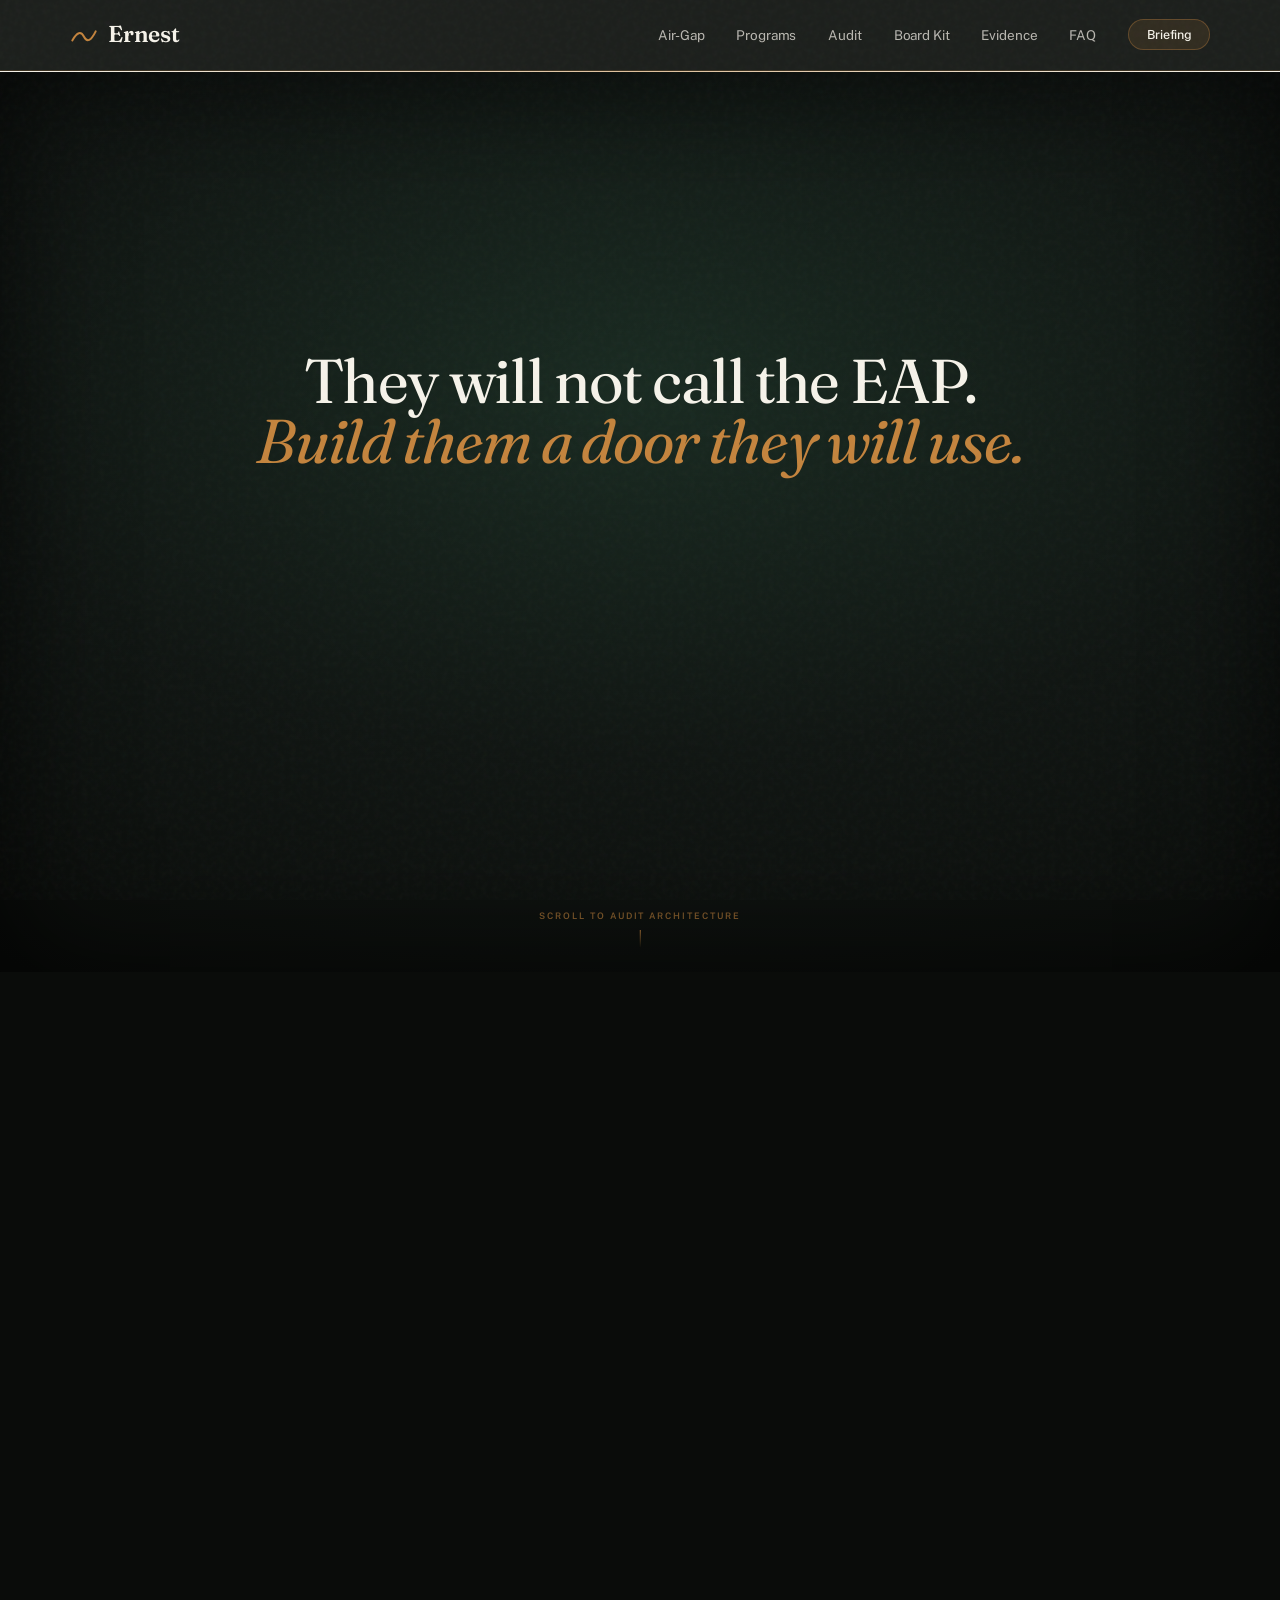
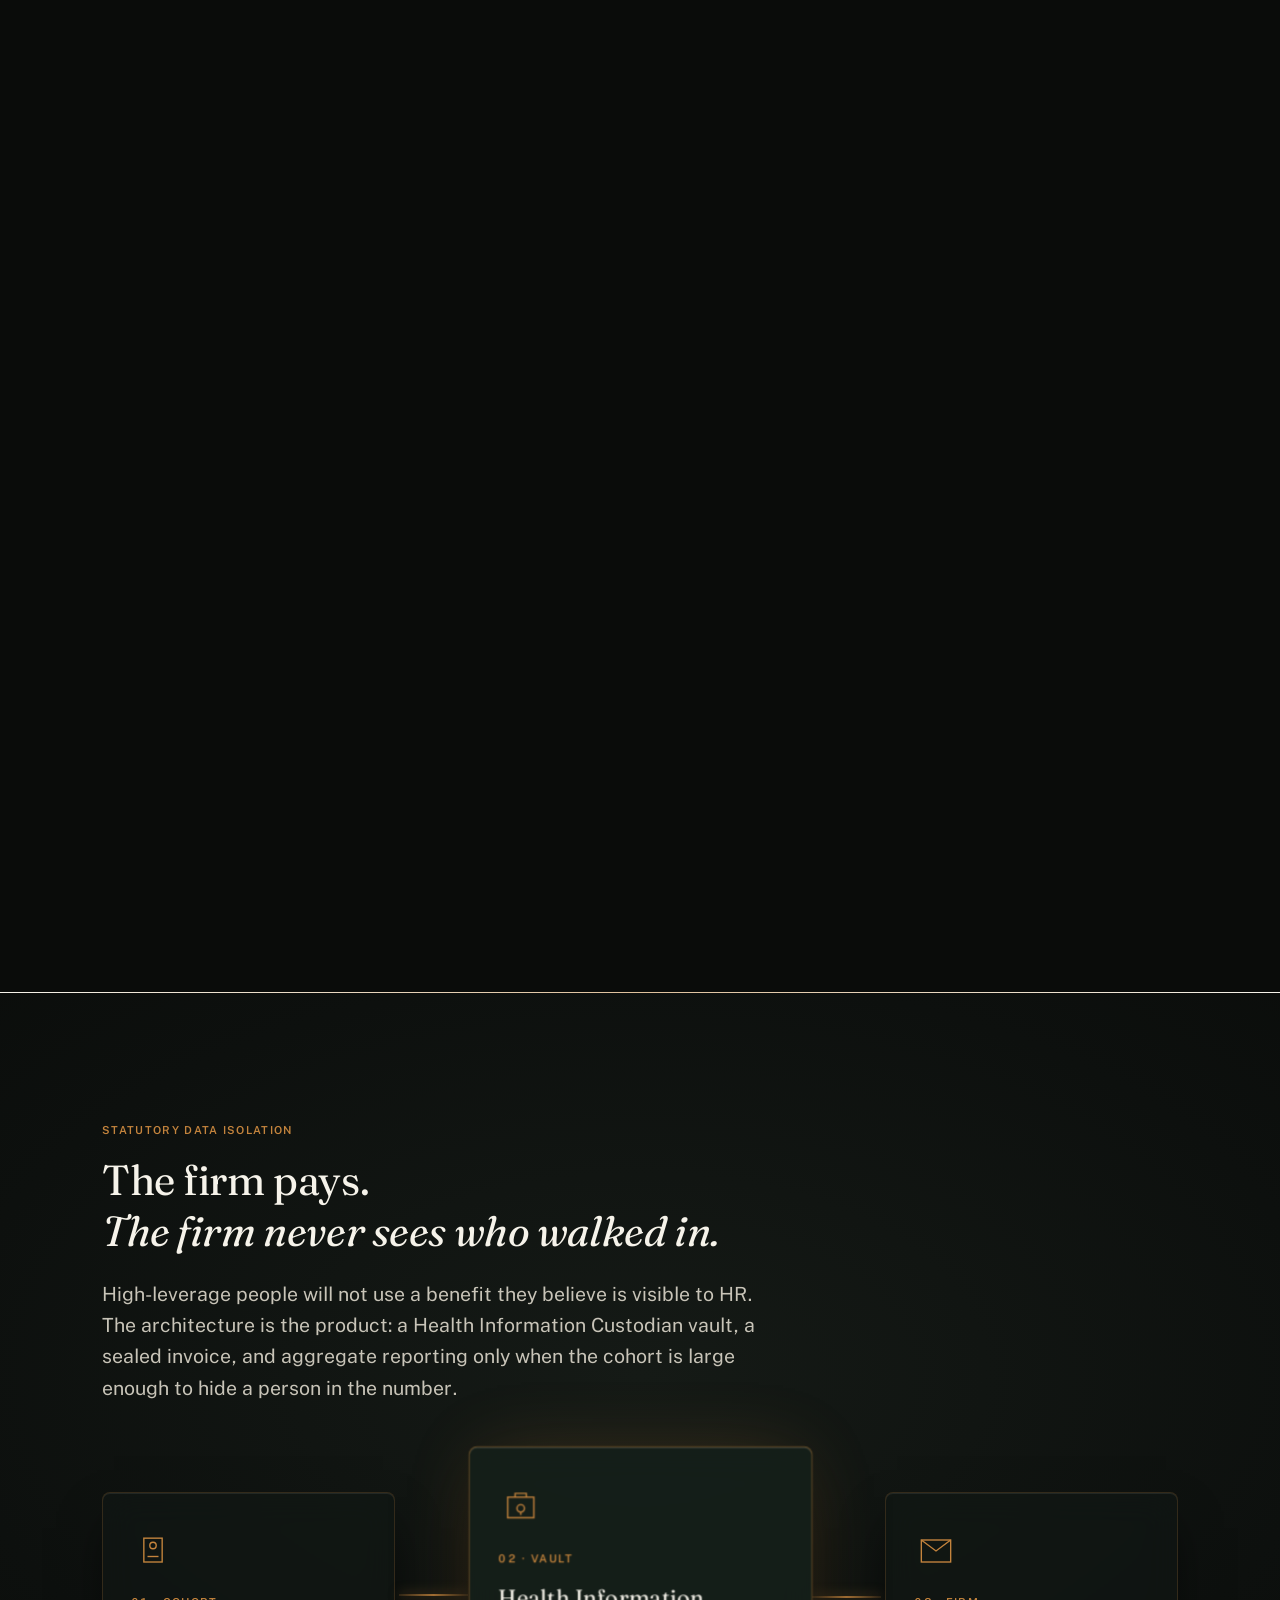
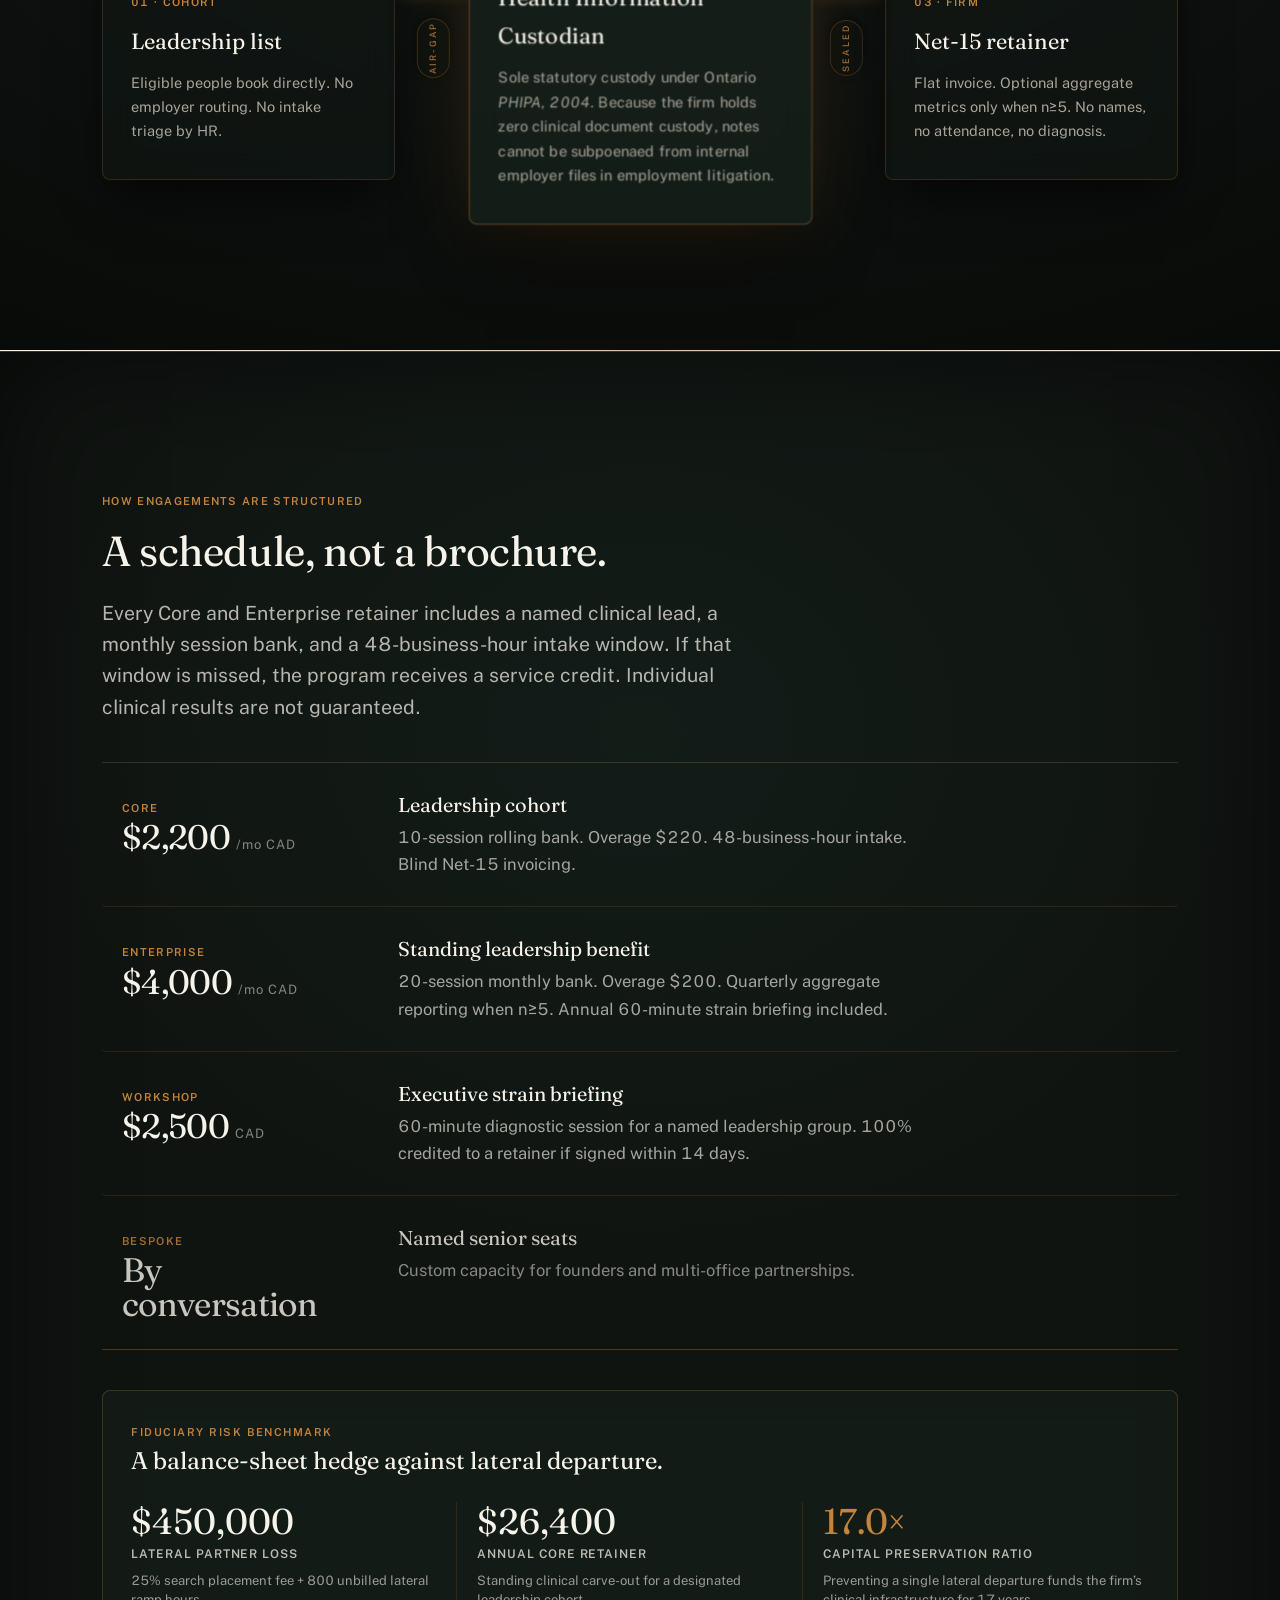
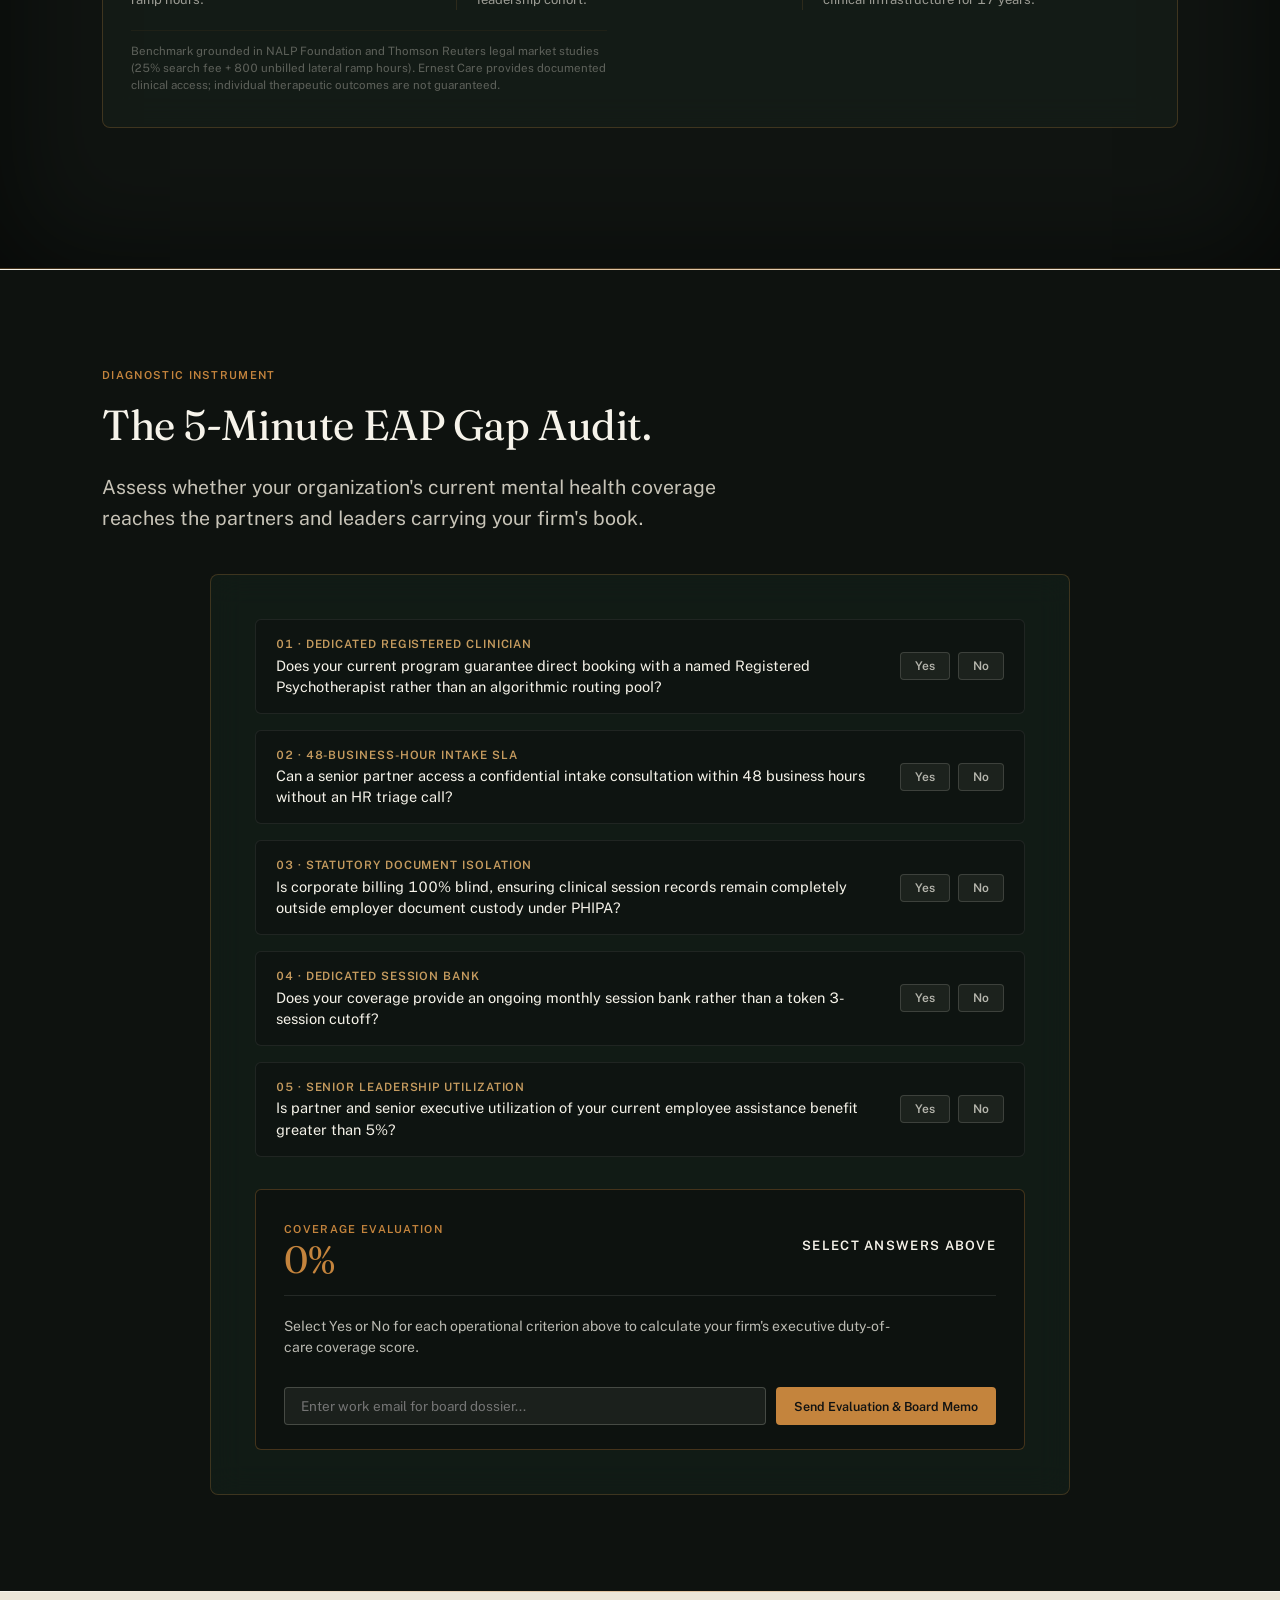
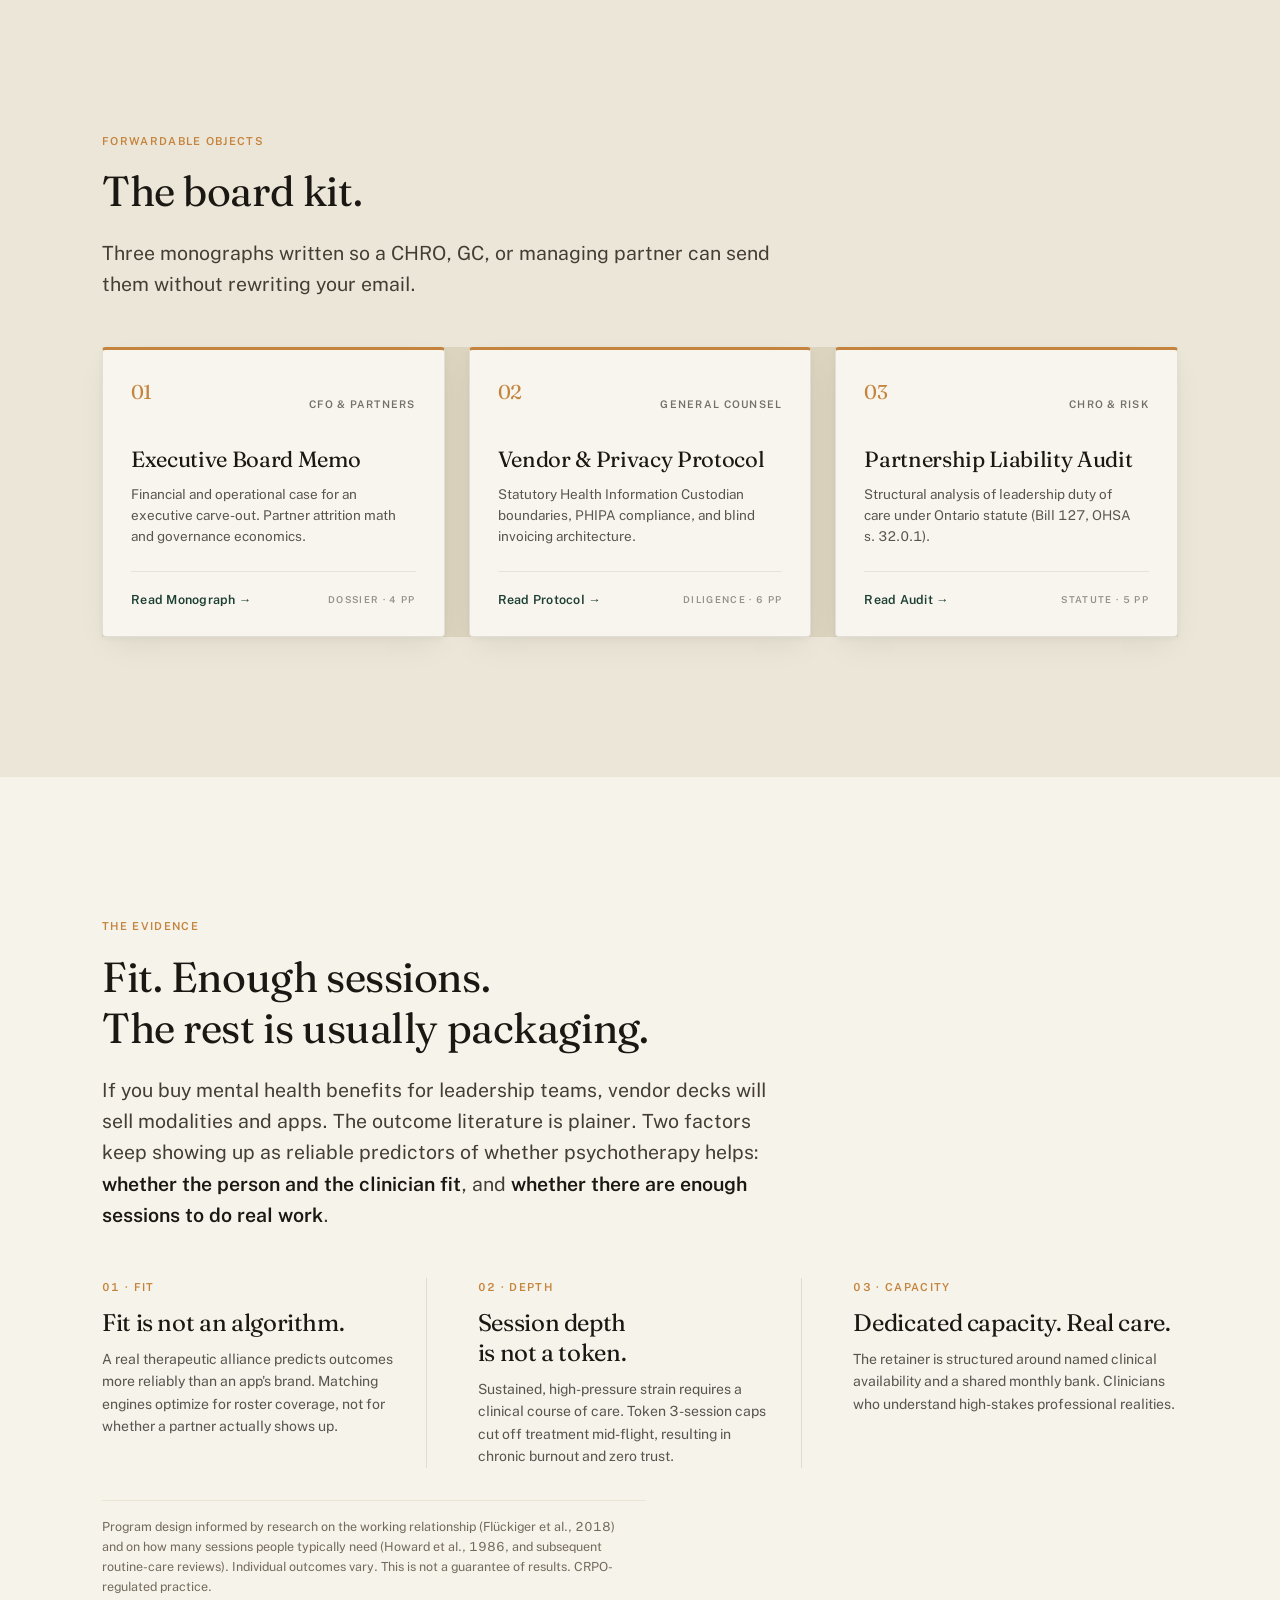
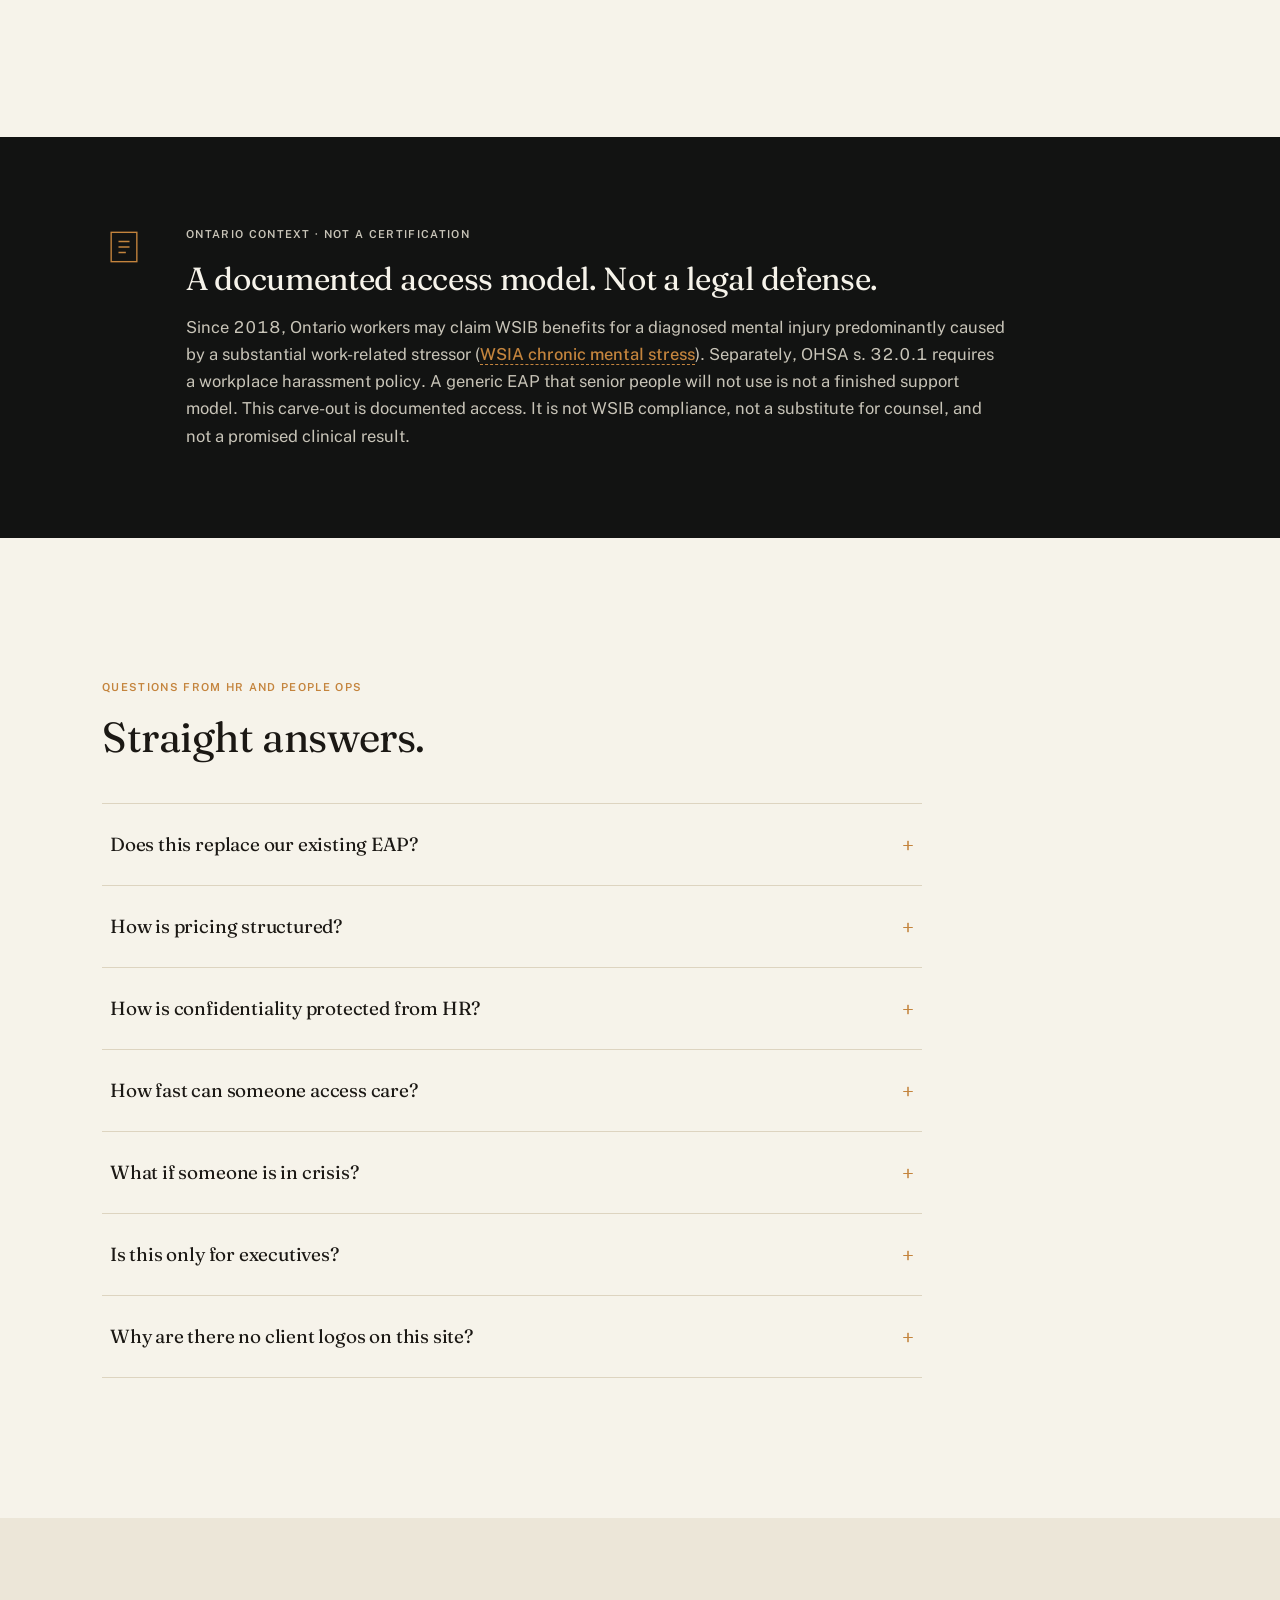
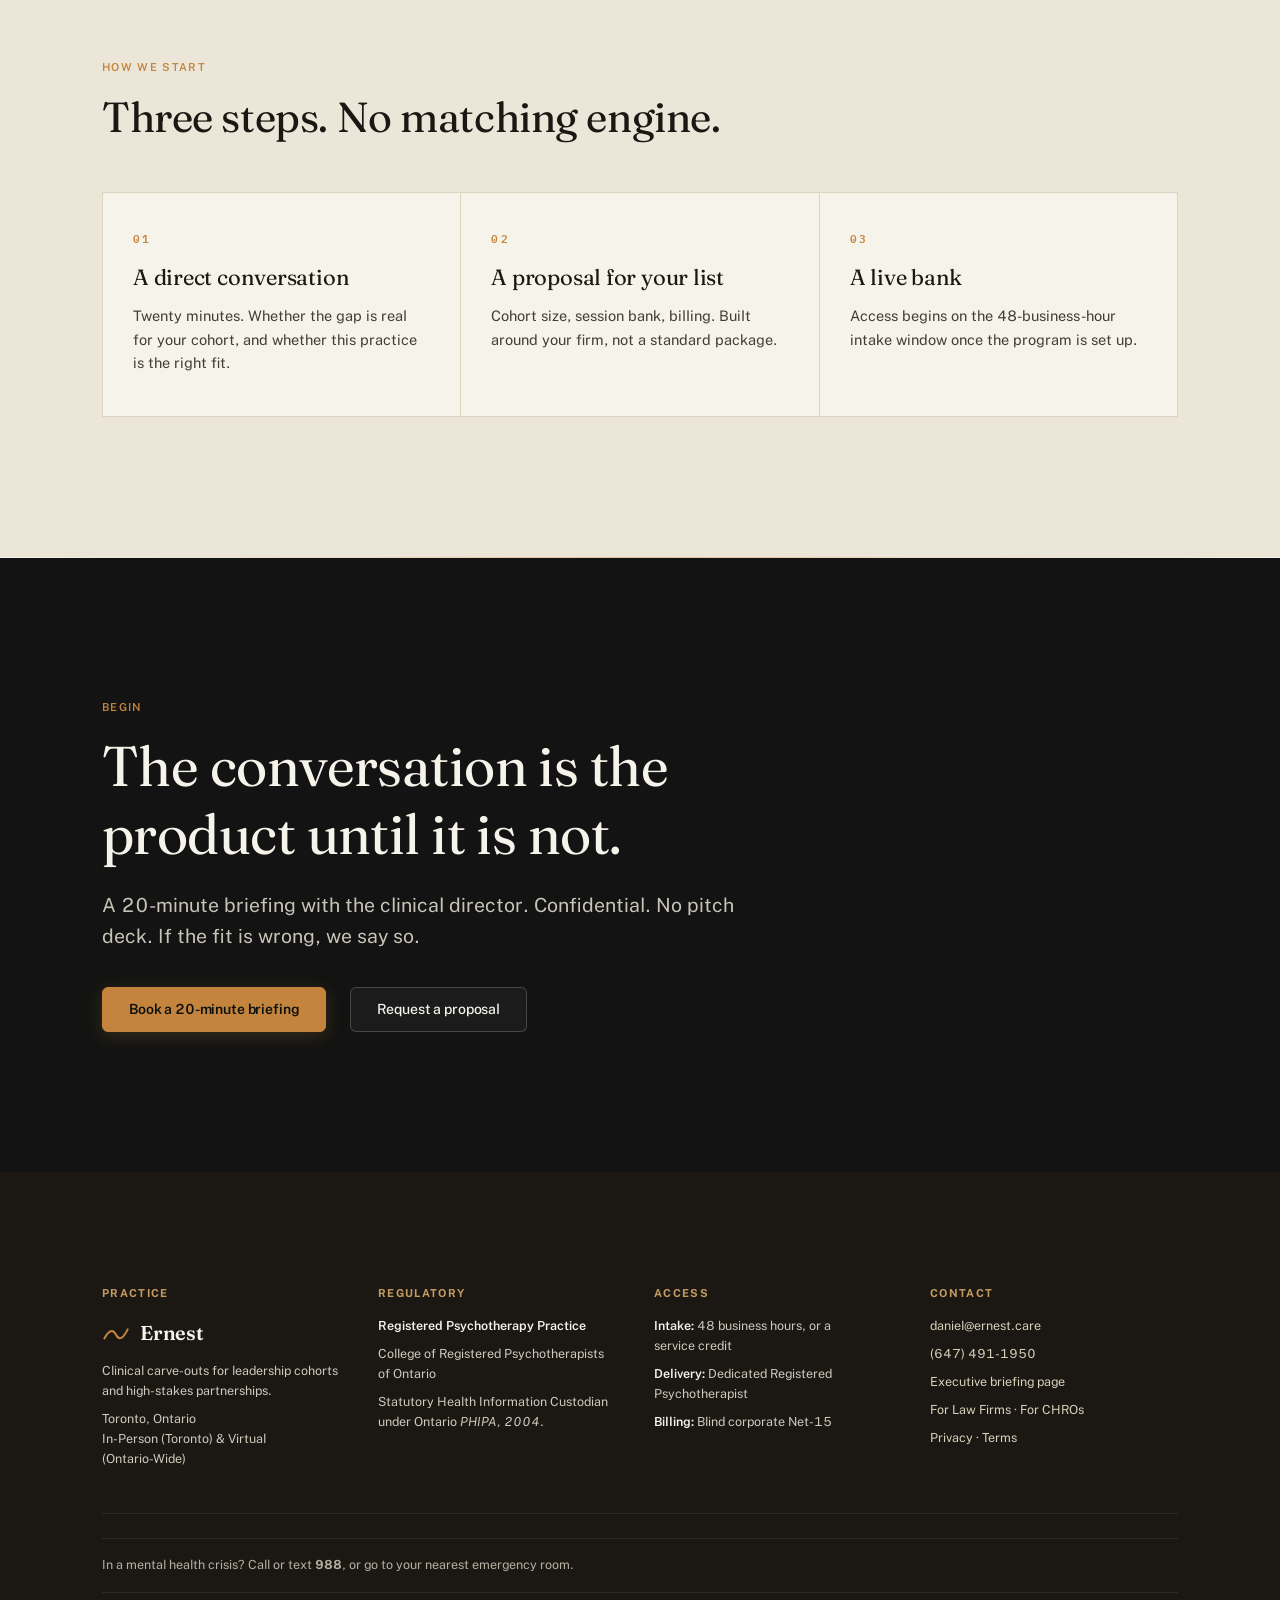
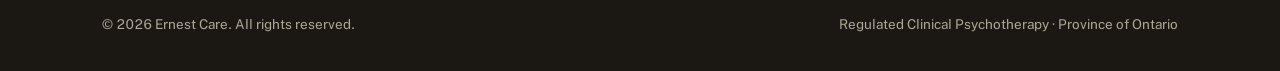
<file: index.html>
<!DOCTYPE html>
<html lang="en">
<head>
<!-- Google tag (gtag.js) -->
<script async src="https://www.googletagmanager.com/gtag/js?id=G-HH7PYEG5RD"></script>
<script>
  window.dataLayer = window.dataLayer || [];
  function gtag(){dataLayer.push(arguments);}
  gtag('js', new Date());
  gtag('config', 'G-HH7PYEG5RD');
  gtag('config', 'AW-946159700');
</script>
<meta charset="UTF-8">
<meta name="viewport" content="width=device-width, initial-scale=1.0">
<title>Ernest Care | Clinical Carve-Out for Leadership Teams</title>
<meta name="description" content="Confidential clinical carve-outs for Ontario leadership teams. Dedicated Registered Psychotherapist, monthly session banks, 48-business-hour intake, and statutory health data isolation.">
<link rel="canonical" href="https://ernest.care/">
<meta name="theme-color" content="#121312">
<link rel="preconnect" href="https://fonts.googleapis.com">
<link rel="preconnect" href="https://fonts.gstatic.com" crossorigin>
<link href="https://fonts.googleapis.com/css2?family=Fraunces:ital,opsz,wght@0,9..144,400;0,9..144,600;1,9..144,400;1,9..144,600&family=IBM+Plex+Mono:wght@500;600&family=Public+Sans:wght@400;500;600;700&display=swap" rel="stylesheet">
<link rel="stylesheet" href="styles.css?v=72">
<link rel="icon" href="favicon.svg" type="image/svg+xml">
<link rel="apple-touch-icon" href="apple-touch-icon.png">
<script type="application/ld+json">
{
  "@context": "https://schema.org",
  "@type": "ProfessionalService",
  "name": "Ernest Care",
  "url": "https://ernest.care/",
  "telephone": "+1-647-491-1950",
  "email": "daniel@ernest.care",
  "description": "Ernest Care provides confidential clinical carve-outs for Ontario professional leadership cohorts with dedicated Registered Psychotherapists and statutory health data isolation.",
  "address": {"@type": "PostalAddress", "addressLocality": "Toronto", "addressRegion": "ON", "addressCountry": "CA"},
  "areaServed": [{"@type": "AdministrativeArea", "name": "Ontario"}],
  "priceRange": "Corporate retainers from $2,200/month CAD"
}
</script>
<script type="application/ld+json">
{
  "@context": "https://schema.org",
  "@type": "FAQPage",
  "mainEntity": [
    {
      "@type": "Question",
      "name": "Does this replace our existing EAP?",
      "acceptedAnswer": {
        "@type": "Answer",
        "text": "It can, or it can sit alongside one as a carve-out for leadership and senior professionals who are not using the standard benefit. Most organizations start as a complement, then reassess once utilization data shows the gap it is closing."
      }
    },
    {
      "@type": "Question",
      "name": "How is pricing structured?",
      "acceptedAnswer": {
        "@type": "Answer",
        "text": "Corporate retainers start at $2,200 per month CAD for Core (10 sessions per month, $220 overage) and $4,000 per month for Enterprise (20 sessions, $200 overage). There is no per-session claims process."
      }
    },
    {
      "@type": "Question",
      "name": "How is confidentiality protected from HR?",
      "acceptedAnswer": {
        "@type": "Answer",
        "text": "Sessions are never disclosed to HR or leadership. What comes back is aggregate, de-identified utilization data only, and only when the cohort is large enough (n greater than or equal to 5)."
      }
    },
    {
      "@type": "Question",
      "name": "How fast can someone access care?",
      "acceptedAnswer": {
        "@type": "Answer",
        "text": "48 business hours from first contact to intake consultation for anyone on a Core or Enterprise retainer. If that window is missed, the program receives a service credit."
      }
    },
    {
      "@type": "Question",
      "name": "What if someone is in crisis?",
      "acceptedAnswer": {
        "@type": "Answer",
        "text": "This is not a crisis service. Anyone in immediate crisis should call or text 988 or go to the nearest emergency room."
      }
    },
    {
      "@type": "Question",
      "name": "Is this only for executives?",
      "acceptedAnswer": {
        "@type": "Answer",
        "text": "The primary design is for leadership and senior professionals in high-responsibility roles, the group standard EAPs tend to reach least effectively. Organizations define the eligible cohort themselves."
      }
    },
    {
      "@type": "Question",
      "name": "Why are there no client logos on this site?",
      "acceptedAnswer": {
        "@type": "Answer",
        "text": "We do not publish our client roster. When an organization retains us for executive clinical support, their participation is protected with the exact same legal rigor as our clinical privacy. Our corporate relationships are completely off the record."
      }
    }
  ]
}
</script>
<noscript><style>.reveal, .mask-line span, .fade-up, .fade-up-stagger > * { opacity: 1 !important; transform: none !important; }</style></noscript>
<meta property="og:type" content="website">
<meta property="og:title" content="Ernest Care | Clinical Carve-Out for Leadership Teams">
<meta property="og:description" content="Named clinician. Session bank. 48-business-hour intake. The firm never sees who attended.">
<meta property="og:url" content="https://ernest.care/">
<meta property="og:image" content="https://ernest.care/og-image.png">
<meta property="og:image:width" content="1200">
<meta property="og:image:height" content="630">
<meta name="twitter:card" content="summary_large_image">
<meta name="twitter:title" content="Ernest Care | Clinical Carve-Out for Leadership Teams">
<meta name="twitter:description" content="Named clinician. Session bank. 48-business-hour intake. The firm never sees who attended.">
<meta name="twitter:image" content="https://ernest.care/og-image.png">
</head>
<body>

<a class="skip-link" href="#main">Skip to content</a>

<header>
  <div class="container nav-row">
    <a href="#top" class="wordmark" aria-label="Ernest Care home">
      <svg class="flourish" width="28" height="18" viewBox="0 0 30 20" aria-hidden="true"><path d="M2 16 Q 10 2, 15 12 T 28 6"/></svg>
      Ernest
    </a>
    <nav class="links" aria-label="Primary">
      <a class="navlink" href="#air-gap">Air-Gap</a>
      <a class="navlink" href="#programs">Programs</a>
      <a class="navlink" href="#audit">Audit</a>
      <a class="navlink" href="#diligence-kit">Board Kit</a>
      <a class="navlink" href="#evidence">Evidence</a>
      <a class="navlink" href="#faq">FAQ</a>
      <a href="https://cal.com/daniel-cooper/30min?notes=Executive%20Carve-Out%20Briefing" target="_blank" rel="noopener" class="btn js-booking">Briefing</a>
    </nav>
    <button id="mobile-toggle" type="button" aria-label="Open menu" aria-controls="mobile-menu" aria-expanded="false">
      <svg width="24" height="24" fill="none" stroke="currentColor" stroke-width="1.5" aria-hidden="true"><path d="M4 7h16M4 12h16M4 17h16"/></svg>
    </button>
  </div>
  <div id="mobile-menu">
    <a href="#air-gap">Air-Gap</a>
    <a href="#programs">Programs</a>
    <a href="#audit">Audit</a>
    <a href="#diligence-kit">Board Kit</a>
    <a href="#evidence">Evidence</a>
    <a href="#faq">FAQ</a>
    <a href="https://cal.com/daniel-cooper/30min?notes=Executive%20Carve-Out%20Briefing" target="_blank" rel="noopener" class="js-booking">Book a 20-minute briefing</a>
  </div>
</header>

<main id="main">

  <!-- 1. HERO: enemy + mechanism + plate -->
  <div class="gold-rule"></div>
  <!-- 1. HERO: CINEMATIC SCROLL-DRIVEN ARCHITECTURE -->
  <div class="hero-scroll-track" id="top">
    <div class="hero-sticky-stage">
      <section class="hero-obsidian">
        <div class="container hero-choreography">
          
          <!-- Left: Devastating Hook (starts right/full-width, slides left to anchor without layout shift) -->
          <div class="hero-copy-stage">
            <div class="hero-h1-anchor">
              <h1 class="hero-display">
                <div class="hero-line hl-1">They will not call the EAP.</div>
                <div class="hero-line hl-2"><em>Build them a door they will use.</em></div>
              </h1>
            </div>
            
            <div class="hero-subtext-stage">
              <p class="hero-lede">The people whose book you cannot replace will not dial a 1-800 line. Ernest Care is a confidential carve-out: a dedicated Registered Psychotherapist, a reserved session bank, and intake within 48 business hours. The firm never sees who attended.</p>
              <div class="cta-row">
                <a href="https://cal.com/daniel-cooper/30min?notes=Executive%20Carve-Out%20Briefing" target="_blank" rel="noopener" class="btn btn-brass js-booking">Book a 20-minute briefing</a>
                <a href="#air-gap" class="btn btn-outline btn-on-dark">See the air-gap</a>
              </div>
            </div>
          </div>

          <!-- Right: Specification Instrument (fades & slides in from right after headline anchors) -->
          <aside class="hero-spec-stage" aria-label="Executive Carve-Out Specification">
            <div class="spec-card-inner">
              <div class="spec-header">
                <span class="spec-badge"><span class="pulse-dot"></span> CLINICAL CARVE-OUT SPECIFICATION</span>
              </div>
              
              <div class="spec-grid">
                <div class="spec-row">
                  <div class="spec-idx">01</div>
                  <div class="spec-body">
                    <h3>Named Clinician</h3>
                    <p>Dedicated Registered Psychotherapist. No triage apps or rotating interns.</p>
                  </div>
                </div>
                
                <div class="spec-row">
                  <div class="spec-idx">02</div>
                  <div class="spec-body">
                    <h3>48-Hour SLA</h3>
                    <p>Direct intake inside 48 business hours, backed by an automatic fee credit.</p>
                  </div>
                </div>
                
                <div class="spec-row">
                  <div class="spec-idx">03</div>
                  <div class="spec-body">
                    <h3>Statutory Air-Gap</h3>
                    <p>Sole PHIPA custodian. Session records are legally insulated from the firm.</p>
                  </div>
                </div>
                
                <div class="spec-row">
                  <div class="spec-idx">04</div>
                  <div class="spec-body">
                    <h3>Blind Invoicing</h3>
                    <p>Flat monthly Net-15 retainer bank. Zero names, attendance logs, or codes.</p>
                  </div>
                </div>
              </div>
            </div>
          </aside>

        </div>
        
        <!-- Apple-style subtle scroll prompt -->
        <div class="hero-scroll-cue" aria-hidden="true">
          <span class="cue-label">SCROLL TO AUDIT ARCHITECTURE</span>
          <span class="cue-line"></span>
        </div>
      </section>
    </div>
  </div>

  <div class="gold-rule"></div>
  <section class="airgap-field" id="air-gap">
    <div class="container">
      <p class="coord fade-up">STATUTORY DATA ISOLATION</p>
      <h2 class="fade-up">The firm pays.<br><em>The firm never sees who walked in.</em></h2>
      <p class="lede on-dark fade-up">High-leverage people will not use a benefit they believe is visible to HR. The architecture is the product: a Health Information Custodian vault, a sealed invoice, and aggregate reporting only when the cohort is large enough to hide a person in the number.</p>

      <div class="vault-row" role="img" aria-label="Three chambers: leadership cohort, clinical vault, employer invoice. A gap separates clinical records from the firm.">
        <div class="vault-chamber">
          <svg viewBox="0 0 48 48" class="mark mark-lg" aria-hidden="true"><rect x="14" y="10" width="20" height="26" fill="none" stroke="currentColor" stroke-width="1.5"/><circle cx="24" cy="18" r="3.5" fill="none" stroke="currentColor" stroke-width="1.5"/><path d="M18 30h12" stroke="currentColor" stroke-width="1.5"/></svg>
          <span class="coord">01 &middot; COHORT</span>
          <strong>Leadership list</strong>
          <p>Eligible people book directly. No employer routing. No intake triage by HR.</p>
        </div>
        <div class="vault-void" aria-hidden="true">
          <span class="filament"></span>
          <span class="void-label">AIR-GAP</span>
        </div>
        <div class="vault-chamber vault-chamber-core">
          <svg viewBox="0 0 48 48" class="mark mark-lg" aria-hidden="true"><rect x="10" y="14" width="28" height="22" fill="none" stroke="currentColor" stroke-width="1.5"/><path d="M18 14v-4h12v4" fill="none" stroke="currentColor" stroke-width="1.5"/><circle cx="24" cy="26" r="4" fill="none" stroke="currentColor" stroke-width="1.5"/><path d="M24 30v3" stroke="currentColor" stroke-width="1.5"/></svg>
          <span class="coord">02 &middot; VAULT</span>
          <strong>Health Information Custodian</strong>
          <p>Sole statutory custody under Ontario <em>PHIPA, 2004</em>. Because the firm holds zero clinical document custody, notes cannot be subpoenaed from internal employer files in employment litigation.</p>
        </div>
        <div class="vault-void" aria-hidden="true">
          <span class="filament"></span>
          <span class="void-label">SEALED</span>
        </div>
        <div class="vault-chamber">
          <svg viewBox="0 0 48 48" class="mark mark-lg" aria-hidden="true"><rect x="8" y="12" width="32" height="24" fill="none" stroke="currentColor" stroke-width="1.5"/><path d="M8 12l16 12L40 12" stroke="currentColor" stroke-width="1.5" fill="none"/></svg>
          <span class="coord">03 &middot; FIRM</span>
          <strong>Net-15 retainer</strong>
          <p>Flat invoice. Optional aggregate metrics only when n&ge;5. No names, no attendance, no diagnosis.</p>
        </div>
      </div>
    </div>
  </section>

  <div class="gold-rule"></div>
  <!-- 4. TARIFF -->
  <section class="section tariff-section" id="programs">
    <div class="container">
      <p class="coord fade-up">HOW ENGAGEMENTS ARE STRUCTURED</p>
      <h2 class="fade-up">A schedule, not a brochure.</h2>
      <p class="lede fade-up">Every Core and Enterprise retainer includes a named clinical lead, a monthly session bank, and a 48-business-hour intake window. If that window is missed, the program receives a service credit. Individual clinical results are not guaranteed.</p>

      <div class="tariff-sheet">
        <div class="tariff-row">
          <div class="tariff-tier">
            <span class="coord">CORE</span>
            <div class="tariff-price">$2,200<span>/mo CAD</span></div>
          </div>
          <div class="tariff-body">
            <h3>Leadership cohort</h3>
            <p>10-session rolling bank. Overage $220. 48-business-hour intake. Blind Net-15 invoicing.</p>
          </div>
        </div>
        <div class="tariff-row">
          <div class="tariff-tier">
            <span class="coord">ENTERPRISE</span>
            <div class="tariff-price">$4,000<span>/mo CAD</span></div>
          </div>
          <div class="tariff-body">
            <h3>Standing leadership benefit</h3>
            <p>20-session monthly bank. Overage $200. Quarterly aggregate reporting when n&ge;5. Annual 60-minute strain briefing included.</p>
          </div>
        </div>
        <div class="tariff-row">
          <div class="tariff-tier">
            <span class="coord">WORKSHOP</span>
            <div class="tariff-price">$2,500<span>CAD</span></div>
          </div>
          <div class="tariff-body">
            <h3>Executive strain briefing</h3>
            <p>60-minute diagnostic session for a named leadership group. 100% credited to a retainer if signed within 14 days.</p>
          </div>
        </div>
        <div class="tariff-row tariff-row-quiet">
          <div class="tariff-tier">
            <span class="coord">BESPOKE</span>
            <div class="tariff-price tariff-price-sm">By conversation</div>
          </div>
          <div class="tariff-body">
            <h3>Named senior seats</h3>
            <p>Custom capacity for founders and multi-office partnerships.</p>
          </div>
        </div>
      </div>

      <!-- CAPITAL PRESERVATION BENCHMARK -->
      <div class="yield-dock fade-up">
        <div class="yield-header">
          <span class="coord">FIDUCIARY RISK BENCHMARK</span>
          <h3>A balance-sheet hedge against lateral departure.</h3>
        </div>
        <div class="yield-grid">
          <div class="yield-cell">
            <span class="yield-num">$450,000</span>
            <span class="yield-label">Lateral Partner Loss</span>
            <p class="yield-desc">25% search placement fee + 800 unbilled lateral ramp hours.</p>
          </div>
          <div class="yield-cell">
            <span class="yield-num">$26,400</span>
            <span class="yield-label">Annual Core Retainer</span>
            <p class="yield-desc">Standing clinical carve-out for a designated leadership cohort.</p>
          </div>
          <div class="yield-cell yield-cell-highlight">
            <span class="yield-num">17.0&times;</span>
            <span class="yield-label">Capital Preservation Ratio</span>
            <p class="yield-desc">Preventing a single lateral departure funds the firm&rsquo;s clinical infrastructure for 17 years.</p>
          </div>
        </div>
        <p class="yield-desc" style="margin-top: 20px; font-size: 11.5px; opacity: 0.55; border-top: 1px solid rgba(196, 132, 61, 0.12); padding-top: 12px;">Benchmark grounded in NALP Foundation and Thomson Reuters legal market studies (25% search fee + 800 unbilled lateral ramp hours). Ernest Care provides documented clinical access; individual therapeutic outcomes are not guaranteed.</p>
      </div>
    </div>
  </section>

  <div class="gold-rule"></div>
  <!-- 5. EAP GAP DIAGNOSTIC -->
  <section class="diagnostic-section" id="audit">
    <div class="container">
      <p class="coord fade-up">DIAGNOSTIC INSTRUMENT</p>
      <h2 class="fade-up">The 5-Minute EAP Gap Audit.</h2>
      <p class="lede on-dark fade-up">Assess whether your organization's current mental health coverage reaches the partners and leaders carrying your firm's book.</p>

      <div class="diagnostic-card fade-up">
        <div class="diagnostic-q-stack">
          <div class="diagnostic-q-row">
            <div class="diagnostic-q-text">
              <strong>01 &middot; Dedicated Registered Clinician</strong>
              Does your current program guarantee direct booking with a named Registered Psychotherapist rather than an algorithmic routing pool?
            </div>
            <div class="diagnostic-btn-group">
              <button type="button" class="diag-btn diag-btn-yes" aria-label="Question 1 Yes">Yes</button>
              <button type="button" class="diag-btn diag-btn-no" aria-label="Question 1 No">No</button>
            </div>
          </div>

          <div class="diagnostic-q-row">
            <div class="diagnostic-q-text">
              <strong>02 &middot; 48-Business-Hour Intake SLA</strong>
              Can a senior partner access a confidential intake consultation within 48 business hours without an HR triage call?
            </div>
            <div class="diagnostic-btn-group">
              <button type="button" class="diag-btn diag-btn-yes" aria-label="Question 2 Yes">Yes</button>
              <button type="button" class="diag-btn diag-btn-no" aria-label="Question 2 No">No</button>
            </div>
          </div>

          <div class="diagnostic-q-row">
            <div class="diagnostic-q-text">
              <strong>03 &middot; Statutory Document Isolation</strong>
              Is corporate billing 100% blind, ensuring clinical session records remain completely outside employer document custody under PHIPA?
            </div>
            <div class="diagnostic-btn-group">
              <button type="button" class="diag-btn diag-btn-yes" aria-label="Question 3 Yes">Yes</button>
              <button type="button" class="diag-btn diag-btn-no" aria-label="Question 3 No">No</button>
            </div>
          </div>

          <div class="diagnostic-q-row">
            <div class="diagnostic-q-text">
              <strong>04 &middot; Dedicated Session Bank</strong>
              Does your coverage provide an ongoing monthly session bank rather than a token 3-session cutoff?
            </div>
            <div class="diagnostic-btn-group">
              <button type="button" class="diag-btn diag-btn-yes" aria-label="Question 4 Yes">Yes</button>
              <button type="button" class="diag-btn diag-btn-no" aria-label="Question 4 No">No</button>
            </div>
          </div>

          <div class="diagnostic-q-row">
            <div class="diagnostic-q-text">
              <strong>05 &middot; Senior Leadership Utilization</strong>
              Is partner and senior executive utilization of your current employee assistance benefit greater than 5%?
            </div>
            <div class="diagnostic-btn-group">
              <button type="button" class="diag-btn diag-btn-yes" aria-label="Question 5 Yes">Yes</button>
              <button type="button" class="diag-btn diag-btn-no" aria-label="Question 5 No">No</button>
            </div>
          </div>
        </div>

        <div class="diagnostic-result-dock">
          <div class="diag-score-row">
            <div>
              <span class="coord">COVERAGE EVALUATION</span>
              <div class="diag-score-val" id="diag-score-val">0%</div>
            </div>
            <span class="diag-score-status" id="diag-score-status">SELECT ANSWERS ABOVE</span>
          </div>
          <p class="diag-analysis-p" id="diag-analysis-p">Select Yes or No for each operational criterion above to calculate your firm's executive duty-of-care coverage score.</p>
          <form class="diag-email-form" id="diag-email-form">
            <input type="email" class="diag-email-input" id="diag-email-input" placeholder="Enter work email for board dossier..." required aria-label="Work email address">
            <button type="submit" class="diag-email-btn">Send Evaluation &amp; Board Memo</button>
          </form>
          <p class="diag-email-confirm" id="diag-email-confirm"></p>
        </div>
      </div>
    </div>
  </section>

  <div class="gold-rule"></div>
  <!-- 6. BOARD KIT -->
  <section class="section section-deep" id="diligence-kit">
    <div class="container">
      <p class="coord fade-up">FORWARDABLE OBJECTS</p>
      <h2 class="fade-up">The board kit.</h2>
      <p class="lede fade-up">Three monographs written so a CHRO, GC, or managing partner can send them without rewriting your email.</p>
      <div class="kit-grid">
        <a class="kit-plate" href="reports/executive-memo.html" target="_blank" rel="noopener">
          <div class="kit-header">
            <span class="kit-num">01</span>
            <span class="coord">CFO &amp; PARTNERS</span>
          </div>
          <h3>Executive Board Memo</h3>
          <p>Financial and operational case for an executive carve-out. Partner attrition math and governance economics.</p>
          <div class="kit-footer">
            <span class="kit-action">Read Monograph &rarr;</span>
            <span class="kit-tag">DOSSIER &middot; 4 PP</span>
          </div>
        </a>
        <a class="kit-plate" href="reports/vendor-diligence.html" target="_blank" rel="noopener">
          <div class="kit-header">
            <span class="kit-num">02</span>
            <span class="coord">GENERAL COUNSEL</span>
          </div>
          <h3>Vendor &amp; Privacy Protocol</h3>
          <p>Statutory Health Information Custodian boundaries, PHIPA compliance, and blind invoicing architecture.</p>
          <div class="kit-footer">
            <span class="kit-action">Read Protocol &rarr;</span>
            <span class="kit-tag">DILIGENCE &middot; 6 PP</span>
          </div>
        </a>
        <a class="kit-plate" href="reports/liability-audit.html" target="_blank" rel="noopener">
          <div class="kit-header">
            <span class="kit-num">03</span>
            <span class="coord">CHRO &amp; RISK</span>
          </div>
          <h3>Partnership Liability Audit</h3>
          <p>Structural analysis of leadership duty of care under Ontario statute (Bill 127, OHSA s. 32.0.1).</p>
          <div class="kit-footer">
            <span class="kit-action">Read Audit &rarr;</span>
            <span class="kit-tag">STATUTE &middot; 5 PP</span>
          </div>
        </a>
      </div>
    </div>
  </section>

  <!-- 6. FIT / SESSIONS -->
  <section class="section" id="evidence"><a id="fit" style="position:relative; top:-100px; display:block; visibility:hidden;"></a>
    <div class="container">
      <p class="coord fade-up">THE EVIDENCE</p>
      <h2 class="fade-up">Fit. Enough sessions.<br>The rest is usually packaging.</h2>
      <p class="lede fade-up">If you buy mental health benefits for leadership teams, vendor decks will sell modalities and apps. The outcome literature is plainer. Two factors keep showing up as reliable predictors of whether psychotherapy helps: <strong>whether the person and the clinician fit</strong>, and <strong>whether there are enough sessions to do real work</strong>.</p>
      <div class="evidence-trio fade-up-stagger">
        <div class="evidence-col">
          <span class="coord">01 &middot; FIT</span>
          <h3>Fit is not an algorithm.</h3>
          <p>A real therapeutic alliance predicts outcomes more reliably than an app's brand. Matching engines optimize for roster coverage, not for whether a partner actually shows up.</p>
        </div>
        <div class="evidence-col">
          <span class="coord">02 &middot; DEPTH</span>
          <h3>Session depth is not a token.</h3>
          <p>Sustained, high-pressure strain requires a clinical course of care. Token 3-session caps cut off treatment mid-flight, resulting in chronic burnout and zero trust.</p>
        </div>
        <div class="evidence-col">
          <span class="coord">03 &middot; CAPACITY</span>
          <h3>Dedicated capacity. Real care.</h3>
          <p>The retainer is structured around named clinical availability and a shared monthly bank. Clinicians who understand high-stakes professional realities.</p>
        </div>
      </div>
      <p class="footnote">Program design informed by research on the working relationship (Flückiger et al., 2018) and on how many sessions people typically need (Howard et al., 1986, and subsequent routine-care reviews). Individual outcomes vary. This is not a guarantee of results. CRPO-regulated practice.</p>
    </div>
  </section>

  <!-- 7. DUTY FOOTNOTE -->
  <section class="duty-field">
    <div class="container duty-inner">
      <svg viewBox="0 0 48 48" class="mark mark-lg" aria-hidden="true"><rect x="10" y="8" width="28" height="32" fill="none" stroke="currentColor" stroke-width="1.5"/><path d="M18 18h12M18 24h12M18 30h8" stroke="currentColor" stroke-width="1.5"/></svg>
      <div>
        <p class="coord">ONTARIO CONTEXT &middot; NOT A CERTIFICATION</p>
        <h2>A documented access model. Not a legal defense.</h2>
        <p>Since 2018, Ontario workers may claim WSIB benefits for a diagnosed mental injury predominantly caused by a substantial work-related stressor (<span class="term-tooltip" tabindex="0">WSIA chronic mental stress<span class="term-tooltip-content">Bill 127 amended the Workplace Safety and Insurance Act so chronic mental stress can be compensable. Ordinary employer decisions (workload, hours, discipline, termination) are generally excluded. A clinical retainer is not WSIB coverage and is not a defense.</span></span>). Separately, OHSA s. 32.0.1 requires a workplace harassment policy. A generic EAP that senior people will not use is not a finished support model. This carve-out is documented access. It is not WSIB compliance, not a substitute for counsel, and not a promised clinical result.</p>
      </div>
    </div>
  </section>

  <!-- 8. FAQ -->
  <section class="section container" id="faq">
    <p class="coord fade-up">QUESTIONS FROM HR AND PEOPLE OPS</p>
    <h2 class="fade-up">Straight answers.</h2>
    <div class="faq-stack">
      <details class="faq">
        <summary>Does this replace our existing EAP?</summary>
        <div class="faq-a">It can, or it can sit alongside one as a carve-out for leadership and senior professionals who are not using the standard benefit. Most organizations start as a complement, then reassess once utilization data shows the gap it is closing.</div>
      </details>
      <details class="faq">
        <summary>How is pricing structured?</summary>
        <div class="faq-a">Corporate retainers start at $2,200/month CAD for Core (10 sessions/month, $220 overage) and $4,000/month for Enterprise (20 sessions, $200 overage). There is no per-session claims process. Bespoke work is quoted. The $2,500 workshop is credited in full toward a retainer signed within 14 days.</div>
      </details>
      <details class="faq">
        <summary>How is confidentiality protected from HR?</summary>
        <div class="faq-a">Sessions are never disclosed to HR or leadership. What comes back is aggregate, de-identified utilization data only, and only when the cohort is large enough (n&ge;5) that a person cannot be read out of the number.</div>
      </details>
      <details class="faq">
        <summary>How fast can someone access care?</summary>
        <div class="faq-a">48 business hours from first contact to intake consultation for anyone on a Core or Enterprise retainer. If that window is missed, the program receives a service credit. No matching algorithm, no queue.</div>
      </details>
      <details class="faq">
        <summary>What if someone is in crisis?</summary>
        <div class="faq-a">This is not a crisis service. Anyone in immediate crisis should call or text 988 or go to the nearest emergency room. Ernest Care is built for sustained, high-functioning strain, not acute emergencies.</div>
      </details>
      <details class="faq">
        <summary>Is this only for executives?</summary>
        <div class="faq-a">The primary design is for leadership and senior professionals in high-responsibility, client-facing, or high-stakes roles, the group standard EAPs tend to reach least effectively. Organizations define the eligible cohort themselves.</div>
      </details>
      <details class="faq">
        <summary>Why are there no client logos on this site?</summary>
        <div class="faq-a">We do not publish our client roster. When an organization retains us for executive clinical support, their participation is protected with the exact same legal rigor as our clinical privacy. Our corporate relationships are completely off the record.</div>
      </details>
    </div>
  </section>

  <!-- 9. HOW WE START -->
  <section class="section section-deep" id="start">
    <div class="container">
      <p class="coord fade-up">HOW WE START</p>
      <h2 class="fade-up">Three steps. No matching engine.</h2>
      <ol class="start-rail">
        <li>
          <span class="coord">01</span>
          <h3>A direct conversation</h3>
          <p>Twenty minutes. Whether the gap is real for your cohort, and whether this practice is the right fit.</p>
        </li>
        <li>
          <span class="coord">02</span>
          <h3>A proposal for your list</h3>
          <p>Cohort size, session bank, billing. Built around your firm, not a standard package.</p>
        </li>
        <li>
          <span class="coord">03</span>
          <h3>A live bank</h3>
          <p>Access begins on the 48-business-hour intake window once the program is set up.</p>
        </li>
      </ol>
    </div>
  </section>

  <div class="gold-rule"></div>
  <!-- 10. CLOSER (inside main) -->
  <section class="closer-field" id="contact">
    <div class="container closer-inner">
      <p class="coord">BEGIN</p>
      <h2>The conversation is the product until it is not.</h2>
      <p class="lede on-dark">A 20-minute briefing with the clinical director. Confidential. No pitch deck. If the fit is wrong, we say so.</p>
      <div class="cta-row">
        <a href="https://cal.com/daniel-cooper/30min?notes=Executive%20Carve-Out%20Briefing" target="_blank" rel="noopener" class="btn btn-brass js-booking">Book a 20-minute briefing</a>
        <a href="mailto:daniel@ernest.care" class="btn btn-outline btn-on-dark">Request a proposal</a>
      </div>
    </div>
  </section>

</main>

<footer>
  <div class="container">
    <div class="colophon-grid">
      <div class="colophon-col">
        <h4>Practice</h4>
        <div class="wordmark wordmark-foot"><svg class="flourish" width="28" height="18" viewBox="0 0 30 20" aria-hidden="true"><path d="M2 16 Q 10 2, 15 12 T 28 6"/></svg> Ernest</div>
        <p>Clinical carve-outs for leadership cohorts and high-stakes partnerships.</p>
        <p>Toronto, Ontario<br>In-Person (Toronto) &amp; Virtual (Ontario-Wide)</p>
      </div>
      <div class="colophon-col">
        <h4>Regulatory</h4>
        <p><strong>Registered Psychotherapy Practice</strong></p>
        <p>College of Registered Psychotherapists of Ontario</p>
        <p>Statutory Health Information Custodian under Ontario <em>PHIPA, 2004</em>.</p>
      </div>
      <div class="colophon-col">
        <h4>Access</h4>
        <p><strong>Intake:</strong> 48 business hours, or a service credit</p>
        <p><strong>Delivery:</strong> Dedicated Registered Psychotherapist</p>
        <p><strong>Billing:</strong> Blind corporate Net-15</p>
      </div>
      <div class="colophon-col">
        <h4>Contact</h4>
        <p><a href="mailto:daniel@ernest.care">daniel@ernest.care</a></p>
        <p><a href="tel:+16474911950">(647) 491-1950</a></p>
        <p><a href="briefing.html">Executive briefing page</a></p>
        <p><a href="law.html">For Law Firms</a> &middot; <a href="chro.html">For CHROs</a></p>
        <p><a href="privacy.html">Privacy</a> &middot; <a href="terms.html">Terms</a></p>
      </div>
    </div>
    <div class="crisis-notice">
      In a mental health crisis? Call or text <strong>988</strong>, or go to your nearest emergency room.
    </div>
    <div class="legal">
      <span>&copy; 2026 Ernest Care. All rights reserved.</span>
      <span>Regulated Clinical Psychotherapy &middot; Province of Ontario</span>
    </div>
  </div>
</footer>

<script src="site.js?v=72" defer></script>
</body>
</html>
</file>
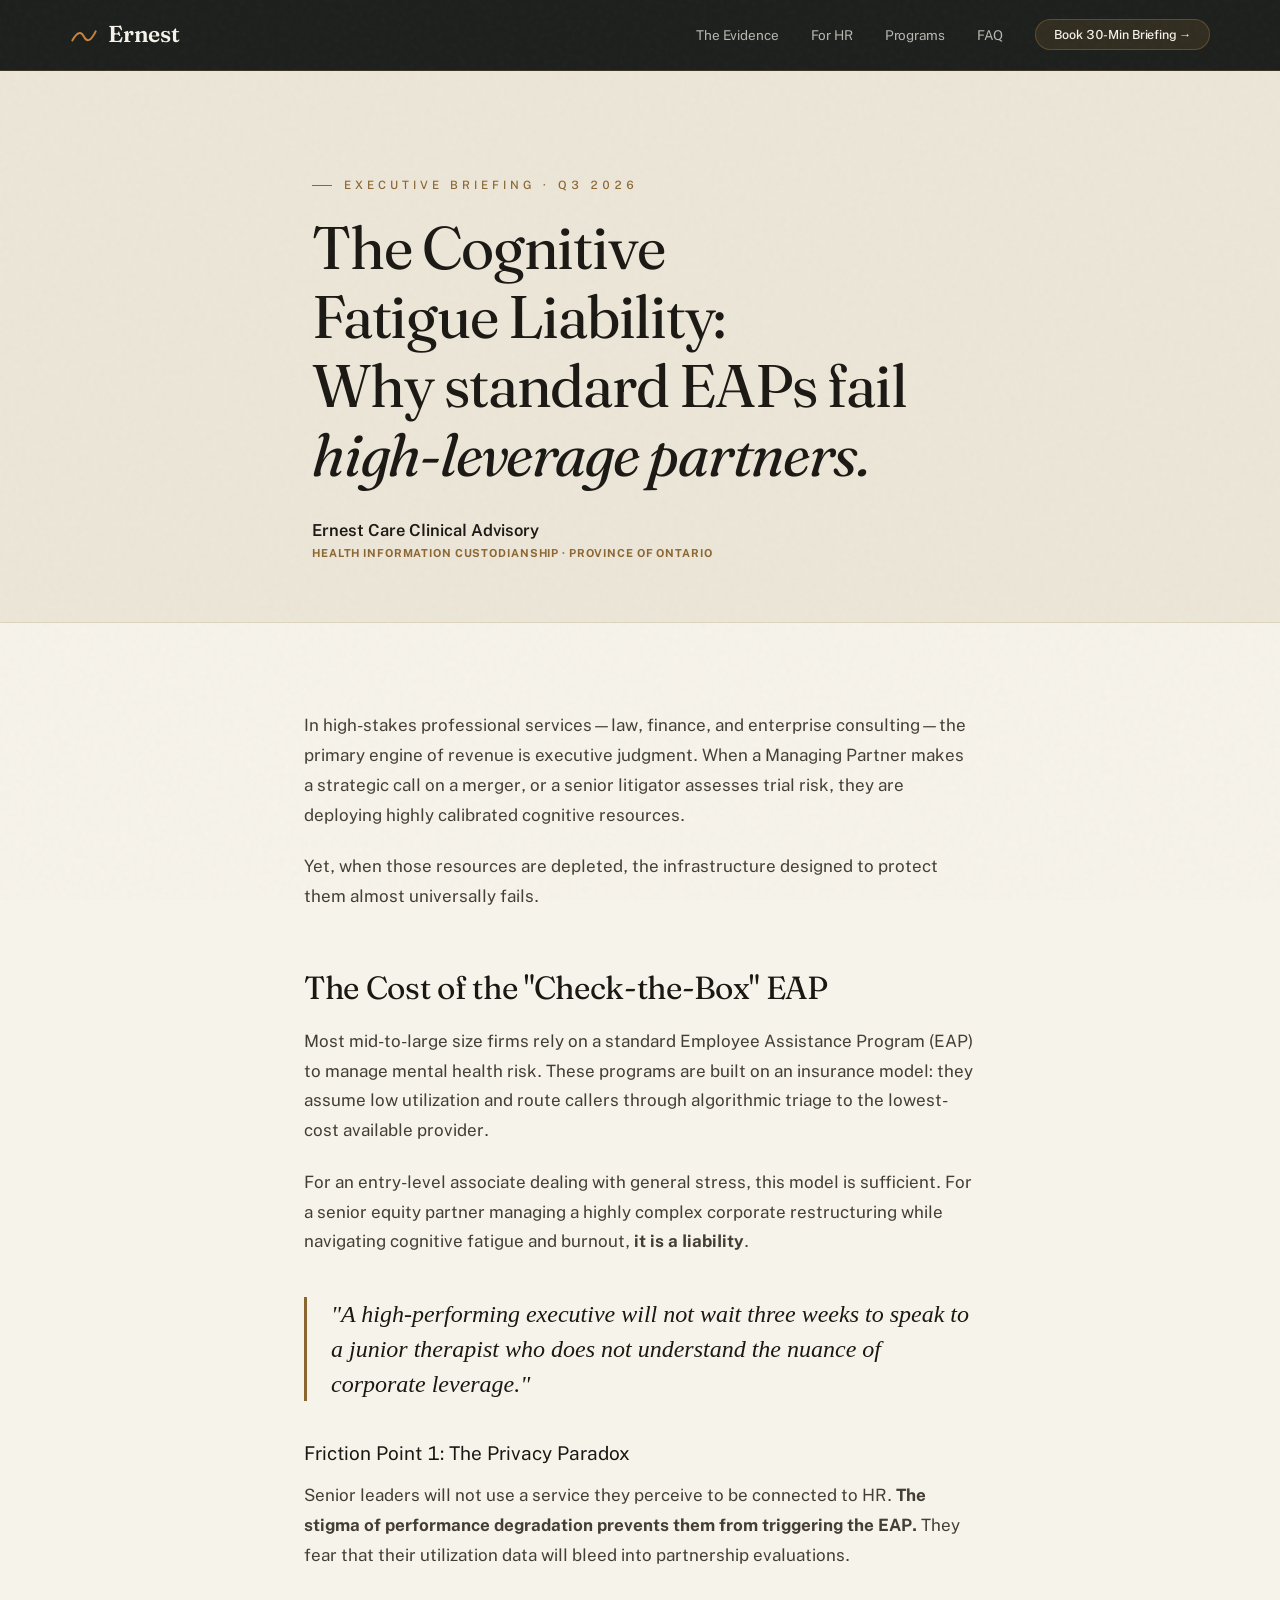
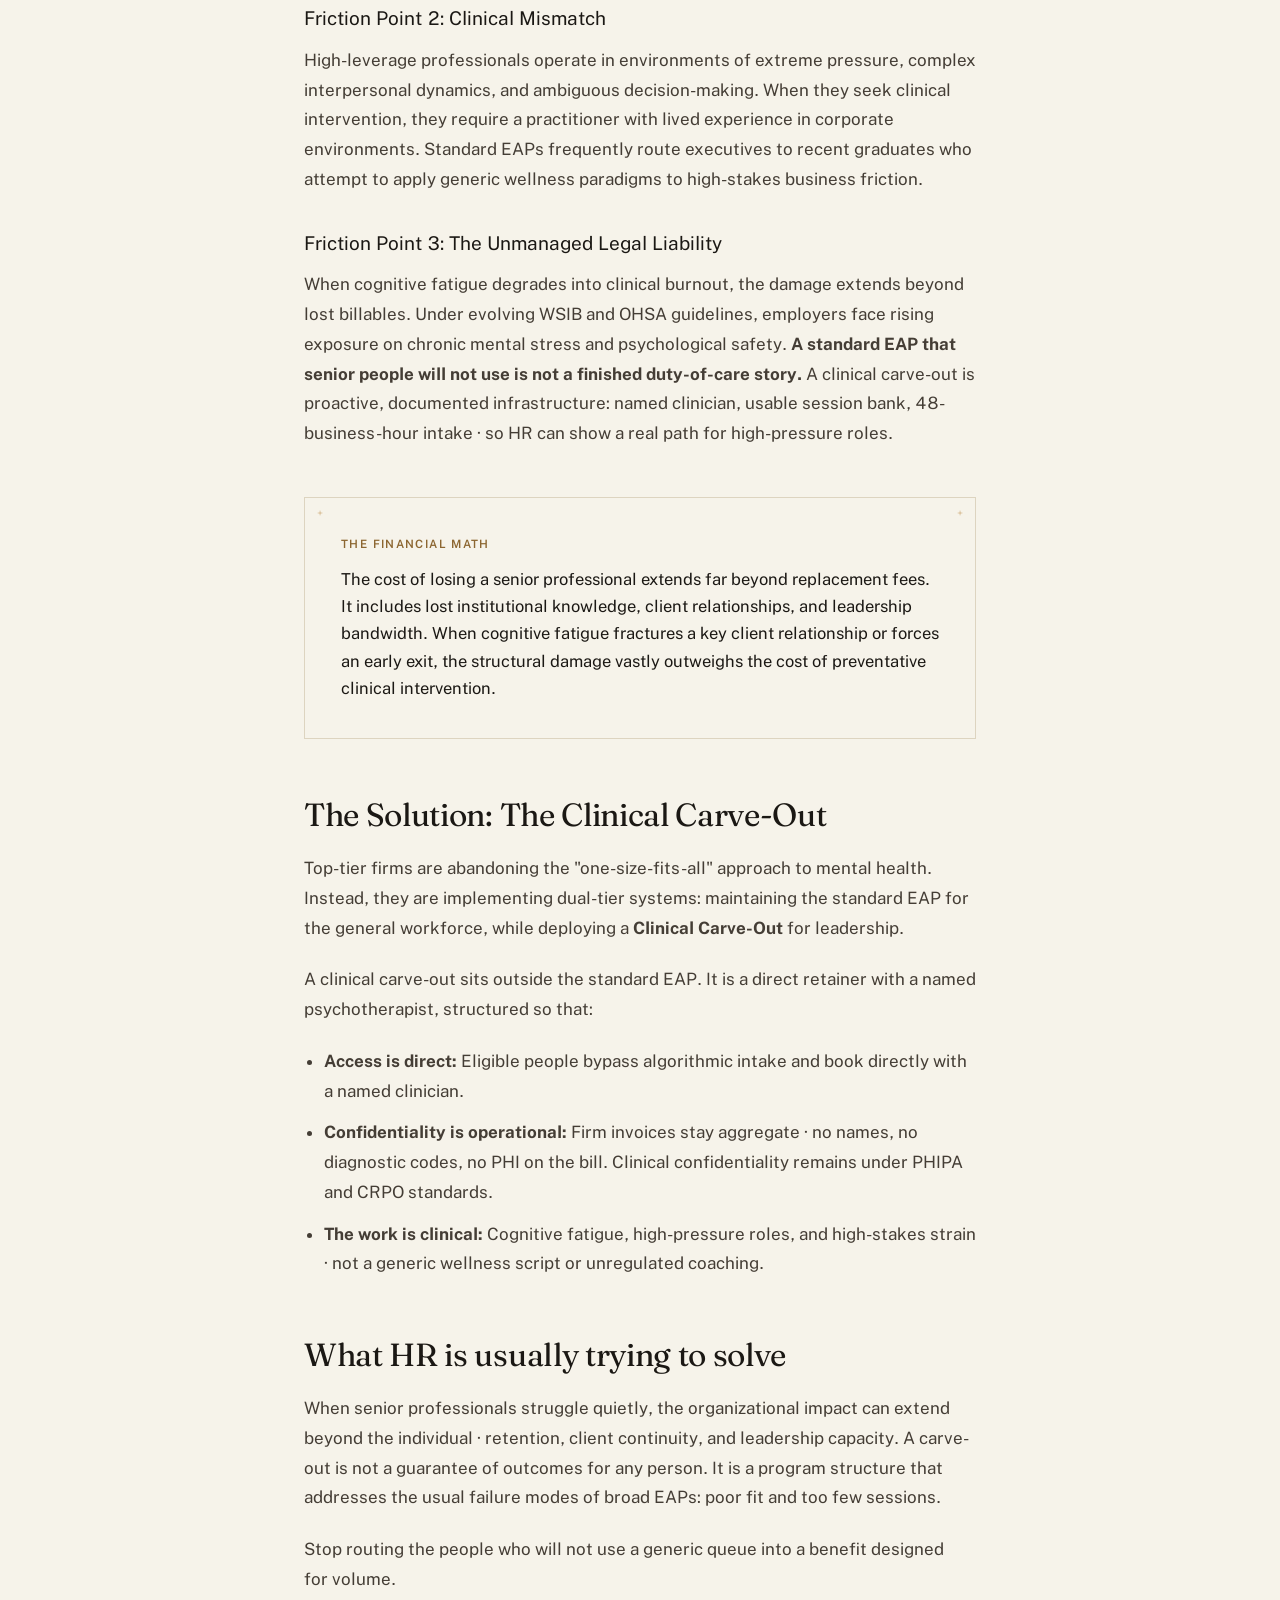
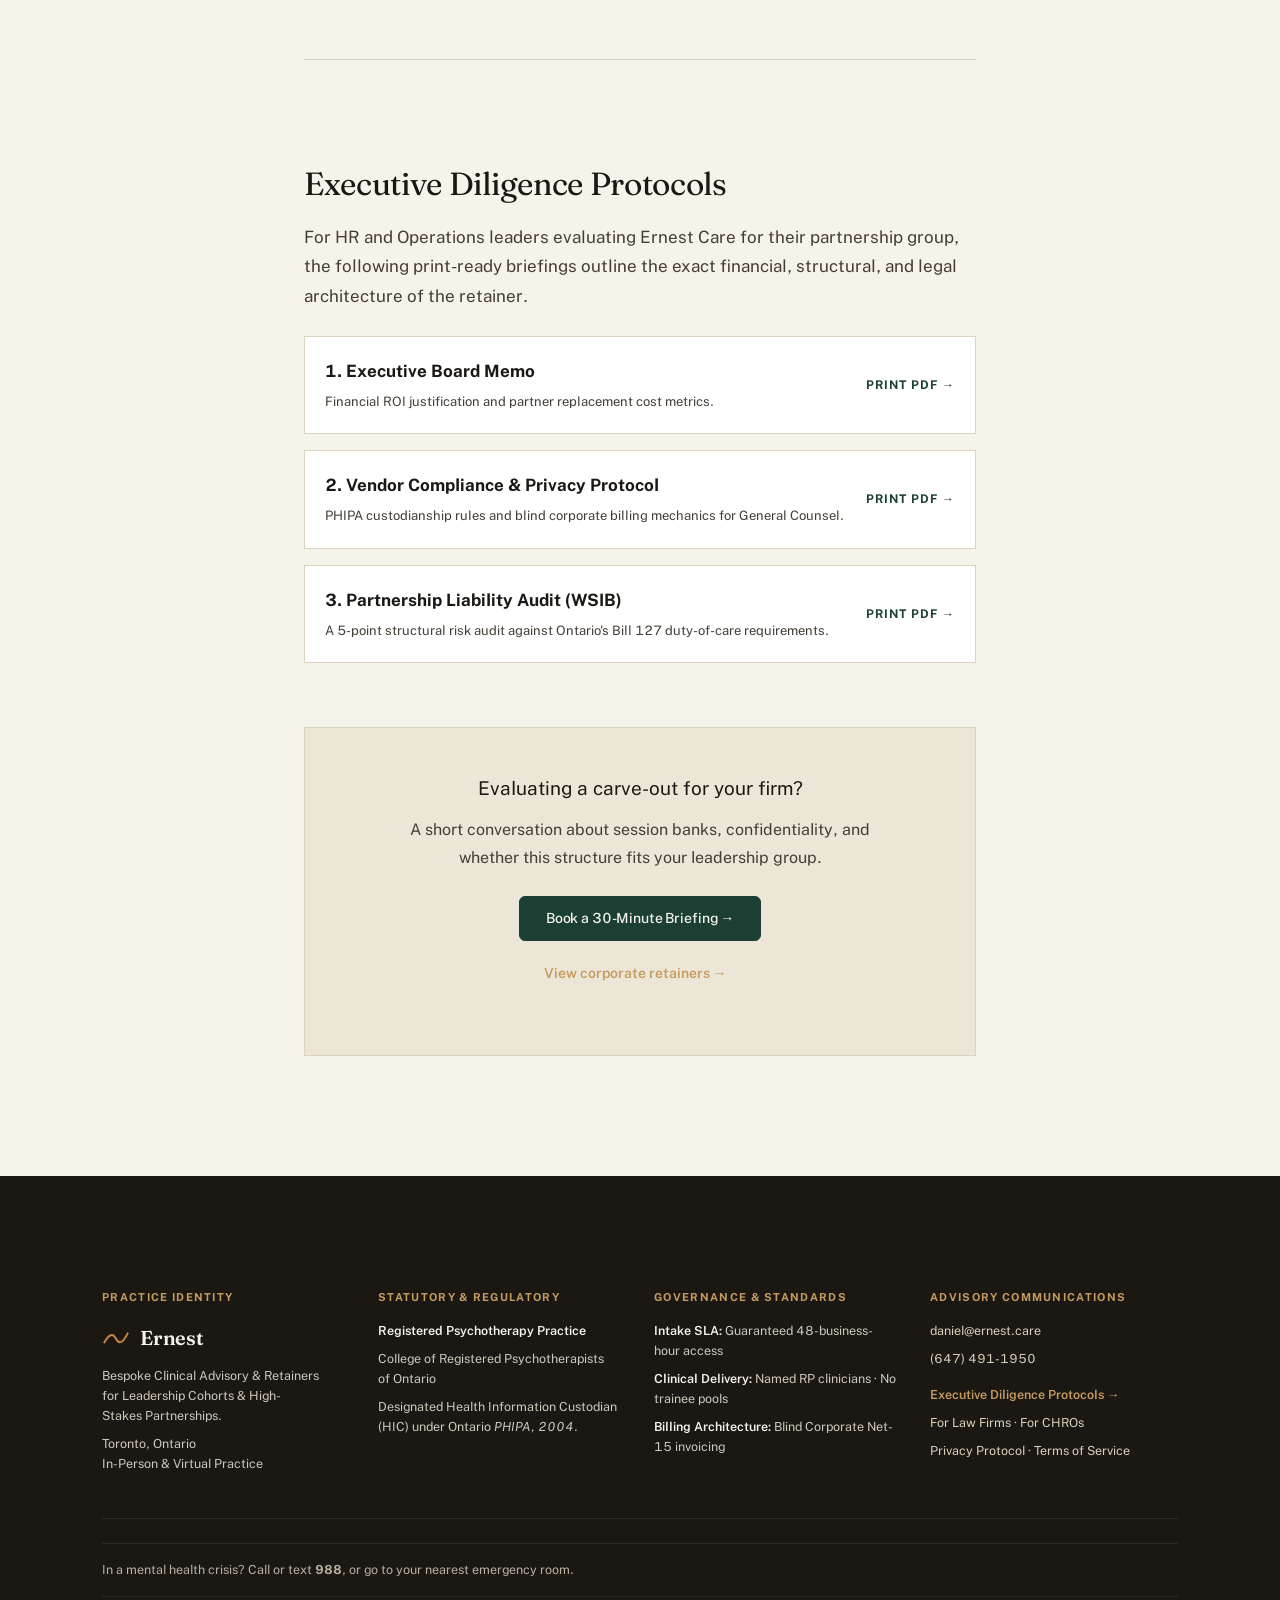
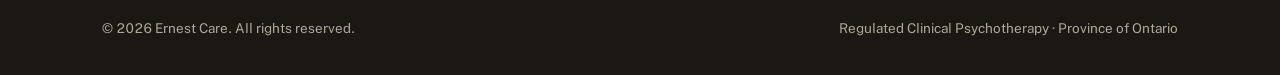
<file: briefing.html>
<!DOCTYPE html>
<html lang="en">
<head>
<!-- Google tag (gtag.js) -->
<script async src="https://www.googletagmanager.com/gtag/js?id=G-HH7PYEG5RD"></script>
<script>
  window.dataLayer = window.dataLayer || [];
  function gtag(){dataLayer.push(arguments);}
  gtag('js', new Date());

  gtag('config', 'G-HH7PYEG5RD');
  gtag('config', 'AW-946159700');
</script>
<meta charset="UTF-8">
<meta name="viewport" content="width=device-width, initial-scale=1.0">
<title>The Cognitive Fatigue Liability | Ernest Care Executive Briefing</title>
<meta name="description" content="Why standard EAPs fail high-leverage partners, and how unmanaged cognitive fatigue degrades decision quality at the executive level.">
<link rel="canonical" href="https://ernest.care/briefing">
<meta name="theme-color" content="#F7F4EC">
<link rel="preconnect" href="https://fonts.googleapis.com">
<link rel="preconnect" href="https://fonts.gstatic.com" crossorigin>
<link href="https://fonts.googleapis.com/css2?family=Fraunces:ital,opsz,wght@0,9..144,400;0,9..144,600;1,9..144,400;1,9..144,600&family=IBM+Plex+Mono:wght@500;600&family=Public+Sans:wght@400;500;600;700&display=swap" rel="stylesheet">
<link rel="stylesheet" href="styles.css?v=72">
<link rel="icon" href="favicon.svg" type="image/svg+xml">
<link rel="apple-touch-icon" href="apple-touch-icon.png">
<style>
  .briefing-hero {
    padding: clamp(60px, 8vw, 96px) 0 clamp(36px, 5vw, 60px);
    border-bottom: 1px solid var(--rule);
    background: var(--paper-deep);
  }
  .article-body {
    max-width: 720px;
    margin: clamp(48px, 7vw, 88px) auto clamp(64px, 10vw, 120px);
    padding: 0 24px;
    font-size: 17px;
    line-height: 1.75;
    color: var(--ink-soft);
  }
  .article-body h2 {
    font-size: clamp(24px, 3.5vw, 32px);
    color: var(--ink);
    margin: 56px 0 20px;
  }
  .article-body h3 {
    font-family: 'Public Sans', sans-serif;
    font-size: 19px;
    color: var(--ink);
    margin: 36px 0 14px;
  }
  .article-body p {
    margin-bottom: 22px;
  }
  .article-body blockquote {
    border-left: 3px solid var(--brass);
    padding-left: 24px;
    margin: 40px 0;
    font-style: italic;
    color: var(--ink);
    font-size: clamp(19px, 2.5vw, 24px);
    font-family: 'Playfair Display', serif;
    line-height: 1.45;
  }
  .article-body .highlight-box {
    background: var(--white);
    border: 1px solid var(--rule);
    padding: clamp(24px, 4vw, 36px);
    margin: 48px 0;
    border-radius: var(--radius-sm);
    box-shadow: var(--shadow-card);
  }
</style>
<noscript><style>.reveal, .mask-line span { opacity: 1 !important; transform: none !important; }</style></noscript>
<meta property="og:type" content="article">
<meta property="og:title" content="The Cognitive Fatigue Liability | Ernest Care Executive Briefing">
<meta property="og:description" content="Why standard EAPs fail high-leverage partners, and how unmanaged cognitive fatigue degrades decision quality.">
<meta property="og:url" content="https://ernest.care/briefing">
<meta property="og:image" content="https://ernest.care/og-image.png">
<meta property="og:image:width" content="1200">
<meta property="og:image:height" content="630">
<meta name="twitter:card" content="summary_large_image">
<meta name="twitter:title" content="The Cognitive Fatigue Liability | Ernest Care Executive Briefing">
<meta name="twitter:description" content="Why standard EAPs fail high-leverage partners, and how unmanaged cognitive fatigue degrades decision quality.">
<meta name="twitter:image" content="https://ernest.care/og-image.png">
</head>
<body>

<header>
  <div class="container nav-row">
    <a href="index.html" class="wordmark" aria-label="Ernest Care home">
      <svg class="flourish" width="28" height="18" viewBox="0 0 30 20" aria-hidden="true"><path d="M2 16 Q 10 2, 15 12 T 28 6"/></svg>
      Ernest
    </a>
    <nav class="links">
      <a class="navlink" href="index.html#evidence">The Evidence</a>
      <a class="navlink" href="index.html#fit">For HR</a>
      <a class="navlink" href="index.html#programs">Programs</a>
      <a class="navlink" href="index.html#faq">FAQ</a>
      <a class="btn js-booking" href="https://cal.com/daniel-cooper/30min?notes=Executive%20Carve-Out%20Briefing" target="_blank" rel="noopener">Book 30-Min Briefing &rarr;</a>
    </nav>
    <button id="mobile-toggle" aria-label="Open menu">
      <svg width="24" height="24" fill="none" stroke="currentColor" stroke-width="2" aria-hidden="true"><path d="M4 6h16M4 12h16M4 18h16"/></svg>
    </button>
  </div>
  <div id="mobile-menu">
    <a href="index.html#evidence">The Evidence</a>
    <a href="index.html#fit">For HR</a>
    <a href="index.html#programs">Programs</a>
    <a href="index.html#faq">FAQ</a>
    <a href="mailto:daniel@ernest.care?subject=Executive%20Briefing%20Inquiry" class="js-booking" style="font-weight: 600; color: var(--brass-bright);">Get in Touch</a>
  </div>
</header>

<main>
  <section class="briefing-hero">
    <div class="container" style="max-width: 720px;">
      <div class="eyebrow">EXECUTIVE BRIEFING &middot; Q3 2026</div>
      <h1 style="margin-bottom: 24px; font-weight: 400; line-height: 1.15; letter-spacing: -0.02em;">
        The Cognitive Fatigue Liability:<br>
        Why standard EAPs fail<br>
        <em>high-leverage partners.</em>
      </h1>
      <div style="display: flex; align-items: center; gap: 16px; margin-top: 28px;">
        <div>
          <div style="font-weight: 600; color: var(--ink);">Ernest Care Clinical Advisory</div>
          <div style="font-family: 'Public Sans', sans-serif; font-size: 11px; font-weight: 700; text-transform: uppercase; letter-spacing: 0.08em; color: var(--brass);">Health Information Custodianship &middot; Province of Ontario</div>
        </div>
      </div>
    </div>
  </section>

  <article class="article-body">
    <p>In high-stakes professional services—law, finance, and enterprise consulting—the primary engine of revenue is executive judgment. When a Managing Partner makes a strategic call on a merger, or a senior litigator assesses trial risk, they are deploying highly calibrated cognitive resources.</p>
    
    <p>Yet, when those resources are depleted, the infrastructure designed to protect them almost universally fails.</p>

    <h2>The Cost of the "Check-the-Box" EAP</h2>
    <p>Most mid-to-large size firms rely on a standard Employee Assistance Program (EAP) to manage mental health risk. These programs are built on an insurance model: they assume low utilization and route callers through algorithmic triage to the lowest-cost available provider.</p>
    
    <p>For an entry-level associate dealing with general stress, this model is sufficient. For a senior equity partner managing a highly complex corporate restructuring while navigating cognitive fatigue and burnout, <strong>it is a liability</strong>.</p>

    <blockquote>"A high-performing executive will not wait three weeks to speak to a junior therapist who does not understand the nuance of corporate leverage."</blockquote>

    <h3>Friction Point 1: The Privacy Paradox</h3>
    <p>Senior leaders will not use a service they perceive to be connected to HR. <strong>The stigma of performance degradation prevents them from triggering the EAP.</strong> They fear that their utilization data will bleed into partnership evaluations.</p>

    <h3>Friction Point 2: Clinical Mismatch</h3>
    <p>High-leverage professionals operate in environments of extreme pressure, complex interpersonal dynamics, and ambiguous decision-making. When they seek clinical intervention, they require a practitioner with lived experience in corporate environments. Standard EAPs frequently route executives to recent graduates who attempt to apply generic wellness paradigms to high-stakes business friction.</p>

    <h3>Friction Point 3: The Unmanaged Legal Liability</h3>
    <p>When cognitive fatigue degrades into clinical burnout, the damage extends beyond lost billables. Under evolving WSIB and OHSA guidelines, employers face rising exposure on chronic mental stress and psychological safety. <strong>A standard EAP that senior people will not use is not a finished duty-of-care story.</strong> A clinical carve-out is proactive, documented infrastructure: named clinician, usable session bank, 48-business-hour intake · so HR can show a real path for high-pressure roles.</p>

    <div class="highlight-box card-blueprint">
      <div style="font-family: 'Public Sans', sans-serif; font-size: 11px; font-weight: 700; text-transform: uppercase; letter-spacing: 0.08em; color: var(--brass); font-size: 11.5px; color: var(--brass); letter-spacing: 0.12em; text-transform: uppercase; margin-bottom: 12px; font-weight: 600;">The Financial Math</div>
      <p style="margin: 0; color: var(--ink); font-size: 16.5px; line-height: 1.65;">The cost of losing a senior professional extends far beyond replacement fees. It includes lost institutional knowledge, client relationships, and leadership bandwidth. When cognitive fatigue fractures a key client relationship or forces an early exit, the structural damage vastly outweighs the cost of preventative clinical intervention.</p>
    </div>

    <h2>The Solution: The Clinical Carve-Out</h2>
    <p>Top-tier firms are abandoning the "one-size-fits-all" approach to mental health. Instead, they are implementing dual-tier systems: maintaining the standard EAP for the general workforce, while deploying a <strong>Clinical Carve-Out</strong> for leadership.</p>

    <p>A clinical carve-out sits outside the standard EAP. It is a direct retainer with a named psychotherapist, structured so that:</p>
    <ul style="padding-left: 20px; color: var(--ink-soft);">
      <li style="margin-bottom: 12px;"><strong>Access is direct:</strong> Eligible people bypass algorithmic intake and book directly with a named clinician.</li>
      <li style="margin-bottom: 12px;"><strong>Confidentiality is operational:</strong> Firm invoices stay aggregate · no names, no diagnostic codes, no PHI on the bill. Clinical confidentiality remains under PHIPA and CRPO standards.</li>
      <li style="margin-bottom: 12px;"><strong>The work is clinical:</strong> Cognitive fatigue, high-pressure roles, and high-stakes strain · not a generic wellness script or unregulated coaching.</li>
    </ul>

    <h2>What HR is usually trying to solve</h2>
    <p>When senior professionals struggle quietly, the organizational impact can extend beyond the individual · retention, client continuity, and leadership capacity. A carve-out is not a guarantee of outcomes for any person. It is a program structure that addresses the usual failure modes of broad EAPs: poor fit and too few sessions.</p>
    
    <p>Stop routing the people who will not use a generic queue into a benefit designed for volume.</p>


    <!-- HR ENABLEMENT ASSETS -->
    <div style="margin-top: 64px; border-top: 1px solid var(--rule); padding-top: 48px;">
      <h2>Executive Diligence Protocols</h2>
      <p>For HR and Operations leaders evaluating Ernest Care for their partnership group, the following print-ready briefings outline the exact financial, structural, and legal architecture of the retainer.</p>
      
      <div style="display: flex; flex-direction: column; gap: 16px; margin-top: 24px;">
        <a href="reports/executive-memo.html" target="_blank" style="display: flex; align-items: center; justify-content: space-between; padding: 20px; border: 1px solid var(--rule); border-radius: var(--radius-sm); text-decoration: none; color: var(--ink); background: #FFF;">
          <div>
            <strong>1. Executive Board Memo</strong>
            <p style="margin: 4px 0 0 0; font-size: 13px; color: var(--ink-soft);">Financial ROI justification and partner replacement cost metrics.</p>
          </div>
          <span style="font-family: 'Public Sans', sans-serif; font-size: 11px; font-weight: 700; text-transform: uppercase; letter-spacing: 0.08em; color: var(--brass); font-size: 12px; color: var(--ledger);">PRINT PDF &rarr;</span>
        </a>
        
        <a href="reports/vendor-diligence.html" target="_blank" style="display: flex; align-items: center; justify-content: space-between; padding: 20px; border: 1px solid var(--rule); border-radius: var(--radius-sm); text-decoration: none; color: var(--ink); background: #FFF;">
          <div>
            <strong>2. Vendor Compliance &amp; Privacy Protocol</strong>
            <p style="margin: 4px 0 0 0; font-size: 13px; color: var(--ink-soft);">PHIPA custodianship rules and blind corporate billing mechanics for General Counsel.</p>
          </div>
          <span style="font-family: 'Public Sans', sans-serif; font-size: 11px; font-weight: 700; text-transform: uppercase; letter-spacing: 0.08em; color: var(--brass); font-size: 12px; color: var(--ledger);">PRINT PDF &rarr;</span>
        </a>
        
        <a href="reports/liability-audit.html" target="_blank" style="display: flex; align-items: center; justify-content: space-between; padding: 20px; border: 1px solid var(--rule); border-radius: var(--radius-sm); text-decoration: none; color: var(--ink); background: #FFF;">
          <div>
            <strong>3. Partnership Liability Audit (WSIB)</strong>
            <p style="margin: 4px 0 0 0; font-size: 13px; color: var(--ink-soft);">A 5-point structural risk audit against Ontario's Bill 127 duty-of-care requirements.</p>
          </div>
          <span style="font-family: 'Public Sans', sans-serif; font-size: 11px; font-weight: 700; text-transform: uppercase; letter-spacing: 0.08em; color: var(--brass); font-size: 12px; color: var(--ledger);">PRINT PDF &rarr;</span>
        </a>
      </div>
    </div>

    <div style="margin-top: 64px; text-align: center; padding: 48px 24px; background: var(--paper-deep); border: 1px solid var(--rule); border-radius: var(--radius-sm);">
      <h3 style="margin-top: 0;">Evaluating a carve-out for your firm?</h3>
      <p style="font-size: 16px; max-width: 480px; margin: 0 auto 24px;">A short conversation about session banks, confidentiality, and whether this structure fits your leadership group.</p>
      <a class="btn js-booking" href="https://cal.com/daniel-cooper/30min?notes=Executive%20Carve-Out%20Briefing" target="_blank" rel="noopener">Book a 30-Minute Briefing &rarr;</a>
      <p style="margin-top: 20px; font-size: 14px;"><a href="index.html#programs" style="font-weight: 600; color: var(--brass-bright);">View corporate retainers →</a></p>
    </div>
  </article>
</main>

<footer>
  <div class="container">
    <div class="colophon-grid">
      <div class="colophon-col">
        <h4>Practice Identity</h4>
        <div class="wordmark wordmark-foot"><svg class="flourish" width="28" height="18" viewBox="0 0 30 20" aria-hidden="true"><path d="M2 16 Q 10 2, 15 12 T 28 6"/></svg> Ernest</div>
        <p>Bespoke Clinical Advisory &amp; Retainers for Leadership Cohorts &amp; High-Stakes Partnerships.</p>
        <p>Toronto, Ontario<br>In-Person &amp; Virtual Practice</p>
      </div>

      <div class="colophon-col">
        <h4>Statutory &amp; Regulatory</h4>
        <p><strong>Registered Psychotherapy Practice</strong></p>
        <p>College of Registered Psychotherapists of Ontario</p>
        <p>Designated Health Information Custodian (HIC) under Ontario <em>PHIPA, 2004</em>.</p>
      </div>

            <div class="colophon-col">
        <h4>Governance &amp; Standards</h4>
        <p><strong>Intake SLA:</strong> Guaranteed 48-business-hour access</p>
        <p><strong>Clinical Delivery:</strong> Named RP clinicians &middot; No trainee pools</p>
        <p><strong>Billing Architecture:</strong> Blind Corporate Net-15 invoicing</p>
      </div>

      <div class="colophon-col">
        <h4>Advisory Communications</h4>
        <p><a href="mailto:daniel@ernest.care">daniel@ernest.care</a></p>
        <p><a href="tel:+16474911950">(647) 491-1950</a></p>
        <p style="margin-top: 12px;"><a href="briefing.html" style="font-weight: 600; color: var(--brass-bright); display: inline-block; margin-top: 4px;">Executive Diligence Protocols &rarr;</a></p>
        <p><a href="law.html">For Law Firms</a> &middot; <a href="chro.html">For CHROs</a></p>
        <p><a href="privacy.html">Privacy Protocol</a> &middot; <a href="terms.html">Terms of Service</a></p>
      </div>
    </div>

    <div class="crisis-notice">
      In a mental health crisis? Call or text <strong>988</strong>, or go to your nearest emergency room.
    </div>
    
    <div class="legal">
      <span>&copy; 2026 Ernest Care. All rights reserved.</span>
      <span>Regulated Clinical Psychotherapy &middot; Province of Ontario</span>
    </div>
  </div>
</footer>

<script src="site.js?v=72" defer></script>
</body>
</html>
</file>
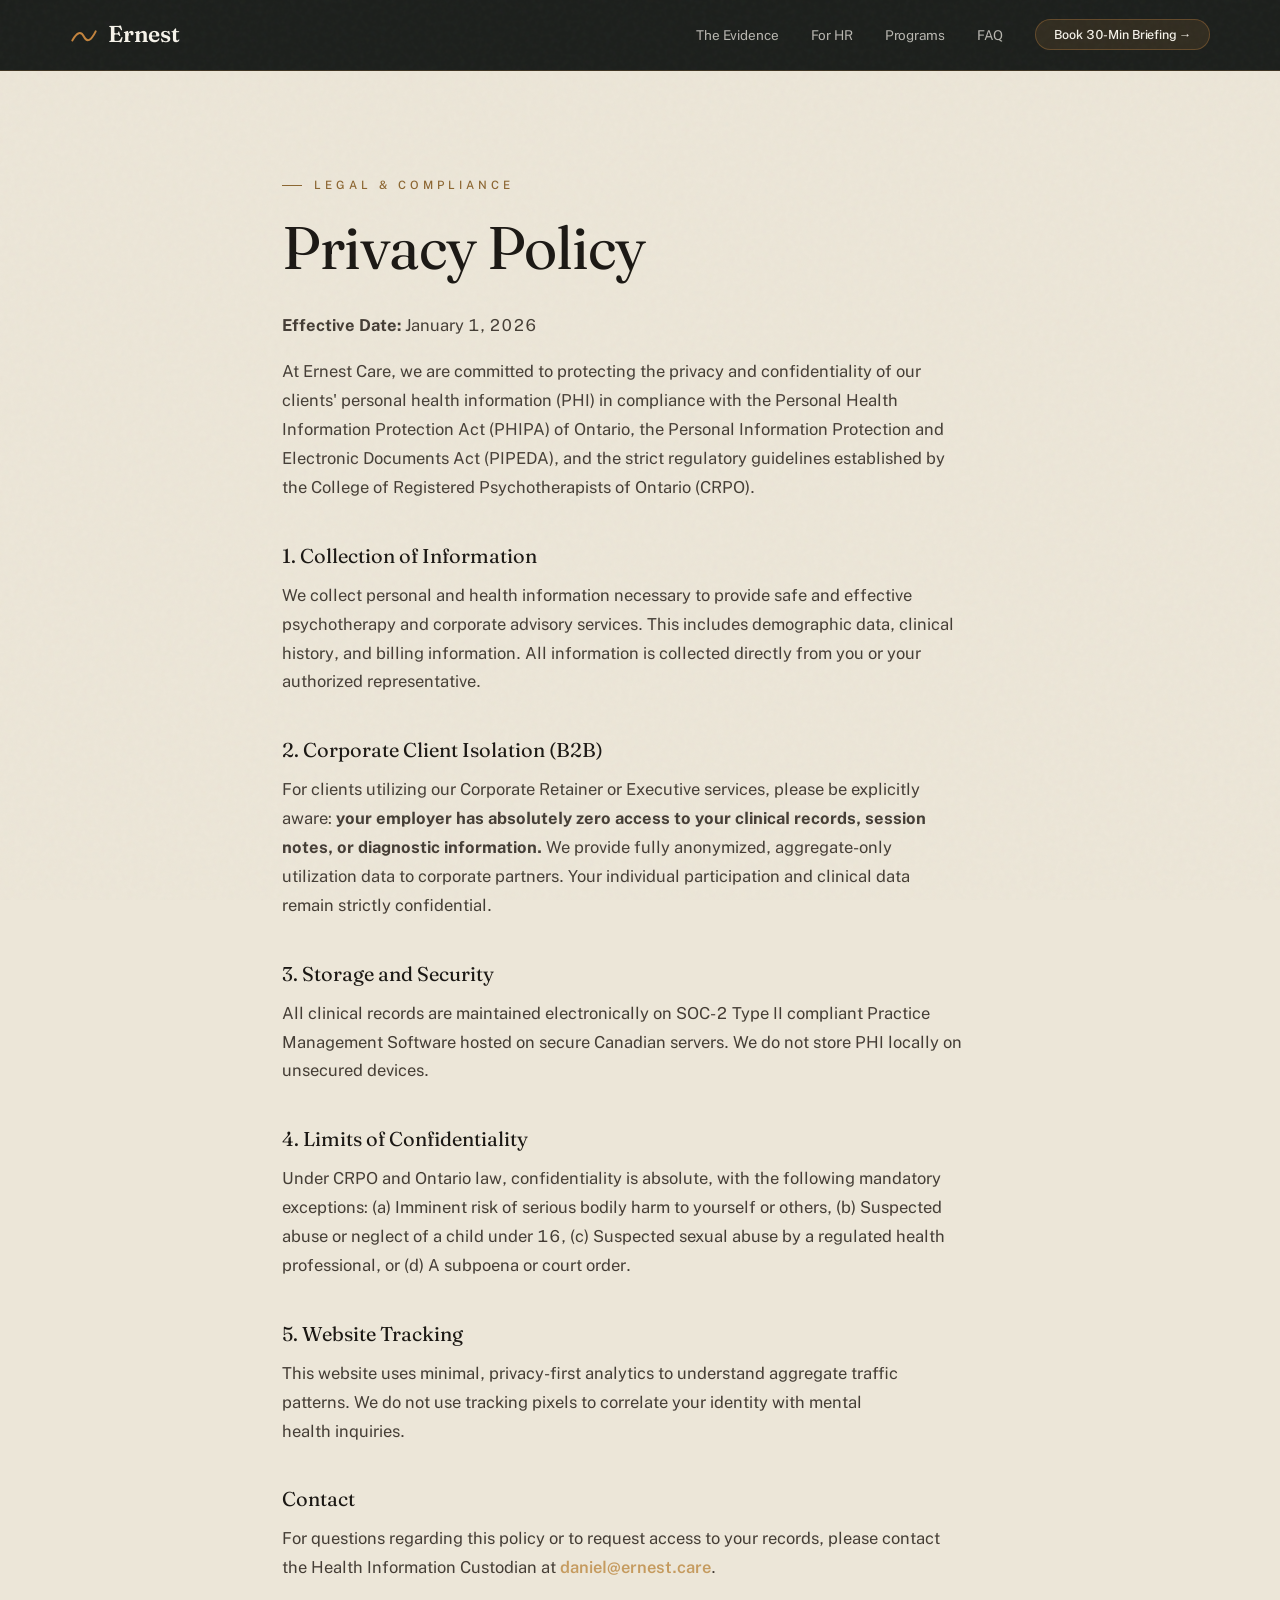
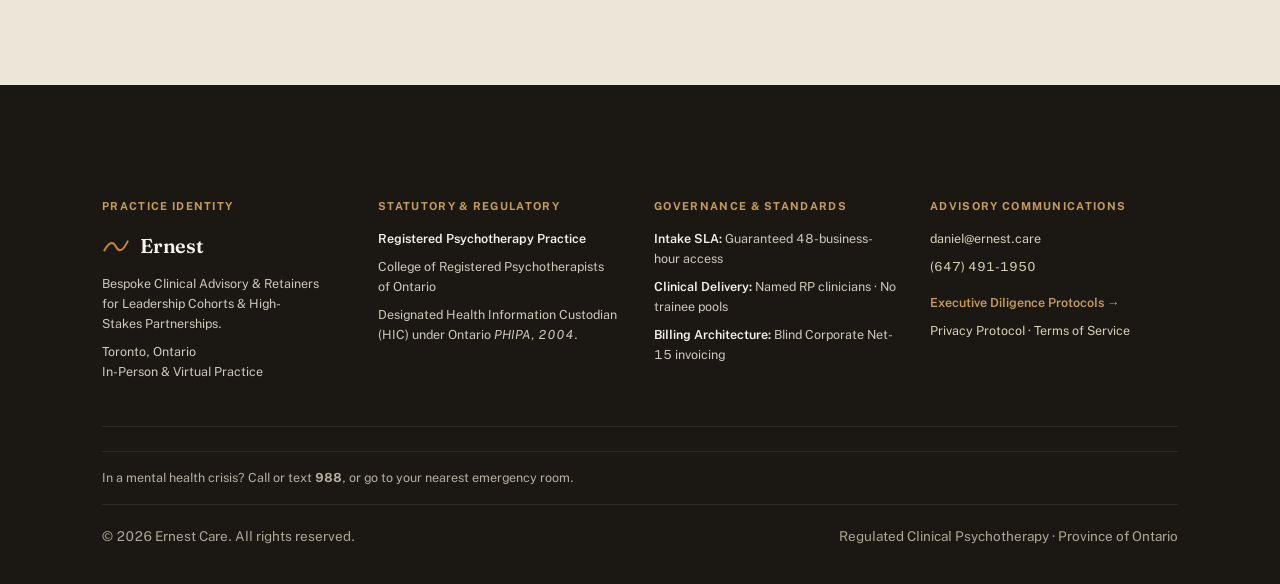
<file: privacy.html>
<!DOCTYPE html>
<html lang="en">
<head>
<!-- Google tag (gtag.js) -->
<script async src="https://www.googletagmanager.com/gtag/js?id=G-HH7PYEG5RD"></script>
<script>
  window.dataLayer = window.dataLayer || [];
  function gtag(){dataLayer.push(arguments);}
  gtag('js', new Date());

  gtag('config', 'G-HH7PYEG5RD');
  gtag('config', 'AW-946159700');
</script>
<meta charset="UTF-8">
<meta name="viewport" content="width=device-width, initial-scale=1.0">
<meta name="description" content="Ernest Care client privacy policy and statutory PHIPA data custody protocols for Ontario corporate clinical carve-outs.">
<title>Privacy Policy | Ernest Care</title>
<link rel="canonical" href="https://ernest.care/privacy">
<meta name="theme-color" content="#F7F4EC">
<link rel="preconnect" href="https://fonts.googleapis.com">
<link rel="preconnect" href="https://fonts.gstatic.com" crossorigin>
<link href="https://fonts.googleapis.com/css2?family=Fraunces:ital,opsz,wght@0,9..144,400;0,9..144,600;1,9..144,400;1,9..144,600&family=IBM+Plex+Mono:wght@500;600&family=Public+Sans:wght@400;500;600;700&display=swap" rel="stylesheet">
<link rel="stylesheet" href="styles.css?v=72">
<link rel="icon" href="favicon.svg" type="image/svg+xml">
<link rel="apple-touch-icon" href="apple-touch-icon.png">
<noscript><style>.reveal, .mask-line span { opacity: 1 !important; transform: none !important; }</style></noscript>
<meta property="og:type" content="website">
<meta property="og:title" content="Privacy Policy | Ernest Care">
<meta property="og:description" content="Confidential clinical access for organizations where human performance is mission-critical.">
<meta property="og:url" content="https://ernest.care/privacy">
<meta property="og:image" content="https://ernest.care/og-image.png">
<meta property="og:image:width" content="1200">
<meta property="og:image:height" content="630">
<meta name="twitter:card" content="summary_large_image">
<meta name="twitter:title" content="Privacy Policy | Ernest Care">
<meta name="twitter:description" content="Confidential clinical access for organizations where human performance is mission-critical.">
<meta name="twitter:image" content="https://ernest.care/og-image.png">
</head>
<body>

<header>
  <div class="container nav-row">
    <a href="index.html" class="wordmark" aria-label="Ernest Care home">
      <svg class="flourish" width="28" height="18" viewBox="0 0 30 20" aria-hidden="true"><path d="M2 16 Q 10 2, 15 12 T 28 6"/></svg>
      Ernest
    </a>
    <nav class="links">
      <a class="navlink" href="index.html#evidence">The Evidence</a>
      <a class="navlink" href="index.html#fit">For HR</a>
      <a class="navlink" href="index.html#programs">Programs</a>
      <a class="navlink" href="index.html#faq">FAQ</a>
      <a class="btn js-booking" href="https://cal.com/daniel-cooper/30min" target="_blank" rel="noopener">Book 30-Min Briefing &rarr;</a>
    </nav>
    <button id="mobile-toggle" aria-label="Open menu">
      <svg width="24" height="24" fill="none" stroke="currentColor" stroke-width="2" aria-hidden="true"><path d="M4 6h16M4 12h16M4 18h16"/></svg>
    </button>
  </div>
  <div id="mobile-menu">
    <a href="index.html#evidence">The Evidence</a>
    <a href="index.html#fit">For HR</a>
    <a href="index.html#programs">Programs</a>
    <a href="index.html#faq">FAQ</a>
    <a href="mailto:daniel@ernest.care?subject=Privacy%20Inquiry" class="js-booking" style="font-weight: 600; color: var(--brass-bright);">Get in Touch</a>
  </div>
</header>

<main>
  <section class="section-deep" style="padding-top: clamp(64px, 8vw, 96px); padding-bottom: clamp(64px, 8vw, 108px);">
    <div class="container" style="max-width: 780px;">
      <div class="eyebrow">LEGAL &amp; COMPLIANCE</div>
      <h1 style="margin-bottom: 28px;">Privacy Policy</h1>
      
      <div style="font-size: 16.5px; line-height: 1.75; color: var(--ink-soft);">
        <p><strong>Effective Date:</strong> January 1, 2026</p>
        <p>At Ernest Care, we are committed to protecting the privacy and confidentiality of our clients' personal health information (PHI) in compliance with the Personal Health Information Protection Act (PHIPA) of Ontario, the Personal Information Protection and Electronic Documents Act (PIPEDA), and the strict regulatory guidelines established by the College of Registered Psychotherapists of Ontario (CRPO).</p>
        
        <h3 style="margin-top: 40px; margin-bottom: 12px; color: var(--ink);">1. Collection of Information</h3>
        <p>We collect personal and health information necessary to provide safe and effective psychotherapy and corporate advisory services. This includes demographic data, clinical history, and billing information. All information is collected directly from you or your authorized representative.</p>
        
        <h3 style="margin-top: 40px; margin-bottom: 12px; color: var(--ink);">2. Corporate Client Isolation (B2B)</h3>
        <p>For clients utilizing our Corporate Retainer or Executive services, please be explicitly aware: <strong>your employer has absolutely zero access to your clinical records, session notes, or diagnostic information.</strong> We provide fully anonymized, aggregate-only utilization data to corporate partners. Your individual participation and clinical data remain strictly confidential.</p>
        
        <h3 style="margin-top: 40px; margin-bottom: 12px; color: var(--ink);">3. Storage and Security</h3>
        <p>All clinical records are maintained electronically on SOC-2 Type II compliant Practice Management Software hosted on secure Canadian servers. We do not store PHI locally on unsecured devices.</p>
        
        <h3 style="margin-top: 40px; margin-bottom: 12px; color: var(--ink);">4. Limits of Confidentiality</h3>
        <p>Under CRPO and Ontario law, confidentiality is absolute, with the following mandatory exceptions: (a) Imminent risk of serious bodily harm to yourself or others, (b) Suspected abuse or neglect of a child under 16, (c) Suspected sexual abuse by a regulated health professional, or (d) A subpoena or court order.</p>

        <h3 style="margin-top: 40px; margin-bottom: 12px; color: var(--ink);">5. Website Tracking</h3>
        <p>This website uses minimal, privacy-first analytics to understand aggregate traffic patterns. We do not use tracking pixels to correlate your identity with mental health inquiries.</p>
        
        <h3 style="margin-top: 40px; margin-bottom: 12px; color: var(--ink);">Contact</h3>
        <p>For questions regarding this policy or to request access to your records, please contact the Health Information Custodian at <a href="mailto:daniel@ernest.care" style="font-weight: 600; color: var(--brass-bright);">daniel@ernest.care</a>.</p>
      </div>
    </div>
  </section>
</main>

<footer>
  <div class="container">
    <div class="colophon-grid">
      <div class="colophon-col">
        <h4>Practice Identity</h4>
        <div class="wordmark wordmark-foot"><svg class="flourish" width="28" height="18" viewBox="0 0 30 20" aria-hidden="true"><path d="M2 16 Q 10 2, 15 12 T 28 6"/></svg> Ernest</div>
        <p>Bespoke Clinical Advisory &amp; Retainers for Leadership Cohorts &amp; High-Stakes Partnerships.</p>
        <p>Toronto, Ontario<br>In-Person &amp; Virtual Practice</p>
      </div>

      <div class="colophon-col">
        <h4>Statutory &amp; Regulatory</h4>
        <p><strong>Registered Psychotherapy Practice</strong></p>
        <p>College of Registered Psychotherapists of Ontario</p>
        <p>Designated Health Information Custodian (HIC) under Ontario <em>PHIPA, 2004</em>.</p>
      </div>

            <div class="colophon-col">
        <h4>Governance &amp; Standards</h4>
        <p><strong>Intake SLA:</strong> Guaranteed 48-business-hour access</p>
        <p><strong>Clinical Delivery:</strong> Named RP clinicians &middot; No trainee pools</p>
        <p><strong>Billing Architecture:</strong> Blind Corporate Net-15 invoicing</p>
      </div>

      <div class="colophon-col">
        <h4>Advisory Communications</h4>
        <p><a href="mailto:daniel@ernest.care">daniel@ernest.care</a></p>
        <p><a href="tel:+16474911950">(647) 491-1950</a></p>
        <p style="margin-top: 12px;"><a href="briefing.html" style="font-weight: 600; color: var(--brass-bright); display: inline-block; margin-top: 4px;">Executive Diligence Protocols &rarr;</a></p>
        <p><a href="privacy.html">Privacy Protocol</a> &middot; <a href="terms.html">Terms of Service</a></p>
      </div>
    </div>

    <div class="crisis-notice">
      In a mental health crisis? Call or text <strong>988</strong>, or go to your nearest emergency room.
    </div>
    
    <div class="legal">
      <span>&copy; 2026 Ernest Care. All rights reserved.</span>
      <span>Regulated Clinical Psychotherapy &middot; Province of Ontario</span>
    </div>
  </div>
</footer>

<script src="site.js?v=72" defer></script>
</body>
</html>
</file>
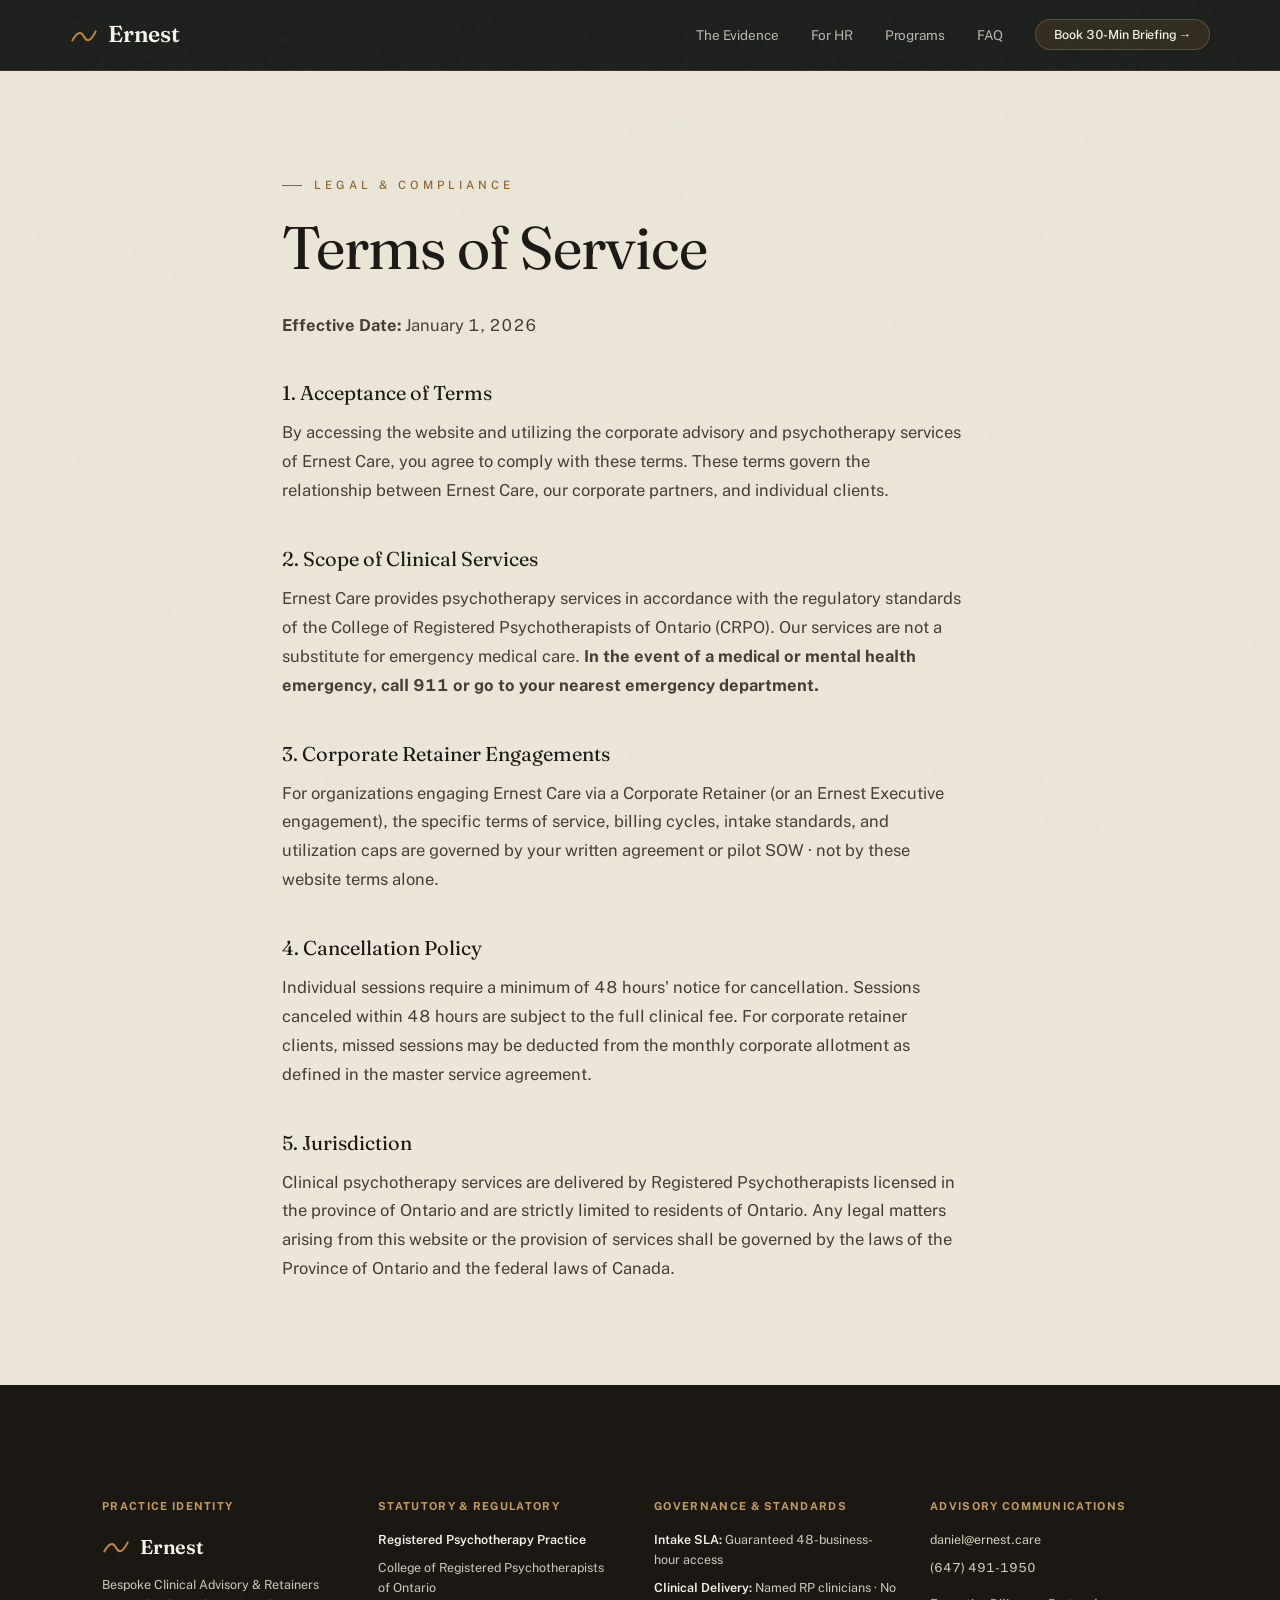
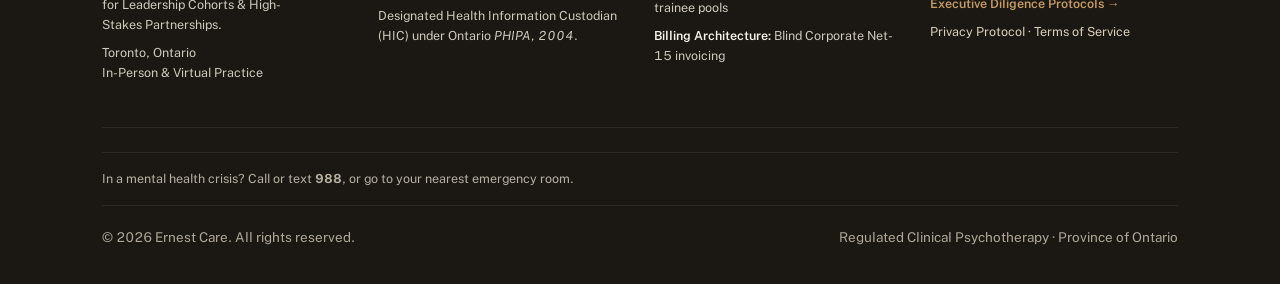
<file: terms.html>
<!DOCTYPE html>
<html lang="en">
<head>
<!-- Google tag (gtag.js) -->
<script async src="https://www.googletagmanager.com/gtag/js?id=G-HH7PYEG5RD"></script>
<script>
  window.dataLayer = window.dataLayer || [];
  function gtag(){dataLayer.push(arguments);}
  gtag('js', new Date());

  gtag('config', 'G-HH7PYEG5RD');
  gtag('config', 'AW-946159700');
</script>
<meta charset="UTF-8">
<meta name="viewport" content="width=device-width, initial-scale=1.0">
<meta name="description" content="Ernest Care terms of service and retainer engagement governance for Ontario corporate clinical carve-outs.">
<title>Terms of Service | Ernest Care</title>
<link rel="canonical" href="https://ernest.care/terms">
<meta name="theme-color" content="#F7F4EC">
<link rel="preconnect" href="https://fonts.googleapis.com">
<link rel="preconnect" href="https://fonts.gstatic.com" crossorigin>
<link href="https://fonts.googleapis.com/css2?family=Fraunces:ital,opsz,wght@0,9..144,400;0,9..144,600;1,9..144,400;1,9..144,600&family=IBM+Plex+Mono:wght@500;600&family=Public+Sans:wght@400;500;600;700&display=swap" rel="stylesheet">
<link rel="stylesheet" href="styles.css?v=72">
<link rel="icon" href="favicon.svg" type="image/svg+xml">
<link rel="apple-touch-icon" href="apple-touch-icon.png">
<noscript><style>.reveal, .mask-line span { opacity: 1 !important; transform: none !important; }</style></noscript>
<meta property="og:type" content="website">
<meta property="og:title" content="Terms of Service | Ernest Care">
<meta property="og:description" content="Confidential clinical access for organizations where human performance is mission-critical.">
<meta property="og:url" content="https://ernest.care/terms">
<meta property="og:image" content="https://ernest.care/og-image.png">
<meta property="og:image:width" content="1200">
<meta property="og:image:height" content="630">
<meta name="twitter:card" content="summary_large_image">
<meta name="twitter:title" content="Terms of Service | Ernest Care">
<meta name="twitter:description" content="Confidential clinical access for organizations where human performance is mission-critical.">
<meta name="twitter:image" content="https://ernest.care/og-image.png">
</head>
<body>

<header>
  <div class="container nav-row">
    <a href="index.html" class="wordmark" aria-label="Ernest Care home">
      <svg class="flourish" width="28" height="18" viewBox="0 0 30 20" aria-hidden="true"><path d="M2 16 Q 10 2, 15 12 T 28 6"/></svg>
      Ernest
    </a>
    <nav class="links">
      <a class="navlink" href="index.html#evidence">The Evidence</a>
      <a class="navlink" href="index.html#fit">For HR</a>
      <a class="navlink" href="index.html#programs">Programs</a>
      <a class="navlink" href="index.html#faq">FAQ</a>
      <a class="btn js-booking" href="https://cal.com/daniel-cooper/30min" target="_blank" rel="noopener">Book 30-Min Briefing &rarr;</a>
    </nav>
    <button id="mobile-toggle" aria-label="Open menu">
      <svg width="24" height="24" fill="none" stroke="currentColor" stroke-width="2" aria-hidden="true"><path d="M4 6h16M4 12h16M4 18h16"/></svg>
    </button>
  </div>
  <div id="mobile-menu">
    <a href="index.html#evidence">The Evidence</a>
    <a href="index.html#fit">For HR</a>
    <a href="index.html#programs">Programs</a>
    <a href="index.html#faq">FAQ</a>
    <a href="mailto:daniel@ernest.care?subject=Terms%20Inquiry" class="js-booking" style="font-weight: 600; color: var(--brass-bright);">Get in Touch</a>
  </div>
</header>

<main>
  <section class="section-deep" style="padding-top: clamp(64px, 8vw, 96px); padding-bottom: clamp(64px, 8vw, 108px);">
    <div class="container" style="max-width: 780px;">
      <div class="eyebrow">LEGAL &amp; COMPLIANCE</div>
      <h1 style="margin-bottom: 28px;">Terms of Service</h1>
      
      <div style="font-size: 16.5px; line-height: 1.75; color: var(--ink-soft);">
        <p><strong>Effective Date:</strong> January 1, 2026</p>
        
        <h3 style="margin-top: 40px; margin-bottom: 12px; color: var(--ink);">1. Acceptance of Terms</h3>
        <p>By accessing the website and utilizing the corporate advisory and psychotherapy services of Ernest Care, you agree to comply with these terms. These terms govern the relationship between Ernest Care, our corporate partners, and individual clients.</p>
        
        <h3 style="margin-top: 40px; margin-bottom: 12px; color: var(--ink);">2. Scope of Clinical Services</h3>
        <p>Ernest Care provides psychotherapy services in accordance with the regulatory standards of the College of Registered Psychotherapists of Ontario (CRPO). Our services are not a substitute for emergency medical care. <strong>In the event of a medical or mental health emergency, call 911 or go to your nearest emergency department.</strong></p>
        
        <h3 style="margin-top: 40px; margin-bottom: 12px; color: var(--ink);">3. Corporate Retainer Engagements</h3>
        <p>For organizations engaging Ernest Care via a Corporate Retainer (or an Ernest Executive engagement), the specific terms of service, billing cycles, intake standards, and utilization caps are governed by your written agreement or pilot SOW · not by these website terms alone.</p>
        
        <h3 style="margin-top: 40px; margin-bottom: 12px; color: var(--ink);">4. Cancellation Policy</h3>
        <p>Individual sessions require a minimum of 48 hours' notice for cancellation. Sessions canceled within 48 hours are subject to the full clinical fee. For corporate retainer clients, missed sessions may be deducted from the monthly corporate allotment as defined in the master service agreement.</p>
        
        <h3 style="margin-top: 40px; margin-bottom: 12px; color: var(--ink);">5. Jurisdiction</h3>
        <p>Clinical psychotherapy services are delivered by Registered Psychotherapists licensed in the province of Ontario and are strictly limited to residents of Ontario. Any legal matters arising from this website or the provision of services shall be governed by the laws of the Province of Ontario and the federal laws of Canada.</p>
      </div>
    </div>
  </section>
</main>

<footer>
  <div class="container">
    <div class="colophon-grid">
      <div class="colophon-col">
        <h4>Practice Identity</h4>
        <div class="wordmark wordmark-foot"><svg class="flourish" width="28" height="18" viewBox="0 0 30 20" aria-hidden="true"><path d="M2 16 Q 10 2, 15 12 T 28 6"/></svg> Ernest</div>
        <p>Bespoke Clinical Advisory &amp; Retainers for Leadership Cohorts &amp; High-Stakes Partnerships.</p>
        <p>Toronto, Ontario<br>In-Person &amp; Virtual Practice</p>
      </div>

      <div class="colophon-col">
        <h4>Statutory &amp; Regulatory</h4>
        <p><strong>Registered Psychotherapy Practice</strong></p>
        <p>College of Registered Psychotherapists of Ontario</p>
        <p>Designated Health Information Custodian (HIC) under Ontario <em>PHIPA, 2004</em>.</p>
      </div>

            <div class="colophon-col">
        <h4>Governance &amp; Standards</h4>
        <p><strong>Intake SLA:</strong> Guaranteed 48-business-hour access</p>
        <p><strong>Clinical Delivery:</strong> Named RP clinicians &middot; No trainee pools</p>
        <p><strong>Billing Architecture:</strong> Blind Corporate Net-15 invoicing</p>
      </div>

      <div class="colophon-col">
        <h4>Advisory Communications</h4>
        <p><a href="mailto:daniel@ernest.care">daniel@ernest.care</a></p>
        <p><a href="tel:+16474911950">(647) 491-1950</a></p>
        <p style="margin-top: 12px;"><a href="briefing.html" style="font-weight: 600; color: var(--brass-bright); display: inline-block; margin-top: 4px;">Executive Diligence Protocols &rarr;</a></p>
        <p><a href="privacy.html">Privacy Protocol</a> &middot; <a href="terms.html">Terms of Service</a></p>
      </div>
    </div>

    <div class="crisis-notice">
      In a mental health crisis? Call or text <strong>988</strong>, or go to your nearest emergency room.
    </div>
    
    <div class="legal">
      <span>&copy; 2026 Ernest Care. All rights reserved.</span>
      <span>Regulated Clinical Psychotherapy &middot; Province of Ontario</span>
    </div>
  </div>
</footer>

<script src="site.js?v=72" defer></script>
</body>
</html>
</file>
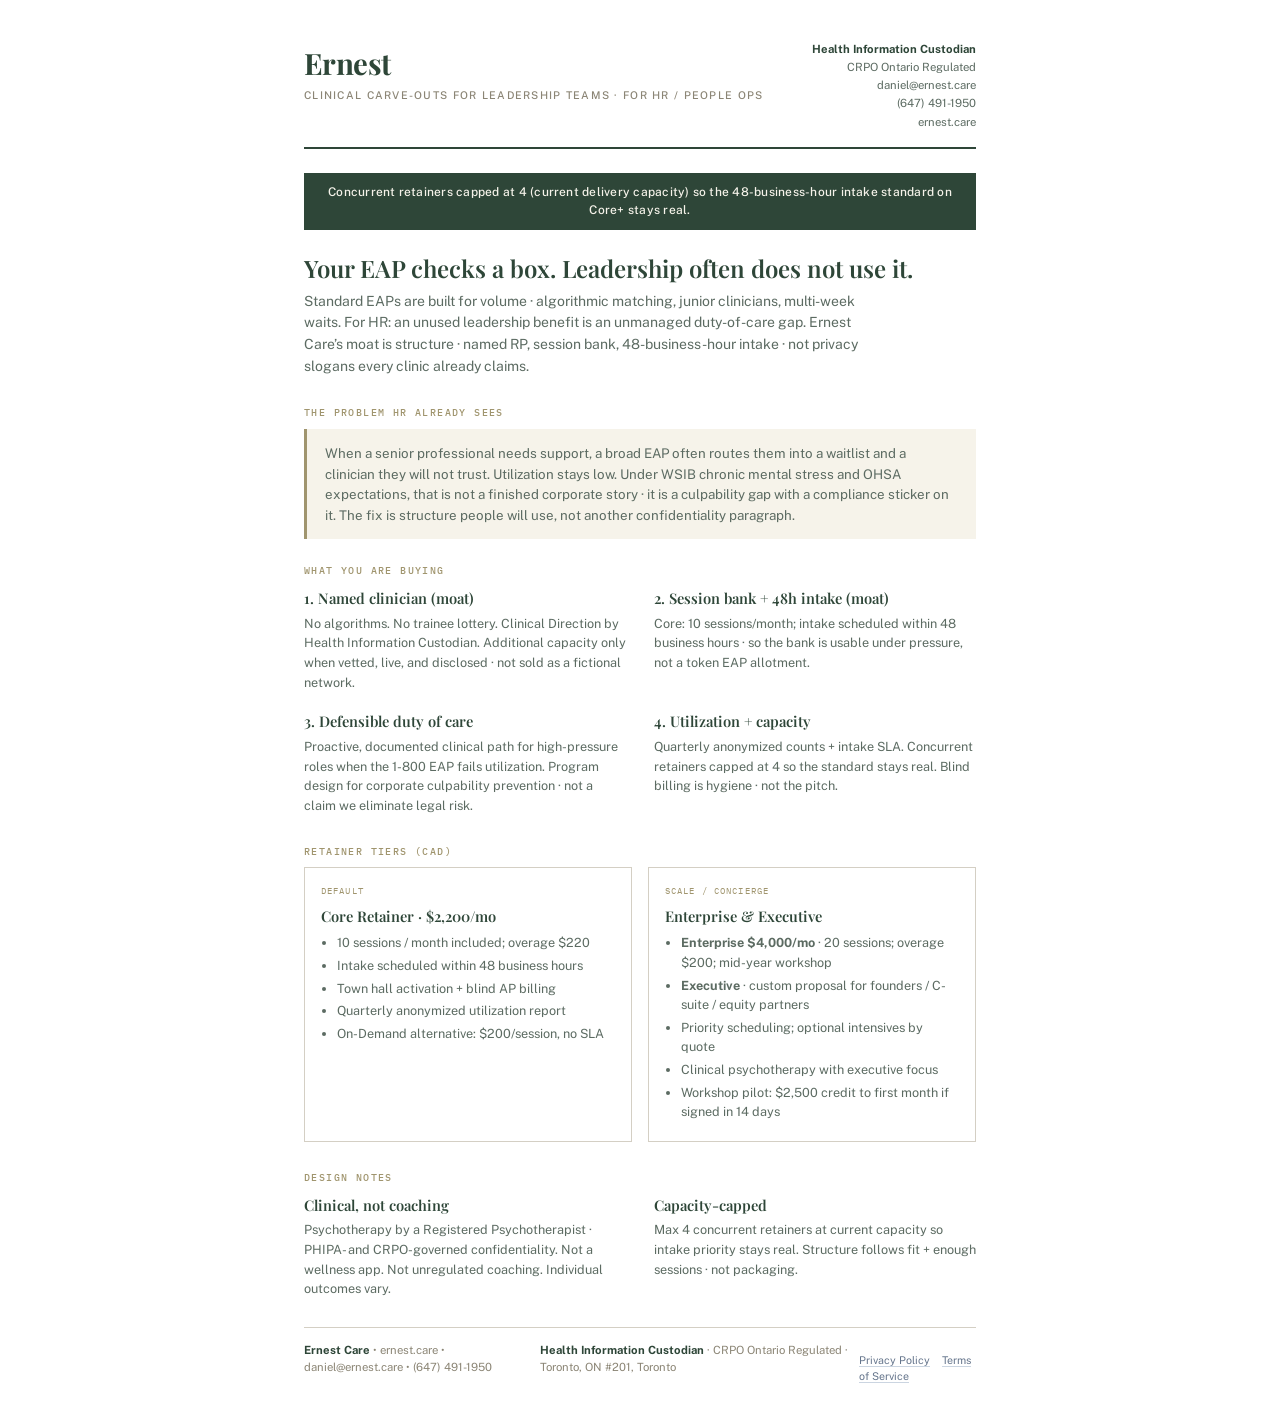
<file: private/Ernest_B2B_One_Pager.html>
<!DOCTYPE html>
<html lang="en">
<head>
<!-- Google tag (gtag.js) -->
<script async src="https://www.googletagmanager.com/gtag/js?id=G-HH7PYEG5RD"></script>
<script>
  window.dataLayer = window.dataLayer || [];
  function gtag(){dataLayer.push(arguments);}
  gtag('js', new Date());

  gtag('config', 'G-HH7PYEG5RD');
  gtag('config', 'AW-946159700');
</script>
<meta name="robots" content="noindex, nofollow">
<meta charset="UTF-8">
<meta name="viewport" content="width=device-width, initial-scale=1.0">
<title>Ernest Care - Corporate Partnership One-Pager</title>
<link rel="preconnect" href="https://fonts.googleapis.com">
<link rel="preconnect" href="https://fonts.gstatic.com" crossorigin>
<link href="https://fonts.googleapis.com/css2?family=Playfair+Display:ital,wght@0,400..700;1,400..700&family=Public+Sans:wght@400;500;600;700&family=IBM+Plex+Mono:wght@500&display=swap" rel="stylesheet">
<style>
  @page { size: letter; margin: 0.6in 0.7in; }
  * { margin: 0; padding: 0; box-sizing: border-box; }
  body {
    font-family: 'Public Sans', -apple-system, sans-serif;
    color: #2E4638;
    background: #fff;
    font-size: 10.5pt;
    line-height: 1.55;
    -webkit-print-color-adjust: exact;
    print-color-adjust: exact;
  }
  .page { max-width: 7in; margin: 0 auto; padding: 40px 0; }

  /* Header */
  .header { display: flex; justify-content: space-between; align-items: flex-start; border-bottom: 2px solid #2E4638; padding-bottom: 16px; margin-bottom: 24px; }
  .brand { font-family: 'Playfair Display', serif; font-size: 22pt; font-weight: 700; color: #2E4638; letter-spacing: -0.02em; }
  .brand-sub { font-size: 8pt; font-weight: 500; letter-spacing: 0.12em; text-transform: uppercase; color: #8B8575; margin-top: 2px; }
  .contact-block { text-align: right; font-size: 8.5pt; color: #5C6B62; line-height: 1.6; }
  .contact-block strong { color: #2E4638; }

  /* Headline */
  .headline { font-family: 'Playfair Display', serif; font-size: 18pt; font-weight: 600; line-height: 1.2; margin-bottom: 8px; color: #2E4638; }
  .subhead { font-size: 10.5pt; color: #5C6B62; margin-bottom: 28px; max-width: 85%; }

  /* Problem / Solution */
  .section-label { font-family: 'IBM Plex Mono', monospace; font-size: 7.5pt; font-weight: 500; letter-spacing: 0.14em; text-transform: uppercase; color: #A0956E; margin-bottom: 8px; }
  .problem-box { background: #F6F3EA; border-left: 3px solid #A0956E; padding: 14px 18px; margin-bottom: 24px; }
  .problem-box p { font-size: 10pt; color: #5C6B62; }

  /* Grid */
  .grid { display: grid; grid-template-columns: 1fr 1fr; gap: 18px 28px; margin-bottom: 28px; }
  .grid-item h3 { font-family: 'Playfair Display', serif; font-size: 11pt; font-weight: 600; margin-bottom: 4px; color: #2E4638; }
  .grid-item p { font-size: 9.5pt; color: #5C6B62; }

  /* Tiers */
  .tiers { display: grid; grid-template-columns: 1fr 1fr; gap: 16px; margin-bottom: 28px; }
  .tier { border: 1px solid #D4CFC4; padding: 16px; }
  .tier h3 { font-family: 'Playfair Display', serif; font-size: 11pt; font-weight: 600; margin-bottom: 6px; }
  .tier ul { margin-left: 16px; font-size: 9.5pt; color: #5C6B62; }
  .tier ul li { margin-bottom: 3px; }
  .tier-label { font-family: 'IBM Plex Mono', monospace; font-size: 7pt; letter-spacing: 0.12em; text-transform: uppercase; color: #A0956E; margin-bottom: 6px; }

  /* Footer */
  .footer { border-top: 1px solid #D4CFC4; padding-top: 14px; margin-top: 24px; display: flex; justify-content: space-between; font-size: 8.5pt; color: #8B8575; }
  .footer strong { color: #2E4638; }

  /* Scarcity bar */
  .scarcity { background: #2E4638; color: #F6F3EA; padding: 10px 18px; font-size: 9pt; text-align: center; margin-bottom: 24px; font-weight: 500; letter-spacing: 0.02em; }

  @media print {
    .page { padding: 0; }
    body { font-size: 10pt; }
  }
</style>
<link rel="icon" href="favicon.svg" type="image/svg+xml">
<link rel="apple-touch-icon" href="apple-touch-icon.png">
  <noscript><style>.reveal, .mask-line span { opacity: 1 !important; transform: none !important; }</style></noscript>
<meta property="og:type" content="website">
<meta property="og:title" content="Ernest Care | Clinical Infrastructure for Leadership Teams">
<meta property="og:description" content="Confidential clinical access for organizations where human performance is mission-critical.">
<meta property="og:url" content="https://ernest.care/">
<meta property="og:image" content="https://ernest.care/og-image.png">
<meta property="og:image:width" content="1200">
<meta property="og:image:height" content="630">
<meta name="twitter:card" content="summary_large_image">
<meta name="twitter:title" content="Ernest Care | Clinical Infrastructure for Leadership Teams">
<meta name="twitter:description" content="Confidential clinical access for organizations where human performance is mission-critical.">
<meta name="twitter:image" content="https://ernest.care/og-image.png">
</head>
<body>

<div class="page">

  <div class="header">
    <div>
      <div class="brand">Ernest</div>
      <div class="brand-sub">Clinical carve-outs for leadership teams · For HR / People Ops</div>
    </div>
    <div class="contact-block">
      <strong>Health Information Custodian</strong><br>
      CRPO Ontario Regulated<br>
      daniel@ernest.care<br>
      (647) 491-1950<br>
      ernest.care
    </div>
  </div>

  <div class="scarcity">Concurrent retainers capped at 4 (current delivery capacity) so the 48-business-hour intake standard on Core+ stays real.</div>

  <div class="headline">Your EAP checks a box. Leadership often does not use it.</div>
  <div class="subhead">Standard EAPs are built for volume &middot; algorithmic matching, junior clinicians, multi-week waits. For HR: an unused leadership benefit is an unmanaged duty-of-care gap. Ernest Care’s moat is structure &middot; named RP, session bank, 48-business-hour intake &middot; not privacy slogans every clinic already claims.</div>

  <div class="section-label">The problem HR already sees</div>
  <div class="problem-box">
    <p>When a senior professional needs support, a broad EAP often routes them into a waitlist and a clinician they will not trust. Utilization stays low. Under WSIB chronic mental stress and OHSA expectations, that is not a finished corporate story &middot; it is a culpability gap with a compliance sticker on it. The fix is structure people will use, not another confidentiality paragraph.</p>
  </div>

  <div class="section-label">What you are buying</div>
  <div class="grid">
    <div class="grid-item">
      <h3>1. Named clinician (moat)</h3>
      <p>No algorithms. No trainee lottery. Clinical Direction by Health Information Custodian. Additional capacity only when vetted, live, and disclosed &middot; not sold as a fictional network.</p>
    </div>
    <div class="grid-item">
      <h3>2. Session bank + 48h intake (moat)</h3>
      <p>Core: 10 sessions/month; intake scheduled within 48 business hours &middot; so the bank is usable under pressure, not a token EAP allotment.</p>
    </div>
    <div class="grid-item">
      <h3>3. Defensible duty of care</h3>
      <p>Proactive, documented clinical path for high-pressure roles when the 1-800 EAP fails utilization. Program design for corporate culpability prevention &middot; not a claim we eliminate legal risk.</p>
    </div>
    <div class="grid-item">
      <h3>4. Utilization + capacity</h3>
      <p>Quarterly anonymized counts + intake SLA. Concurrent retainers capped at 4 so the standard stays real. Blind billing is hygiene &middot; not the pitch.</p>
    </div>
  </div>

  <div class="section-label">Retainer tiers (CAD)</div>
  <div class="tiers">
    <div class="tier">
      <div class="tier-label">Default</div>
      <h3>Core Retainer  &middot;  $2,200/mo</h3>
      <ul>
        <li>10 sessions / month included; overage $220</li>
        <li>Intake scheduled within 48 business hours</li>
        <li>Town hall activation + blind AP billing</li>
        <li>Quarterly anonymized utilization report</li>
        <li>On-Demand alternative: $200/session, no SLA</li>
      </ul>
    </div>
    <div class="tier">
      <div class="tier-label">Scale / Concierge</div>
      <h3>Enterprise &amp; Executive</h3>
      <ul>
        <li><strong>Enterprise $4,000/mo</strong>  &middot;  20 sessions; overage $200; mid-year workshop</li>
        <li><strong>Executive</strong>  &middot;  custom proposal for founders / C-suite / equity partners</li>
        <li>Priority scheduling; optional intensives by quote</li>
        <li>Clinical psychotherapy with executive focus</li>
        <li>Workshop pilot: $2,500 credit to first month if signed in 14 days</li>
      </ul>
    </div>
  </div>

  <div class="section-label">Design notes</div>
  <div class="grid">
    <div class="grid-item">
      <h3>Clinical, not coaching</h3>
      <p>Psychotherapy by a Registered Psychotherapist &middot; PHIPA- and CRPO-governed confidentiality. Not a wellness app. Not unregulated coaching. Individual outcomes vary.</p>
    </div>
    <div class="grid-item">
      <h3>Capacity-capped</h3>
      <p>Max 4 concurrent retainers at current capacity so intake priority stays real. Structure follows fit + enough sessions &middot; not packaging.</p>
    </div>
  </div>

  <div class="footer">
    <div><strong>Ernest Care</strong> • ernest.care • daniel@ernest.care • (647) 491-1950</div>
    <div><strong>Health Information Custodian</strong> · CRPO Ontario Regulated · Toronto, ON #201, Toronto</div>
    <div style="margin-top: 10px; font-size: 8pt;"><a href="privacy.html" style="color: #64748b; text-decoration: none; border-bottom: 1px solid #cbd5e1; margin-right: 12px;">Privacy Policy</a><a href="terms.html" style="color: #64748b; text-decoration: none; border-bottom: 1px solid #cbd5e1;">Terms of Service</a></div>
  </div>

</div>

</body>
</html>
</file>
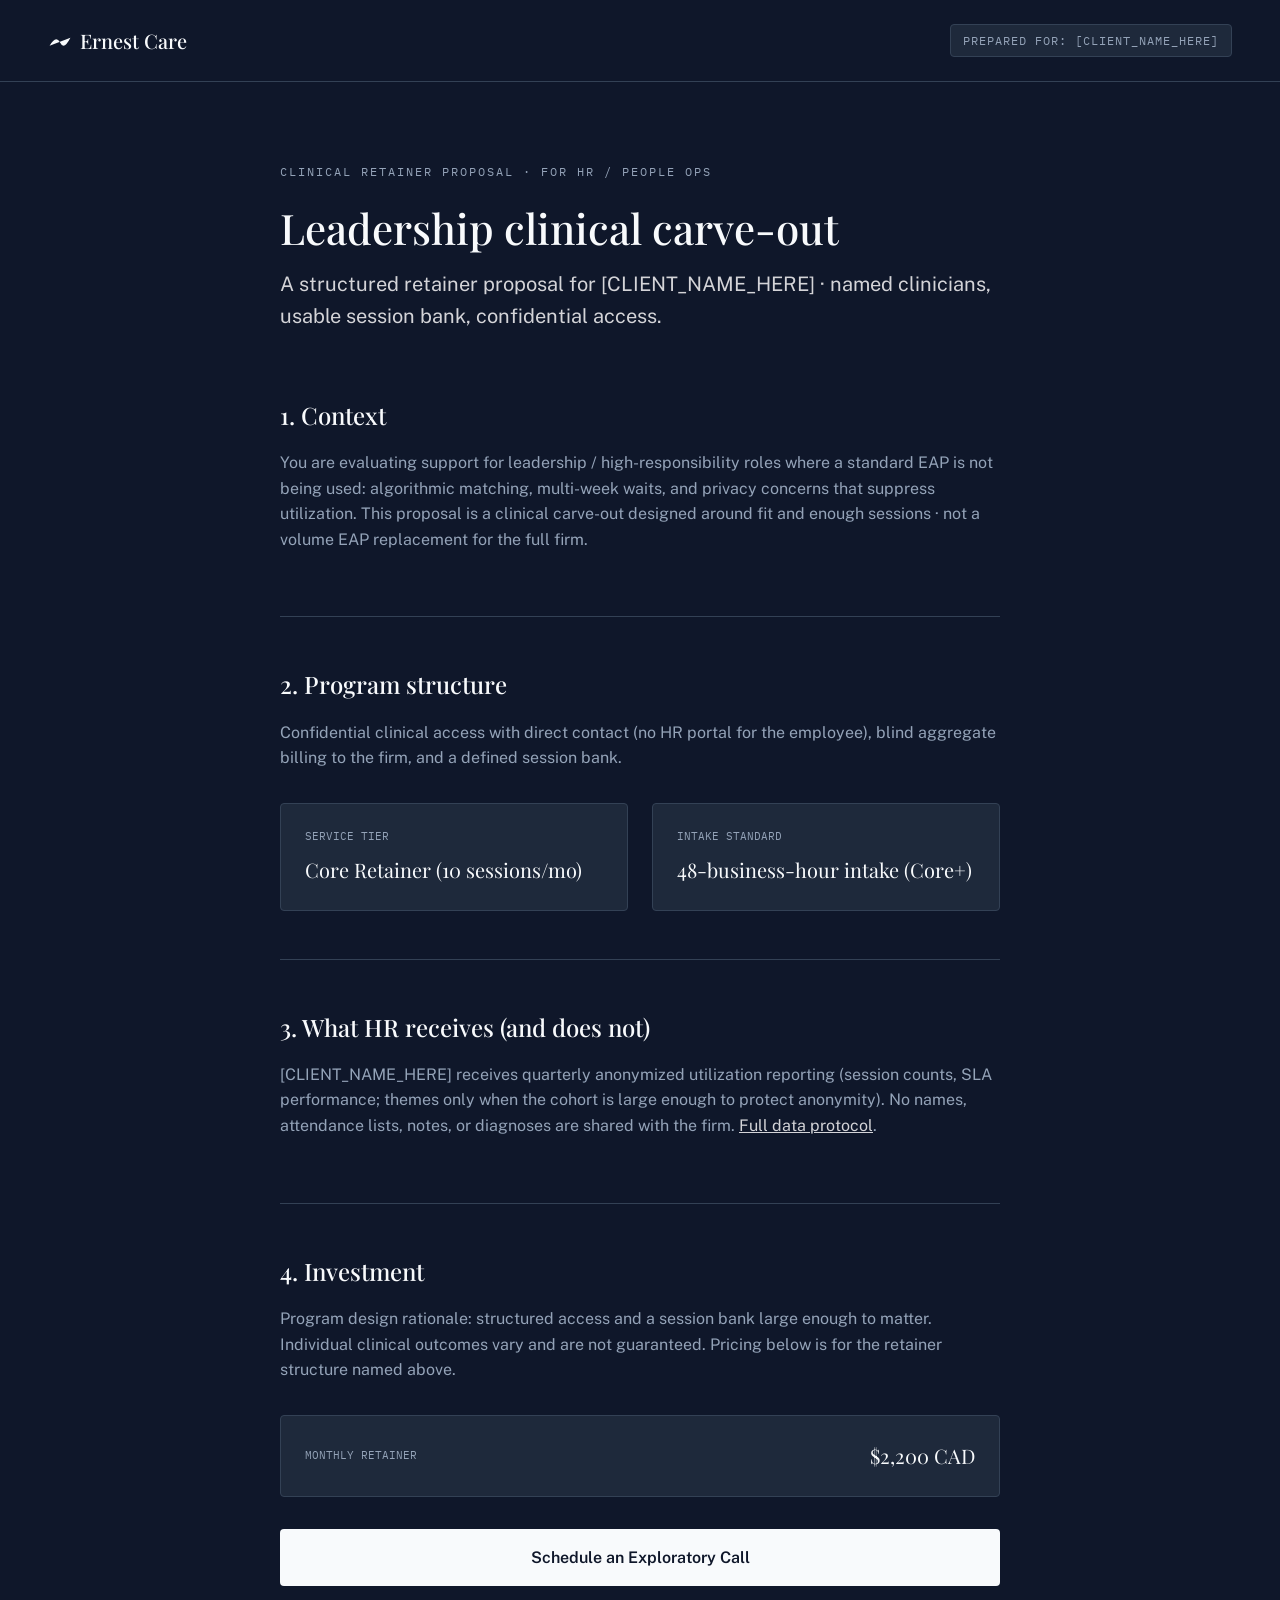
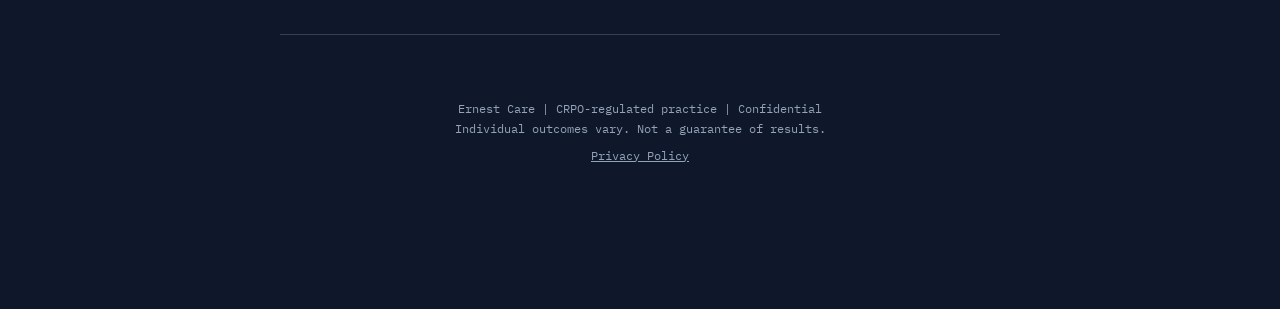
<file: private/proposal-template.html>
<!DOCTYPE html>
<html lang="en">
<head>
<!-- Google tag (gtag.js) -->
<script async src="https://www.googletagmanager.com/gtag/js?id=G-HH7PYEG5RD"></script>
<script>
  window.dataLayer = window.dataLayer || [];
  function gtag(){dataLayer.push(arguments);}
  gtag('js', new Date());

  gtag('config', 'G-HH7PYEG5RD');
  gtag('config', 'AW-946159700');
</script>
<meta charset="UTF-8">
<meta name="viewport" content="width=device-width, initial-scale=1.0">
<title>Clinical Proposal | Ernest Care</title>
<meta name="robots" content="noindex, nofollow">
<link rel="preconnect" href="https://fonts.googleapis.com">
<link rel="preconnect" href="https://fonts.gstatic.com" crossorigin>
<link href="https://fonts.googleapis.com/css2?family=Playfair+Display:ital,wght@0,400..700;1,400..700&family=Public+Sans:wght@400;500;600;700&family=IBM+Plex+Mono:wght@500&display=swap" rel="stylesheet">
<link rel="icon" href="favicon.svg" type="image/svg+xml">
<link rel="apple-touch-icon" href="apple-touch-icon.png">
<style>
  :root {
    --bg: #0f172a;
    --surface: #1e293b;
    --text: #f8fafc;
    --text-muted: #94a3b8;
    --accent: #d4d4d8;
    --border: #334155;
  }
  body {
    background-color: var(--bg);
    color: var(--text);
    font-family: 'Public Sans', sans-serif;
    margin: 0;
    padding: 0;
    line-height: 1.6;
    -webkit-font-smoothing: antialiased;
  }
  .header {
    display: flex;
    justify-content: space-between;
    align-items: center;
    padding: 24px 48px;
    border-bottom: 1px solid var(--border);
  }
  .wordmark {
    font-family: 'Playfair Display', serif;
    font-size: 20px;
    font-weight: 500;
    color: var(--text);
    text-decoration: none;
    display: flex;
    align-items: center;
    gap: 8px;
  }
  .client-tag {
    font-family: 'IBM Plex Mono', monospace;
    font-size: 12px;
    color: var(--text-muted);
    text-transform: uppercase;
    letter-spacing: 1px;
    background: var(--surface);
    padding: 6px 12px;
    border-radius: 4px;
    border: 1px solid var(--border);
  }
  .container {
    max-width: 720px;
    margin: 80px auto;
    padding: 0 24px;
  }
  .eyebrow {
    font-family: 'IBM Plex Mono', monospace;
    font-size: 12px;
    color: var(--text-muted);
    text-transform: uppercase;
    letter-spacing: 2px;
    margin-bottom: 24px;
    display: block;
  }
  h1 {
    font-family: 'Playfair Display', serif;
    font-size: 42px;
    font-weight: 500;
    margin: 0 0 16px 0;
    line-height: 1.1;
  }
  .lede {
    font-size: 20px;
    color: var(--accent);
    margin: 0 0 64px 0;
    font-weight: 400;
  }
  .section {
    margin-bottom: 48px;
    padding-bottom: 48px;
    border-bottom: 1px solid var(--border);
  }
  h2 {
    font-family: 'Playfair Display', serif;
    font-size: 24px;
    font-weight: 500;
    margin: 0 0 16px 0;
  }
  p {
    font-size: 16px;
    color: var(--text-muted);
    margin: 0 0 16px 0;
  }
  .data-grid {
    display: grid;
    grid-template-columns: 1fr 1fr;
    gap: 24px;
    margin-top: 32px;
  }
  .data-card {
    background: var(--surface);
    padding: 24px;
    border: 1px solid var(--border);
    border-radius: 4px;
  }
  .data-label {
    font-family: 'IBM Plex Mono', monospace;
    font-size: 11px;
    color: var(--text-muted);
    text-transform: uppercase;
    margin-bottom: 8px;
    display: block;
  }
  .data-value {
    font-family: 'Playfair Display', serif;
    font-size: 20px;
    color: var(--text);
  }
  .btn {
    display: inline-flex;
    justify-content: center;
    align-items: center;
    background: var(--text);
    color: var(--bg);
    padding: 16px 32px;
    font-size: 16px;
    font-weight: 600;
    text-decoration: none;
    border-radius: 4px;
    transition: transform 0.2s, opacity 0.2s;
    width: 100%;
    box-sizing: border-box;
    margin-top: 32px;
  }
  .btn:hover {
    transform: translateY(-1px);
    opacity: 0.9;
  }
  .footer {
    text-align: center;
    font-family: 'IBM Plex Mono', monospace;
    font-size: 12px;
    color: var(--text-muted);
    margin-top: 64px;
    padding-bottom: 64px;
  }
  
  @media (max-width: 600px) {
    .header { padding: 16px 20px; flex-direction: column; gap: 16px; align-items: flex-start; }
    h1 { font-size: 32px; }
    .data-grid { grid-template-columns: 1fr; }
  }
</style>
  <noscript><style>.reveal, .mask-line span { opacity: 1 !important; transform: none !important; }</style></noscript>
<meta property="og:type" content="website">
<meta property="og:title" content="Ernest Care | Clinical Infrastructure for Leadership Teams">
<meta property="og:description" content="Confidential clinical access for organizations where human performance is mission-critical.">
<meta property="og:url" content="https://ernest.care/">
<meta property="og:image" content="https://ernest.care/og-image.png">
<meta property="og:image:width" content="1200">
<meta property="og:image:height" content="630">
<meta name="twitter:card" content="summary_large_image">
<meta name="twitter:title" content="Ernest Care | Clinical Infrastructure for Leadership Teams">
<meta name="twitter:description" content="Confidential clinical access for organizations where human performance is mission-critical.">
<meta name="twitter:image" content="https://ernest.care/og-image.png">
</head>
<body>

<div class="header">
  <div class="wordmark">
    <svg width="24" height="16" viewBox="0 0 30 20" fill="var(--text)"><path d="M2 16 Q 10 2, 15 12 T 28 6"/></svg>
    Ernest Care
  </div>
  <!-- EDIT THIS -->
  <div class="client-tag">Prepared For: [CLIENT_NAME_HERE]</div>
</div>

<div class="container">
  <span class="eyebrow">Clinical retainer proposal · For HR / People Ops</span>
  
  <!-- EDIT THIS -->
  <h1>
      <span class="mask-line reveal" style="--stagger: 0"><span>Leadership clinical carve-out</span></span>
    </h1>
  <p class="lede">A structured retainer proposal for [CLIENT_NAME_HERE] &middot; named clinicians, usable session bank, confidential access.</p>

  <div class="section">
    <h2>1. Context</h2>
    <!-- EDIT THIS -->
    <p>You are evaluating support for leadership / high-responsibility roles where a standard EAP is not being used: algorithmic matching, multi-week waits, and privacy concerns that suppress utilization. This proposal is a clinical carve-out designed around fit and enough sessions &middot; not a volume EAP replacement for the full firm.</p>
  </div>

  <div class="section">
    <h2>2. Program structure</h2>
    <p>Confidential clinical access with direct contact (no HR portal for the employee), blind aggregate billing to the firm, and a defined session bank.</p>
    <div class="data-grid">
      <div class="data-card">
        <span class="data-label">Service Tier</span>
        <!-- EDIT THIS -->
        <div class="data-value">Core Retainer (10 sessions/mo)</div>
      </div>
      <div class="data-card">
        <span class="data-label">Intake standard</span>
        <div class="data-value">48-business-hour intake (Core+)</div>
      </div>
    </div>
  </div>

  <div class="section">
    <h2>3. What HR receives (and does not)</h2>
    <p>[CLIENT_NAME_HERE] receives quarterly anonymized utilization reporting (session counts, SLA performance; themes only when the cohort is large enough to protect anonymity). No names, attendance lists, notes, or diagnoses are shared with the firm. <a href="pilot" style="color: var(--accent);">Full data protocol</a>.</p>
  </div>

  <div class="section">
    <h2>4. Investment</h2>
    <p>Program design rationale: structured access and a session bank large enough to matter. Individual clinical outcomes vary and are not guaranteed. Pricing below is for the retainer structure named above.</p>
    <div class="data-grid">
      <div class="data-card" style="grid-column: 1 / -1; display: flex; justify-content: space-between; align-items: center;">
        <span class="data-label" style="margin: 0;">Monthly Retainer</span>
        <!-- EDIT THIS: Core $2,200 · Enterprise $4,000 · Executive custom (Canon v1.0) -->
        <div class="data-value">$2,200 CAD</div>
      </div>
    </div>

    <!-- EDIT THIS -->
    <a href="mailto:daniel@ernest.care?subject=Retainer%20Discussion%20-%20[CLIENT_NAME_HERE]" class="btn">Schedule an Exploratory Call</a>
  </div>

  <div class="footer">
    Ernest Care | CRPO-regulated practice | Confidential<br>
    Individual outcomes vary. Not a guarantee of results.<br>
    <a href="privacy" style="color: inherit; text-decoration: underline; margin-top: 8px; display: inline-block;">Privacy Policy</a>
  </div>
</div>

</body>
</html>
</file>
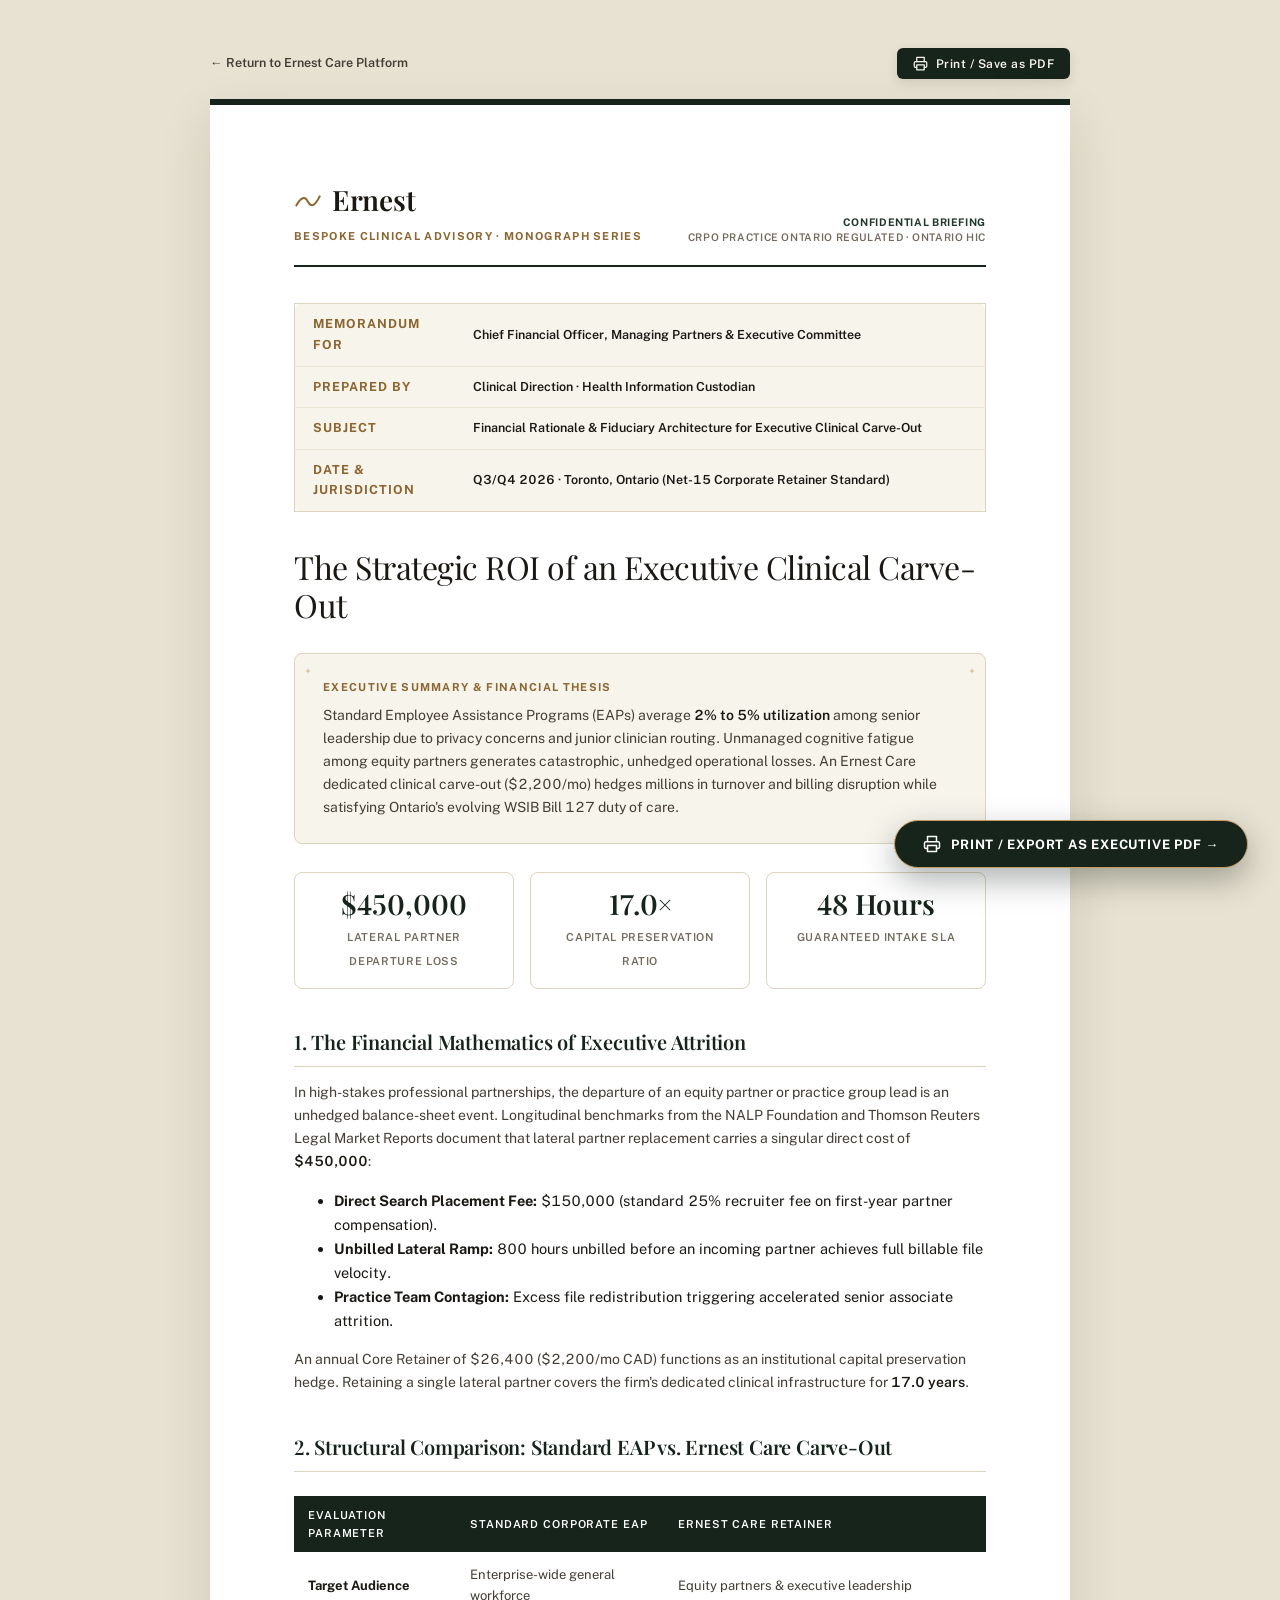
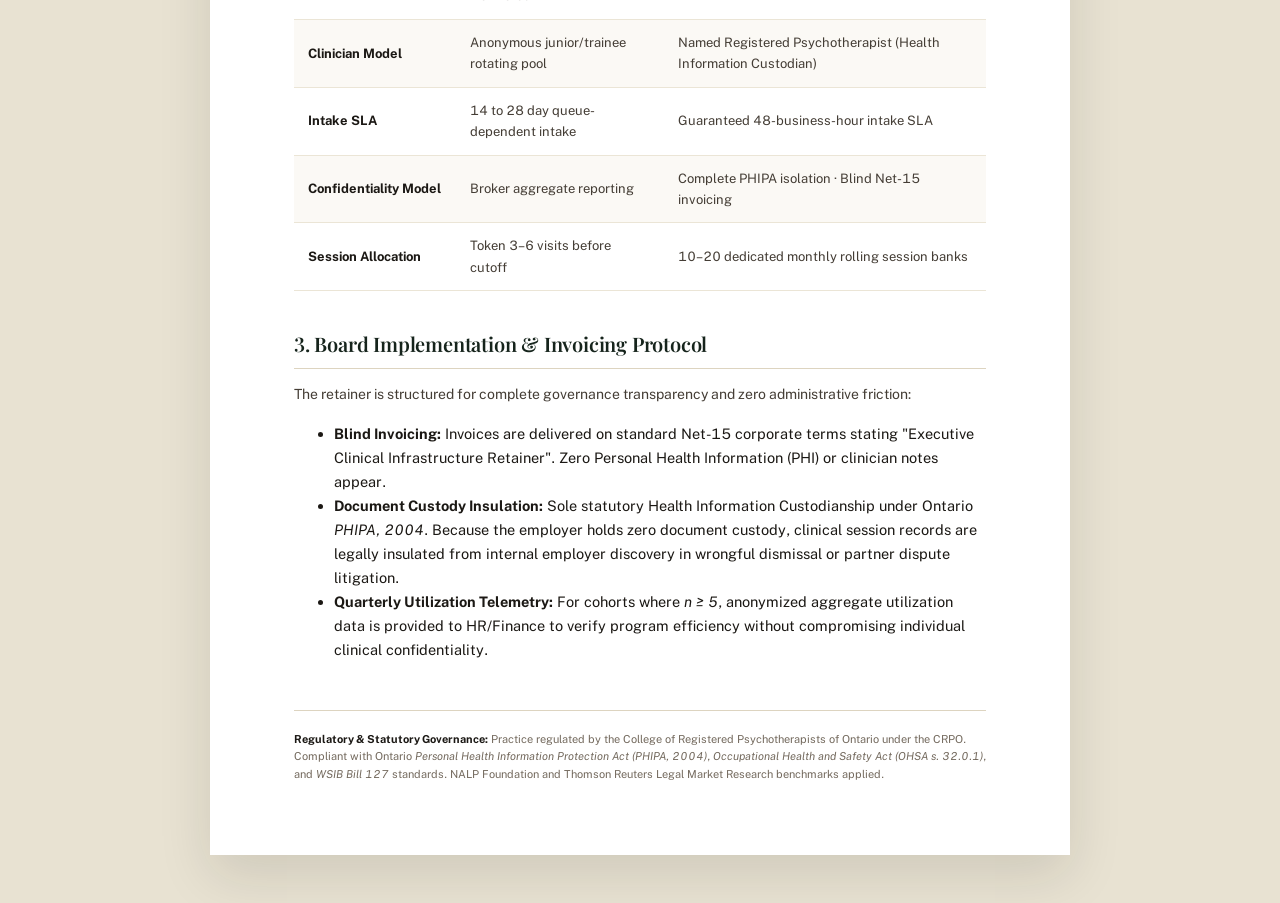
<file: reports/executive-memo.html>
<!DOCTYPE html>
<html lang="en">
<head>
<meta charset="UTF-8">
<meta name="viewport" content="width=device-width, initial-scale=1.0">
<title>Executive Board Memo | Ernest Care</title>

<link rel="preconnect" href="https://fonts.googleapis.com">
<link rel="preconnect" href="https://fonts.gstatic.com" crossorigin>
<link href="https://fonts.googleapis.com/css2?family=Playfair+Display:ital,wght@0,400;0,600;0,700;1,400&family=Public+Sans:wght@400;500;600;700&display=swap" rel="stylesheet">
<style>
  :root {
    --ink: #1B1814;
    --ink-soft: #443D35;
    --ink-muted: #73695D;
    --paper: #F7F4EC;
    --paper-deep: #ECE6D8;
    --paper-warm: #E3DBC9;
    --white: #FFFFFF;
    --ledger: #23382C;
    --ledger-deep: #16241C;
    --brass: #8C6631;
    --brass-bright: #C59B5F;
    --rule: #DDD4C0;
    --rule-light: #EBE5D6;
    --radius-sm: 8px;
    --radius-full: 9999px;
  }

  *, *::before, *::after {
    box-sizing: border-box;
    hyphens: none !important;
    -webkit-hyphens: none !important;
  }

  body {
    margin: 0;
    background: #E8E2D2;
    color: var(--ink);
    font-family: 'Public Sans', -apple-system, BlinkMacSystemFont, 'Segoe UI', Roboto, sans-serif;
    font-size: 14.5px;
    line-height: 1.65;
    -webkit-font-smoothing: antialiased;
    padding: 48px 20px;
    font-variant-numeric: tabular-nums lining-nums;
  }

  .report-page {
    max-width: 860px;
    margin: 0 auto;
    background: var(--white);
    padding: 72px 84px;
    box-shadow: 0 20px 50px rgba(27, 24, 20, 0.12);
    border-top: 6px solid var(--ledger-deep);
    position: relative;
  }

  /* Header Branding */
  .report-header {
    display: flex;
    justify-content: space-between;
    align-items: flex-end;
    border-bottom: 2px solid var(--ledger-deep);
    padding-bottom: 20px;
    margin-bottom: 36px;
  }

  .report-brand {
    display: flex;
    flex-direction: column;
    gap: 4px;
  }

  .report-wordmark {
    display: inline-flex;
    align-items: center;
    gap: 10px;
    font-family: 'Playfair Display', Georgia, serif;
    font-size: 28px;
    font-weight: 600;
    color: var(--ink);
    letter-spacing: -0.01em;
  }

  .report-submark {
    font-size: 11px;
    font-weight: 700;
    letter-spacing: 0.12em;
    text-transform: uppercase;
    color: var(--brass);
  }

  .report-meta-badge {
    text-align: right;
    font-size: 10.5px;
    font-weight: 600;
    line-height: 1.45;
    letter-spacing: 0.06em;
    text-transform: uppercase;
    color: var(--ink-muted);
  }

  .report-meta-badge strong {
    color: var(--ledger);
  }

  /* Memo Info Grid */
  .memo-info-table {
    width: 100%;
    border-collapse: collapse;
    margin-bottom: 36px;
    background: var(--paper);
    border: 1px solid var(--rule);
    border-radius: var(--radius-sm);
  }

  .memo-info-table td {
    padding: 10px 18px;
    font-size: 12.5px;
    border-bottom: 1px solid var(--rule-light);
  }

  .memo-info-table tr:last-child td {
    border-bottom: none;
  }

  .memo-info-label {
    width: 160px;
    font-weight: 700;
    letter-spacing: 0.08em;
    text-transform: uppercase;
    color: var(--brass);
  }

  .memo-info-val {
    color: var(--ink);
    font-weight: 600;
  }

  /* Document Typography */
  h1.report-title {
    font-family: 'Playfair Display', Georgia, serif;
    font-size: 32px;
    font-weight: 400;
    line-height: 1.2;
    color: var(--ink);
    margin: 0 0 28px 0;
    letter-spacing: -0.015em;
  }

  h2 {
    font-family: 'Playfair Display', Georgia, serif;
    font-size: 20px;
    font-weight: 600;
    color: var(--ledger-deep);
    margin: 36px 0 14px 0;
    padding-bottom: 8px;
    border-bottom: 1px solid var(--rule);
    letter-spacing: -0.01em;
  }

  h3 {
    font-family: 'Public Sans', sans-serif;
    font-size: 15px;
    font-weight: 700;
    color: var(--ink);
    margin: 24px 0 8px 0;
    letter-spacing: 0.01em;
  }

  p {
    margin: 0 0 16px 0;
    color: var(--ink-soft);
    font-size: 14px;
    line-height: 1.65;
  }

  p strong {
    color: var(--ink);
    font-weight: 600;
  }

  /* Executive Highlight Box with Blueprint Marks */
  .exec-box {
    background: var(--paper);
    border: 1px solid var(--rule);
    border-radius: var(--radius-sm);
    padding: 24px 28px;
    margin: 28px 0;
    position: relative;
  }

  .exec-box::before, .exec-box::after {
    content: "+";
    position: absolute;
    font-size: 11px;
    color: var(--brass-bright);
    opacity: 0.7;
  }
  .exec-box::before { top: 8px; left: 10px; }
  .exec-box::after { top: 8px; right: 10px; }

  .exec-box-title {
    font-size: 11px;
    font-weight: 700;
    letter-spacing: 0.12em;
    text-transform: uppercase;
    color: var(--brass);
    margin-bottom: 8px;
    display: block;
  }

  /* Metrics Display Grid */
  .stat-grid {
    display: grid;
    grid-template-columns: repeat(3, 1fr);
    gap: 16px;
    margin: 24px 0;
  }

  .stat-card {
    background: var(--white);
    border: 1px solid var(--rule);
    border-radius: var(--radius-sm);
    padding: 16px 18px;
    text-align: center;
  }

  .stat-num {
    font-family: 'Playfair Display', Georgia, serif;
    font-size: 28px;
    font-weight: 600;
    color: var(--ledger-deep);
    display: block;
    line-height: 1.1;
    margin-bottom: 4px;
  }

  .stat-desc {
    font-size: 11px;
    font-weight: 600;
    color: var(--ink-muted);
    text-transform: uppercase;
    letter-spacing: 0.06em;
  }

  /* Comparison & Data Tables */
  .report-table {
    width: 100%;
    border-collapse: collapse;
    margin: 24px 0;
    font-size: 13px;
  }

  .report-table th {
    background: var(--ledger-deep);
    color: var(--white);
    font-weight: 600;
    text-align: left;
    padding: 10px 14px;
    font-size: 11px;
    letter-spacing: 0.08em;
    text-transform: uppercase;
  }

  .report-table td {
    padding: 12px 14px;
    border-bottom: 1px solid var(--rule-light);
    color: var(--ink-soft);
  }

  .report-table tr:nth-child(even) td {
    background: rgba(247, 244, 236, 0.5);
  }

  .report-table td strong {
    color: var(--ink);
  }

  /* Checklist Items */
  .audit-checklist {
    display: flex;
    flex-direction: column;
    gap: 12px;
    margin: 20px 0;
  }

  .audit-item {
    display: flex;
    align-items: flex-start;
    gap: 14px;
    padding: 14px 18px;
    background: var(--paper);
    border: 1px solid var(--rule);
    border-radius: var(--radius-sm);
  }

  .audit-badge {
    padding: 3px 8px;
    border-radius: 4px;
    font-size: 10px;
    font-weight: 700;
    letter-spacing: 0.08em;
    text-transform: uppercase;
    background: var(--ledger);
    color: var(--white);
    flex-shrink: 0;
  }

  .audit-text strong {
    display: block;
    font-size: 13.5px;
    color: var(--ink);
    margin-bottom: 2px;
  }

  .audit-text p {
    font-size: 12.5px;
    margin: 0;
    color: var(--ink-soft);
  }

  /* Footnotes */
  .report-footer-notes {
    margin-top: 48px;
    padding-top: 20px;
    border-top: 1px solid var(--rule);
    font-size: 11px;
    line-height: 1.6;
    color: var(--ink-muted);
  }

  .report-footer-notes strong {
    color: var(--ink);
  }

  /* Floating Print Action Button */
  .print-fab {
    position: fixed;
    bottom: 32px;
    right: 32px;
    background: var(--ledger-deep);
    color: var(--white);
    border: 1px solid var(--brass-bright);
    padding: 14px 28px;
    border-radius: 9999px;
    font-family: 'Public Sans', sans-serif;
    font-size: 13px;
    font-weight: 700;
    letter-spacing: 0.06em;
    text-transform: uppercase;
    cursor: pointer;
    box-shadow: 0 12px 32px rgba(22, 36, 28, 0.35);
    display: inline-flex;
    align-items: center;
    gap: 10px;
    transition: all 0.25s cubic-bezier(0.16, 1, 0.3, 1);
    z-index: 1000;
  }

  .print-fab:hover {
    background: var(--ink);
    transform: translateY(-2px);
    box-shadow: 0 16px 40px rgba(22, 36, 28, 0.45);
  }

  /* Print Optimizations */
  @media print {
    body {
      background: white !important;
      padding: 0 !important;
      color: black !important;
    }
    .report-page {
      box-shadow: none !important;
      padding: 0 !important;
      max-width: 100% !important;
      border-top: none !important;
    }
    .print-fab {
      display: none !important;
    }
    .exec-box, .stat-card, .audit-item, .memo-info-table {
      break-inside: avoid;
    }
  }

  /* Print Controls & Boardroom PDF Output */
  .print-control-bar {
    max-width: 860px;
    margin: 0 auto 20px;
    display: flex;
    justify-content: space-between;
    align-items: center;
  }
  .print-nav-back {
    font-size: 12.5px;
    font-weight: 600;
    color: var(--ink-soft);
    text-decoration: none;
    display: inline-flex;
    align-items: center;
    gap: 6px;
  }
  .print-nav-back:hover {
    color: var(--ink);
    text-decoration: underline;
  }
  .btn-print {
    display: inline-flex;
    align-items: center;
    gap: 8px;
    background: var(--ledger-deep);
    color: #F7F4EC;
    border: none;
    border-radius: 6px;
    padding: 8px 16px;
    font-family: inherit;
    font-size: 12px;
    font-weight: 600;
    letter-spacing: 0.04em;
    cursor: pointer;
    box-shadow: 0 4px 12px rgba(0,0,0,0.1);
    transition: background 0.2s ease, transform 0.15s ease;
  }
  .btn-print:hover {
    background: #0f1c14;
    transform: translateY(-1px);
  }

  @media print {
    @page {
      size: letter portrait;
      margin: 16mm 14mm;
    }
    body {
      background: #FFFFFF !important;
      color: #000000 !important;
      padding: 0 !important;
      font-size: 10.5pt !important;
      line-height: 1.5 !important;
    }
    .print-control-bar {
      display: none !important;
    }
    .report-page {
      box-shadow: none !important;
      padding: 0 !important;
      margin: 0 !important;
      max-width: 100% !important;
      border-top: none !important;
      background: transparent !important;
    }
    .report-header {
      border-bottom: 2pt solid #1B1814 !important;
    }
    h1, h2, h3, h4 {
      page-break-after: avoid;
      break-after: avoid;
      color: #000000 !important;
    }
    p, table, tr, .memo-section, .diligence-block {
      page-break-inside: avoid;
      break-inside: avoid;
    }
    a {
      text-decoration: none !important;
      color: #000000 !important;
    }
  }

</style>

</head>
<body>

<button class="print-fab" onclick="window.print();" aria-label="Print or Save as Executive PDF">
  <svg width="18" height="18" viewBox="0 0 24 24" fill="none" stroke="currentColor" stroke-width="2" stroke-linecap="round" stroke-linejoin="round"><path d="M6 9V2h12v7M6 18H4a2 2 0 0 1-2-2v-5a2 2 0 0 1 2-2h16a2 2 0 0 1 2 2v5a2 2 0 0 1-2 2h-2"/><rect x="6" y="14" width="12" height="8"/></svg>
  Print / Export as Executive PDF &rarr;
</button>

  <div class="print-control-bar">
    <a href="../index.html" class="print-nav-back">&larr; Return to Ernest Care Platform</a>
    <button class="btn-print" onclick="window.print()" aria-label="Print or Export PDF">
      <svg width="15" height="15" viewBox="0 0 24 24" fill="none" stroke="currentColor" stroke-width="2" stroke-linecap="round" stroke-linejoin="round" aria-hidden="true"><polyline points="6 9 6 2 18 2 18 9"></polyline><path d="M6 18H4a2 2 0 0 1-2-2v-5a2 2 0 0 1 2-2h16a2 2 0 0 1 2 2v5a2 2 0 0 1-2 2h-2"></path><rect x="6" y="14" width="12" height="8"></rect></svg>
      Print / Save as PDF
    </button>
  </div>

  <div class="report-page">
  <div class="report-header">
    <div class="report-brand">
      <div class="report-wordmark">
        <svg class="flourish" width="28" height="18" viewBox="0 0 30 20" aria-hidden="true"><path d="M2 16 Q 10 2, 15 12 T 28 6" stroke="var(--brass)" stroke-width="2.2" fill="none" stroke-linecap="round"/></svg>
        Ernest
      </div>
      <div class="report-submark">Bespoke Clinical Advisory &middot; Monograph Series</div>
    </div>
    <div class="report-meta-badge">
      <strong>Confidential Briefing</strong><br>
      CRPO Practice Ontario Regulated &middot; Ontario HIC
    </div>
  </div>

  <table class="memo-info-table">
    <tr>
      <td class="memo-info-label">Memorandum For</td>
      <td class="memo-info-val">Chief Financial Officer, Managing Partners &amp; Executive Committee</td>
    </tr>
    <tr>
      <td class="memo-info-label">Prepared By</td>
      <td class="memo-info-val">Clinical Direction &middot; Health Information Custodian</td>
    </tr>
    <tr>
      <td class="memo-info-label">Subject</td>
      <td class="memo-info-val">Financial Rationale &amp; Fiduciary Architecture for Executive Clinical Carve-Out</td>
    </tr>
    <tr>
      <td class="memo-info-label">Date &amp; Jurisdiction</td>
      <td class="memo-info-val">Q3/Q4 2026 &middot; Toronto, Ontario (Net-15 Corporate Retainer Standard)</td>
    </tr>
  </table>

  <h1 class="report-title">The Strategic ROI of an Executive Clinical Carve-Out</h1>

  <div class="exec-box">
    <span class="exec-box-title">Executive Summary &amp; Financial Thesis</span>
    <p style="margin:0;">Standard Employee Assistance Programs (EAPs) average <strong>2% to 5% utilization</strong> among senior leadership due to privacy concerns and junior clinician routing. Unmanaged cognitive fatigue among equity partners generates catastrophic, unhedged operational losses. An Ernest Care dedicated clinical carve-out ($2,200/mo) hedges millions in turnover and billing disruption while satisfying Ontario's evolving WSIB Bill 127 duty of care.</p>
  </div>

  <div class="stat-grid">
    <div class="stat-card">
      <span class="stat-num">$450,000</span>
      <span class="stat-desc">Lateral Partner Departure Loss</span>
    </div>
    <div class="stat-card">
      <span class="stat-num">17.0&times;</span>
      <span class="stat-desc">Capital Preservation Ratio</span>
    </div>
    <div class="stat-card">
      <span class="stat-num">48 Hours</span>
      <span class="stat-desc">Guaranteed Intake SLA</span>
    </div>
  </div>

  <h2>1. The Financial Mathematics of Executive Attrition</h2>
  <p>In high-stakes professional partnerships, the departure of an equity partner or practice group lead is an unhedged balance-sheet event. Longitudinal benchmarks from the NALP Foundation and Thomson Reuters Legal Market Reports document that lateral partner replacement carries a singular direct cost of <strong>$450,000</strong>:</p>
  <ul>
    <li><strong>Direct Search Placement Fee:</strong> $150,000 (standard 25% recruiter fee on first-year partner compensation).</li>
    <li><strong>Unbilled Lateral Ramp:</strong> 800 hours unbilled before an incoming partner achieves full billable file velocity.</li>
    <li><strong>Practice Team Contagion:</strong> Excess file redistribution triggering accelerated senior associate attrition.</li>
  </ul>
  <p>An annual Core Retainer of $26,400 ($2,200/mo CAD) functions as an institutional capital preservation hedge. Retaining a single lateral partner covers the firm's dedicated clinical infrastructure for <strong>17.0 years</strong>.</p>

  <h2>2. Structural Comparison: Standard EAP vs. Ernest Care Carve-Out</h2>
  <table class="report-table">
    <thead>
      <tr>
        <th>Evaluation Parameter</th>
        <th>Standard Corporate EAP</th>
        <th>Ernest Care Retainer</th>
      </tr>
    </thead>
    <tbody>
      <tr>
        <td><strong>Target Audience</strong></td>
        <td>Enterprise-wide general workforce</td>
        <td>Equity partners &amp; executive leadership</td>
      </tr>
      <tr>
        <td><strong>Clinician Model</strong></td>
        <td>Anonymous junior/trainee rotating pool</td>
        <td>Named Registered Psychotherapist (Health Information Custodian)</td>
      </tr>
      <tr>
        <td><strong>Intake SLA</strong></td>
        <td>14 to 28 day queue-dependent intake</td>
        <td>Guaranteed 48-business-hour intake SLA</td>
      </tr>
      <tr>
        <td><strong>Confidentiality Model</strong></td>
        <td>Broker aggregate reporting</td>
        <td>Complete PHIPA isolation &middot; Blind Net-15 invoicing</td>
      </tr>
      <tr>
        <td><strong>Session Allocation</strong></td>
        <td>Token 3–6 visits before cutoff</td>
        <td>10–20 dedicated monthly rolling session banks</td>
      </tr>
    </tbody>
  </table>

  <h2>3. Board Implementation &amp; Invoicing Protocol</h2>
  <p>The retainer is structured for complete governance transparency and zero administrative friction:</p>
  <ul>
    <li><strong>Blind Invoicing:</strong> Invoices are delivered on standard Net-15 corporate terms stating "Executive Clinical Infrastructure Retainer". Zero Personal Health Information (PHI) or clinician notes appear.</li>
    <li><strong>Document Custody Insulation:</strong> Sole statutory Health Information Custodianship under Ontario <em>PHIPA, 2004</em>. Because the employer holds zero document custody, clinical session records are legally insulated from internal employer discovery in wrongful dismissal or partner dispute litigation.</li>
    <li><strong>Quarterly Utilization Telemetry:</strong> For cohorts where <em>n &ge; 5</em>, anonymized aggregate utilization data is provided to HR/Finance to verify program efficiency without compromising individual clinical confidentiality.</li>
  </ul>

  <div class="report-footer-notes">
    <strong>Regulatory &amp; Statutory Governance:</strong> Practice regulated by the College of Registered Psychotherapists of Ontario under the CRPO. Compliant with Ontario <em>Personal Health Information Protection Act (PHIPA, 2004)</em>, <em>Occupational Health and Safety Act (OHSA s. 32.0.1)</em>, and <em>WSIB Bill 127</em> standards. NALP Foundation and Thomson Reuters Legal Market Research benchmarks applied.
  </div>
</div>

</body>
</html>
</file>
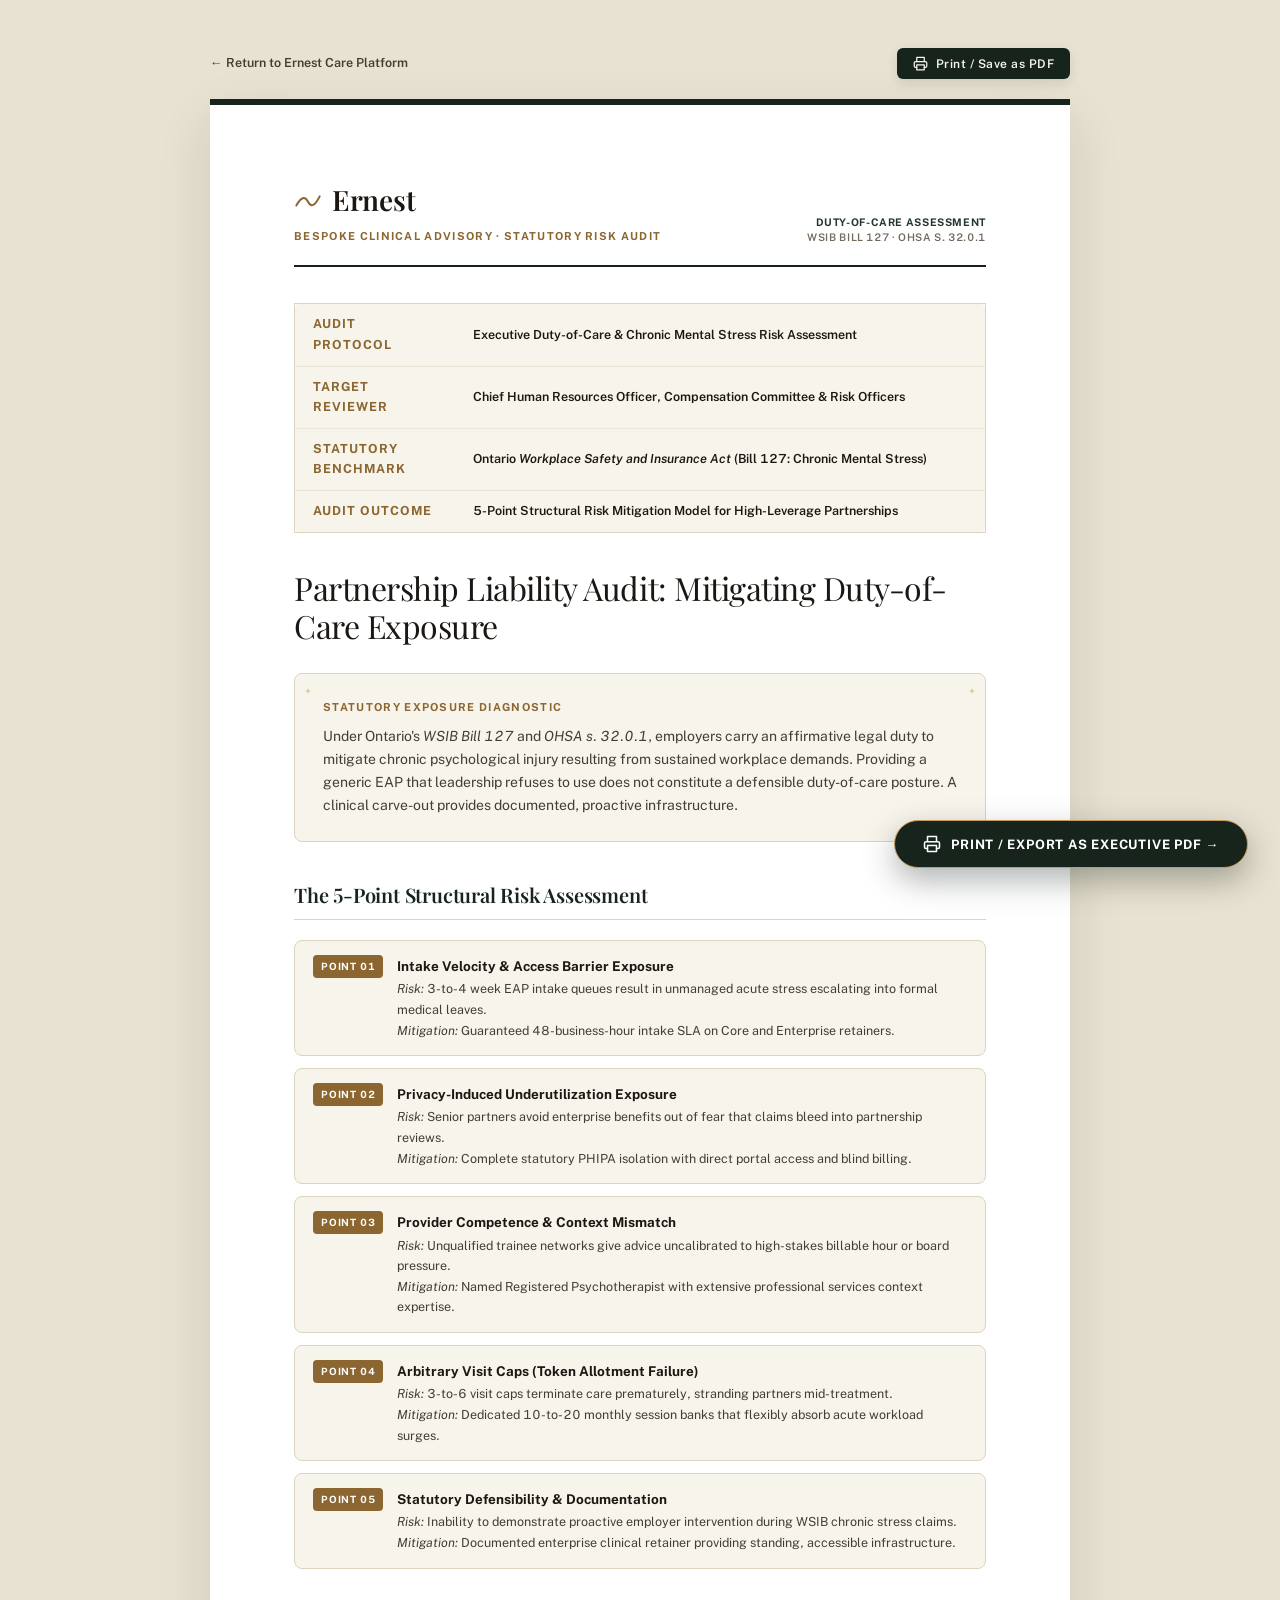
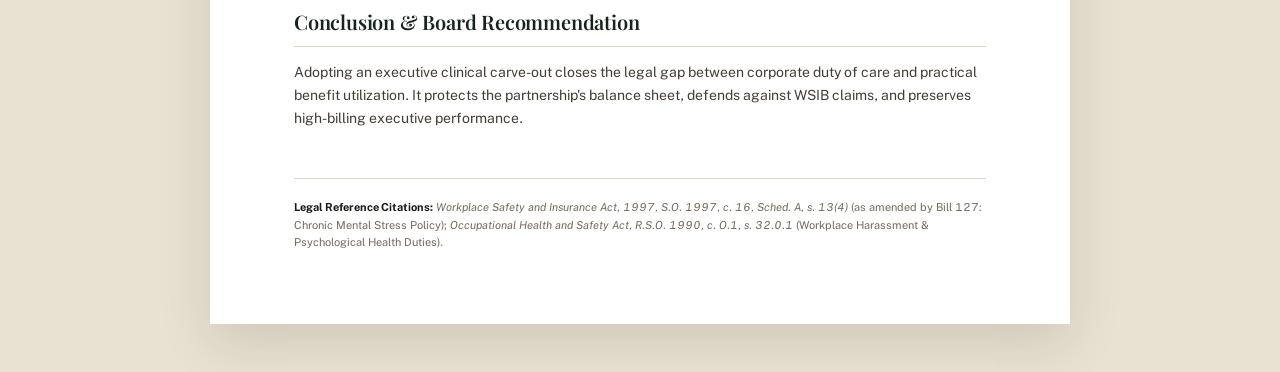
<file: reports/liability-audit.html>
<!DOCTYPE html>
<html lang="en">
<head>
<meta charset="UTF-8">
<meta name="viewport" content="width=device-width, initial-scale=1.0">
<title>Partnership Liability Audit | Ernest Care</title>

<link rel="preconnect" href="https://fonts.googleapis.com">
<link rel="preconnect" href="https://fonts.gstatic.com" crossorigin>
<link href="https://fonts.googleapis.com/css2?family=Playfair+Display:ital,wght@0,400;0,600;0,700;1,400&family=Public+Sans:wght@400;500;600;700&display=swap" rel="stylesheet">
<style>
  :root {
    --ink: #1B1814;
    --ink-soft: #443D35;
    --ink-muted: #73695D;
    --paper: #F7F4EC;
    --paper-deep: #ECE6D8;
    --paper-warm: #E3DBC9;
    --white: #FFFFFF;
    --ledger: #23382C;
    --ledger-deep: #16241C;
    --brass: #8C6631;
    --brass-bright: #C59B5F;
    --rule: #DDD4C0;
    --rule-light: #EBE5D6;
    --radius-sm: 8px;
    --radius-full: 9999px;
  }

  *, *::before, *::after {
    box-sizing: border-box;
    hyphens: none !important;
    -webkit-hyphens: none !important;
  }

  body {
    margin: 0;
    background: #E8E2D2;
    color: var(--ink);
    font-family: 'Public Sans', -apple-system, BlinkMacSystemFont, 'Segoe UI', Roboto, sans-serif;
    font-size: 14.5px;
    line-height: 1.65;
    -webkit-font-smoothing: antialiased;
    padding: 48px 20px;
    font-variant-numeric: tabular-nums lining-nums;
  }

  .report-page {
    max-width: 860px;
    margin: 0 auto;
    background: var(--white);
    padding: 72px 84px;
    box-shadow: 0 20px 50px rgba(27, 24, 20, 0.12);
    border-top: 6px solid var(--ledger-deep);
    position: relative;
  }

  /* Header Branding */
  .report-header {
    display: flex;
    justify-content: space-between;
    align-items: flex-end;
    border-bottom: 2px solid var(--ledger-deep);
    padding-bottom: 20px;
    margin-bottom: 36px;
  }

  .report-brand {
    display: flex;
    flex-direction: column;
    gap: 4px;
  }

  .report-wordmark {
    display: inline-flex;
    align-items: center;
    gap: 10px;
    font-family: 'Playfair Display', Georgia, serif;
    font-size: 28px;
    font-weight: 600;
    color: var(--ink);
    letter-spacing: -0.01em;
  }

  .report-submark {
    font-size: 11px;
    font-weight: 700;
    letter-spacing: 0.12em;
    text-transform: uppercase;
    color: var(--brass);
  }

  .report-meta-badge {
    text-align: right;
    font-size: 10.5px;
    font-weight: 600;
    line-height: 1.45;
    letter-spacing: 0.06em;
    text-transform: uppercase;
    color: var(--ink-muted);
  }

  .report-meta-badge strong {
    color: var(--ledger);
  }

  /* Memo Info Grid */
  .memo-info-table {
    width: 100%;
    border-collapse: collapse;
    margin-bottom: 36px;
    background: var(--paper);
    border: 1px solid var(--rule);
    border-radius: var(--radius-sm);
  }

  .memo-info-table td {
    padding: 10px 18px;
    font-size: 12.5px;
    border-bottom: 1px solid var(--rule-light);
  }

  .memo-info-table tr:last-child td {
    border-bottom: none;
  }

  .memo-info-label {
    width: 160px;
    font-weight: 700;
    letter-spacing: 0.08em;
    text-transform: uppercase;
    color: var(--brass);
  }

  .memo-info-val {
    color: var(--ink);
    font-weight: 600;
  }

  /* Document Typography */
  h1.report-title {
    font-family: 'Playfair Display', Georgia, serif;
    font-size: 32px;
    font-weight: 400;
    line-height: 1.2;
    color: var(--ink);
    margin: 0 0 28px 0;
    letter-spacing: -0.015em;
  }

  h2 {
    font-family: 'Playfair Display', Georgia, serif;
    font-size: 20px;
    font-weight: 600;
    color: var(--ledger-deep);
    margin: 36px 0 14px 0;
    padding-bottom: 8px;
    border-bottom: 1px solid var(--rule);
    letter-spacing: -0.01em;
  }

  h3 {
    font-family: 'Public Sans', sans-serif;
    font-size: 15px;
    font-weight: 700;
    color: var(--ink);
    margin: 24px 0 8px 0;
    letter-spacing: 0.01em;
  }

  p {
    margin: 0 0 16px 0;
    color: var(--ink-soft);
    font-size: 14px;
    line-height: 1.65;
  }

  p strong {
    color: var(--ink);
    font-weight: 600;
  }

  /* Executive Highlight Box with Blueprint Marks */
  .exec-box {
    background: var(--paper);
    border: 1px solid var(--rule);
    border-radius: var(--radius-sm);
    padding: 24px 28px;
    margin: 28px 0;
    position: relative;
  }

  .exec-box::before, .exec-box::after {
    content: "+";
    position: absolute;
    font-size: 11px;
    color: var(--brass-bright);
    opacity: 0.7;
  }
  .exec-box::before { top: 8px; left: 10px; }
  .exec-box::after { top: 8px; right: 10px; }

  .exec-box-title {
    font-size: 11px;
    font-weight: 700;
    letter-spacing: 0.12em;
    text-transform: uppercase;
    color: var(--brass);
    margin-bottom: 8px;
    display: block;
  }

  /* Metrics Display Grid */
  .stat-grid {
    display: grid;
    grid-template-columns: repeat(3, 1fr);
    gap: 16px;
    margin: 24px 0;
  }

  .stat-card {
    background: var(--white);
    border: 1px solid var(--rule);
    border-radius: var(--radius-sm);
    padding: 16px 18px;
    text-align: center;
  }

  .stat-num {
    font-family: 'Playfair Display', Georgia, serif;
    font-size: 28px;
    font-weight: 600;
    color: var(--ledger-deep);
    display: block;
    line-height: 1.1;
    margin-bottom: 4px;
  }

  .stat-desc {
    font-size: 11px;
    font-weight: 600;
    color: var(--ink-muted);
    text-transform: uppercase;
    letter-spacing: 0.06em;
  }

  /* Comparison & Data Tables */
  .report-table {
    width: 100%;
    border-collapse: collapse;
    margin: 24px 0;
    font-size: 13px;
  }

  .report-table th {
    background: var(--ledger-deep);
    color: var(--white);
    font-weight: 600;
    text-align: left;
    padding: 10px 14px;
    font-size: 11px;
    letter-spacing: 0.08em;
    text-transform: uppercase;
  }

  .report-table td {
    padding: 12px 14px;
    border-bottom: 1px solid var(--rule-light);
    color: var(--ink-soft);
  }

  .report-table tr:nth-child(even) td {
    background: rgba(247, 244, 236, 0.5);
  }

  .report-table td strong {
    color: var(--ink);
  }

  /* Checklist Items */
  .audit-checklist {
    display: flex;
    flex-direction: column;
    gap: 12px;
    margin: 20px 0;
  }

  .audit-item {
    display: flex;
    align-items: flex-start;
    gap: 14px;
    padding: 14px 18px;
    background: var(--paper);
    border: 1px solid var(--rule);
    border-radius: var(--radius-sm);
  }

  .audit-badge {
    padding: 3px 8px;
    border-radius: 4px;
    font-size: 10px;
    font-weight: 700;
    letter-spacing: 0.08em;
    text-transform: uppercase;
    background: var(--ledger);
    color: var(--white);
    flex-shrink: 0;
  }

  .audit-text strong {
    display: block;
    font-size: 13.5px;
    color: var(--ink);
    margin-bottom: 2px;
  }

  .audit-text p {
    font-size: 12.5px;
    margin: 0;
    color: var(--ink-soft);
  }

  /* Footnotes */
  .report-footer-notes {
    margin-top: 48px;
    padding-top: 20px;
    border-top: 1px solid var(--rule);
    font-size: 11px;
    line-height: 1.6;
    color: var(--ink-muted);
  }

  .report-footer-notes strong {
    color: var(--ink);
  }

  /* Floating Print Action Button */
  .print-fab {
    position: fixed;
    bottom: 32px;
    right: 32px;
    background: var(--ledger-deep);
    color: var(--white);
    border: 1px solid var(--brass-bright);
    padding: 14px 28px;
    border-radius: 9999px;
    font-family: 'Public Sans', sans-serif;
    font-size: 13px;
    font-weight: 700;
    letter-spacing: 0.06em;
    text-transform: uppercase;
    cursor: pointer;
    box-shadow: 0 12px 32px rgba(22, 36, 28, 0.35);
    display: inline-flex;
    align-items: center;
    gap: 10px;
    transition: all 0.25s cubic-bezier(0.16, 1, 0.3, 1);
    z-index: 1000;
  }

  .print-fab:hover {
    background: var(--ink);
    transform: translateY(-2px);
    box-shadow: 0 16px 40px rgba(22, 36, 28, 0.45);
  }

  /* Print Optimizations */
  @media print {
    body {
      background: white !important;
      padding: 0 !important;
      color: black !important;
    }
    .report-page {
      box-shadow: none !important;
      padding: 0 !important;
      max-width: 100% !important;
      border-top: none !important;
    }
    .print-fab {
      display: none !important;
    }
    .exec-box, .stat-card, .audit-item, .memo-info-table {
      break-inside: avoid;
    }
  }

  /* Print Controls & Boardroom PDF Output */
  .print-control-bar {
    max-width: 860px;
    margin: 0 auto 20px;
    display: flex;
    justify-content: space-between;
    align-items: center;
  }
  .print-nav-back {
    font-size: 12.5px;
    font-weight: 600;
    color: var(--ink-soft);
    text-decoration: none;
    display: inline-flex;
    align-items: center;
    gap: 6px;
  }
  .print-nav-back:hover {
    color: var(--ink);
    text-decoration: underline;
  }
  .btn-print {
    display: inline-flex;
    align-items: center;
    gap: 8px;
    background: var(--ledger-deep);
    color: #F7F4EC;
    border: none;
    border-radius: 6px;
    padding: 8px 16px;
    font-family: inherit;
    font-size: 12px;
    font-weight: 600;
    letter-spacing: 0.04em;
    cursor: pointer;
    box-shadow: 0 4px 12px rgba(0,0,0,0.1);
    transition: background 0.2s ease, transform 0.15s ease;
  }
  .btn-print:hover {
    background: #0f1c14;
    transform: translateY(-1px);
  }

  @media print {
    @page {
      size: letter portrait;
      margin: 16mm 14mm;
    }
    body {
      background: #FFFFFF !important;
      color: #000000 !important;
      padding: 0 !important;
      font-size: 10.5pt !important;
      line-height: 1.5 !important;
    }
    .print-control-bar {
      display: none !important;
    }
    .report-page {
      box-shadow: none !important;
      padding: 0 !important;
      margin: 0 !important;
      max-width: 100% !important;
      border-top: none !important;
      background: transparent !important;
    }
    .report-header {
      border-bottom: 2pt solid #1B1814 !important;
    }
    h1, h2, h3, h4 {
      page-break-after: avoid;
      break-after: avoid;
      color: #000000 !important;
    }
    p, table, tr, .memo-section, .diligence-block {
      page-break-inside: avoid;
      break-inside: avoid;
    }
    a {
      text-decoration: none !important;
      color: #000000 !important;
    }
  }

</style>

</head>
<body>

<button class="print-fab" onclick="window.print();" aria-label="Print or Save as Executive PDF">
  <svg width="18" height="18" viewBox="0 0 24 24" fill="none" stroke="currentColor" stroke-width="2" stroke-linecap="round" stroke-linejoin="round"><path d="M6 9V2h12v7M6 18H4a2 2 0 0 1-2-2v-5a2 2 0 0 1 2-2h16a2 2 0 0 1 2 2v5a2 2 0 0 1-2 2h-2"/><rect x="6" y="14" width="12" height="8"/></svg>
  Print / Export as Executive PDF &rarr;
</button>

  <div class="print-control-bar">
    <a href="../index.html" class="print-nav-back">&larr; Return to Ernest Care Platform</a>
    <button class="btn-print" onclick="window.print()" aria-label="Print or Export PDF">
      <svg width="15" height="15" viewBox="0 0 24 24" fill="none" stroke="currentColor" stroke-width="2" stroke-linecap="round" stroke-linejoin="round" aria-hidden="true"><polyline points="6 9 6 2 18 2 18 9"></polyline><path d="M6 18H4a2 2 0 0 1-2-2v-5a2 2 0 0 1 2-2h16a2 2 0 0 1 2 2v5a2 2 0 0 1-2 2h-2"></path><rect x="6" y="14" width="12" height="8"></rect></svg>
      Print / Save as PDF
    </button>
  </div>

  <div class="report-page">
  <div class="report-header">
    <div class="report-brand">
      <div class="report-wordmark">
        <svg class="flourish" width="28" height="18" viewBox="0 0 30 20" aria-hidden="true"><path d="M2 16 Q 10 2, 15 12 T 28 6" stroke="var(--brass)" stroke-width="2.2" fill="none" stroke-linecap="round"/></svg>
        Ernest
      </div>
      <div class="report-submark">Bespoke Clinical Advisory &middot; Statutory Risk Audit</div>
    </div>
    <div class="report-meta-badge">
      <strong>Duty-of-Care Assessment</strong><br>
      WSIB Bill 127 &middot; OHSA s. 32.0.1
    </div>
  </div>

  <table class="memo-info-table">
    <tr>
      <td class="memo-info-label">Audit Protocol</td>
      <td class="memo-info-val">Executive Duty-of-Care &amp; Chronic Mental Stress Risk Assessment</td>
    </tr>
    <tr>
      <td class="memo-info-label">Target Reviewer</td>
      <td class="memo-info-val">Chief Human Resources Officer, Compensation Committee &amp; Risk Officers</td>
    </tr>
    <tr>
      <td class="memo-info-label">Statutory Benchmark</td>
      <td class="memo-info-val">Ontario <em>Workplace Safety and Insurance Act</em> (Bill 127: Chronic Mental Stress)</td>
    </tr>
    <tr>
      <td class="memo-info-label">Audit Outcome</td>
      <td class="memo-info-val">5-Point Structural Risk Mitigation Model for High-Leverage Partnerships</td>
    </tr>
  </table>

  <h1 class="report-title">Partnership Liability Audit: Mitigating Duty-of-Care Exposure</h1>

  <div class="exec-box">
    <span class="exec-box-title">Statutory Exposure Diagnostic</span>
    <p style="margin:0;">Under Ontario's <em>WSIB Bill 127</em> and <em>OHSA s. 32.0.1</em>, employers carry an affirmative legal duty to mitigate chronic psychological injury resulting from sustained workplace demands. Providing a generic EAP that leadership refuses to use does not constitute a defensible duty-of-care posture. A clinical carve-out provides documented, proactive infrastructure.</p>
  </div>

  <h2>The 5-Point Structural Risk Assessment</h2>
  <div class="audit-checklist">
    <div class="audit-item">
      <span class="audit-badge" style="background:#8C6631;">Point 01</span>
      <div class="audit-text">
        <strong>Intake Velocity &amp; Access Barrier Exposure</strong>
        <p><em>Risk:</em> 3-to-4 week EAP intake queues result in unmanaged acute stress escalating into formal medical leaves.<br>
        <em>Mitigation:</em> Guaranteed 48-business-hour intake SLA on Core and Enterprise retainers.</p>
      </div>
    </div>

    <div class="audit-item">
      <span class="audit-badge" style="background:#8C6631;">Point 02</span>
      <div class="audit-text">
        <strong>Privacy-Induced Underutilization Exposure</strong>
        <p><em>Risk:</em> Senior partners avoid enterprise benefits out of fear that claims bleed into partnership reviews.<br>
        <em>Mitigation:</em> Complete statutory PHIPA isolation with direct portal access and blind billing.</p>
      </div>
    </div>

    <div class="audit-item">
      <span class="audit-badge" style="background:#8C6631;">Point 03</span>
      <div class="audit-text">
        <strong>Provider Competence &amp; Context Mismatch</strong>
        <p><em>Risk:</em> Unqualified trainee networks give advice uncalibrated to high-stakes billable hour or board pressure.<br>
        <em>Mitigation:</em> Named Registered Psychotherapist with extensive professional services context expertise.</p>
      </div>
    </div>

    <div class="audit-item">
      <span class="audit-badge" style="background:#8C6631;">Point 04</span>
      <div class="audit-text">
        <strong>Arbitrary Visit Caps (Token Allotment Failure)</strong>
        <p><em>Risk:</em> 3-to-6 visit caps terminate care prematurely, stranding partners mid-treatment.<br>
        <em>Mitigation:</em> Dedicated 10-to-20 monthly session banks that flexibly absorb acute workload surges.</p>
      </div>
    </div>

    <div class="audit-item">
      <span class="audit-badge" style="background:#8C6631;">Point 05</span>
      <div class="audit-text">
        <strong>Statutory Defensibility &amp; Documentation</strong>
        <p><em>Risk:</em> Inability to demonstrate proactive employer intervention during WSIB chronic stress claims.<br>
        <em>Mitigation:</em> Documented enterprise clinical retainer providing standing, accessible infrastructure.</p>
      </div>
    </div>
  </div>

  <h2>Conclusion &amp; Board Recommendation</h2>
  <p>Adopting an executive clinical carve-out closes the legal gap between corporate duty of care and practical benefit utilization. It protects the partnership's balance sheet, defends against WSIB claims, and preserves high-billing executive performance.</p>

  <div class="report-footer-notes">
    <strong>Legal Reference Citations:</strong> <em>Workplace Safety and Insurance Act, 1997, S.O. 1997, c. 16, Sched. A, s. 13(4)</em> (as amended by Bill 127: Chronic Mental Stress Policy); <em>Occupational Health and Safety Act, R.S.O. 1990, c. O.1, s. 32.0.1</em> (Workplace Harassment &amp; Psychological Health Duties).
  </div>
</div>

</body>
</html>
</file>
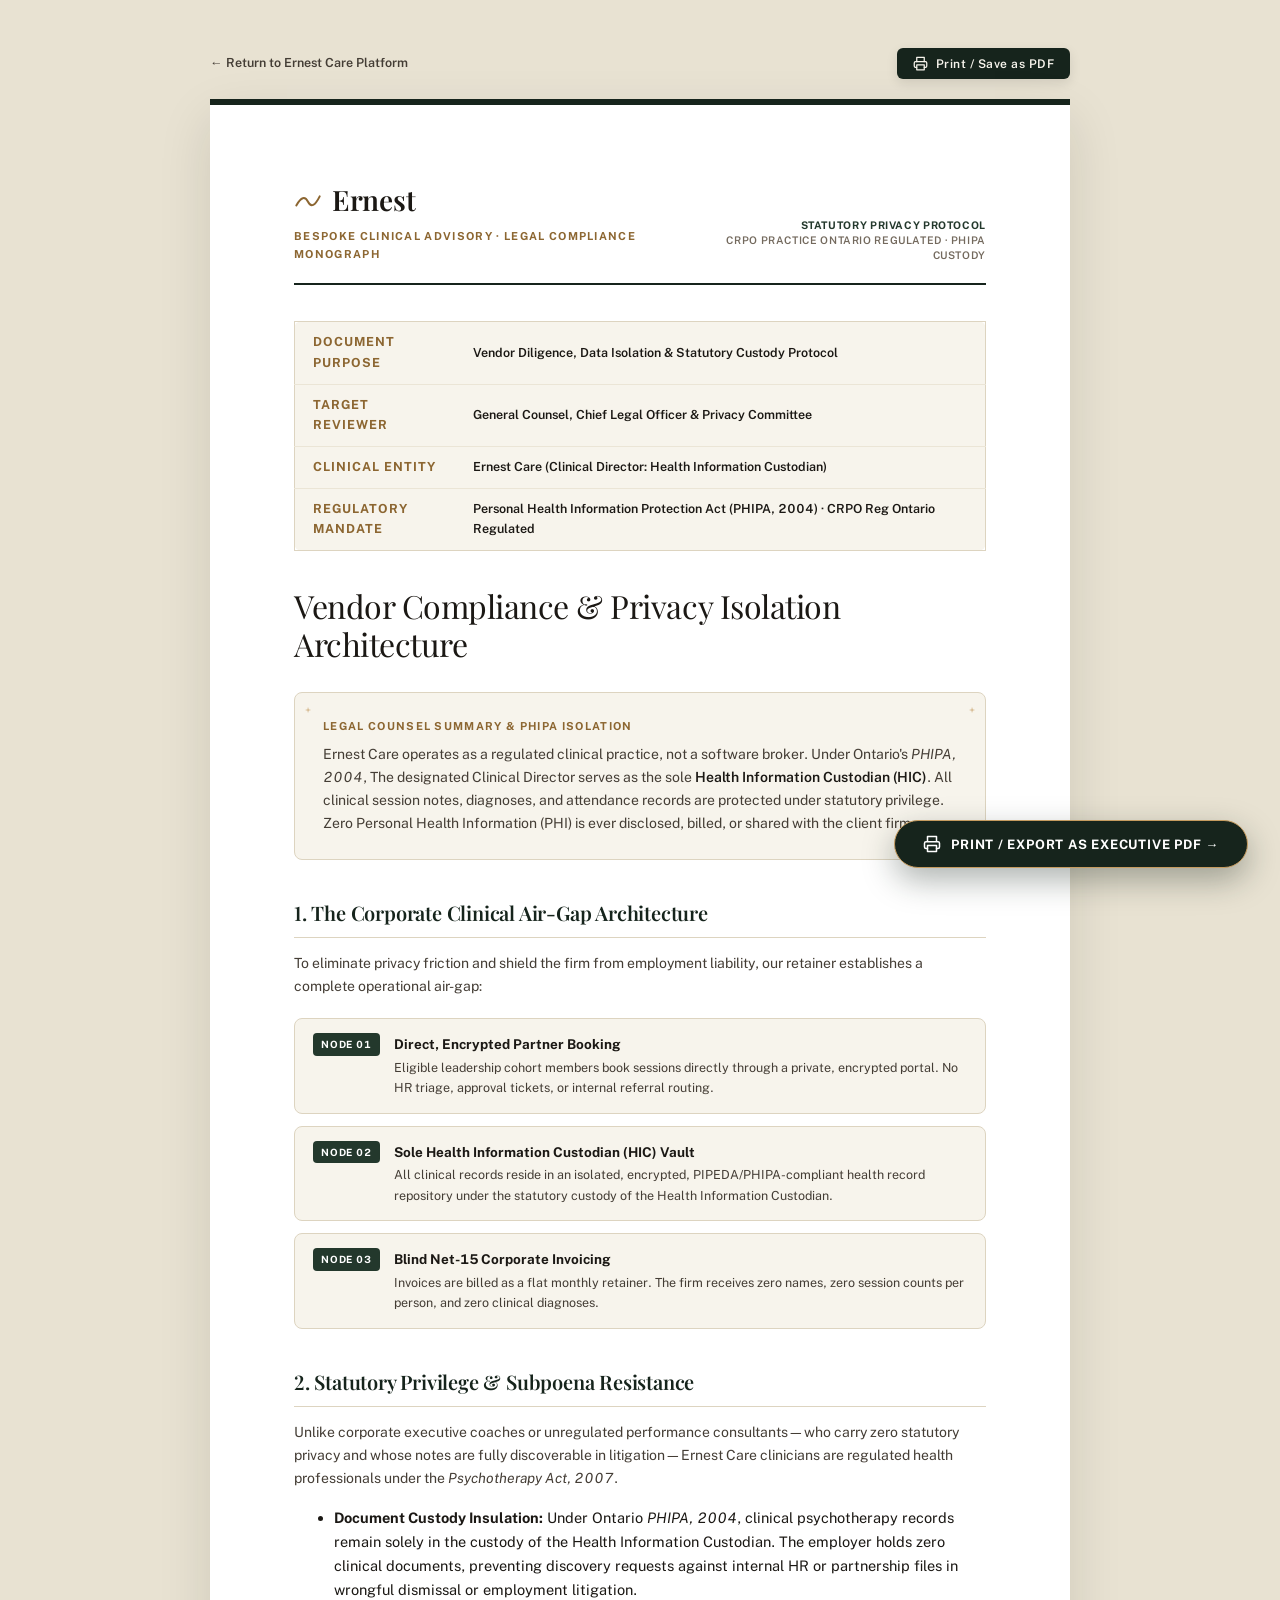
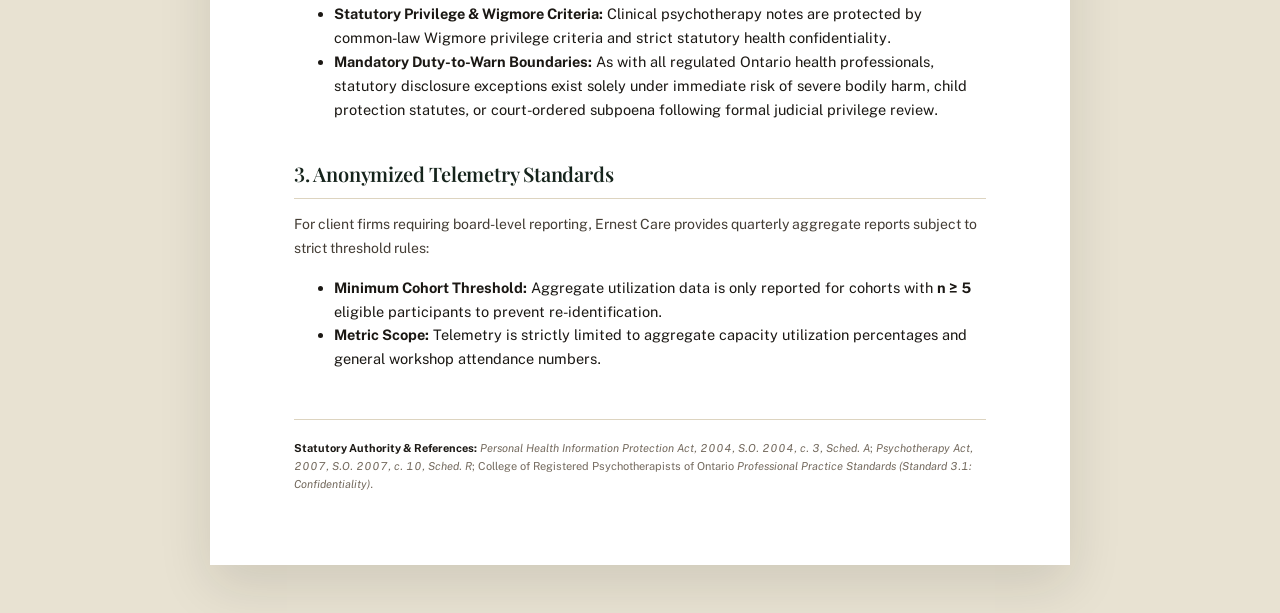
<file: reports/vendor-diligence.html>
<!DOCTYPE html>
<html lang="en">
<head>
<meta charset="UTF-8">
<meta name="viewport" content="width=device-width, initial-scale=1.0">
<title>Vendor Diligence & Privacy Protocol | Ernest Care</title>

<link rel="preconnect" href="https://fonts.googleapis.com">
<link rel="preconnect" href="https://fonts.gstatic.com" crossorigin>
<link href="https://fonts.googleapis.com/css2?family=Playfair+Display:ital,wght@0,400;0,600;0,700;1,400&family=Public+Sans:wght@400;500;600;700&display=swap" rel="stylesheet">
<style>
  :root {
    --ink: #1B1814;
    --ink-soft: #443D35;
    --ink-muted: #73695D;
    --paper: #F7F4EC;
    --paper-deep: #ECE6D8;
    --paper-warm: #E3DBC9;
    --white: #FFFFFF;
    --ledger: #23382C;
    --ledger-deep: #16241C;
    --brass: #8C6631;
    --brass-bright: #C59B5F;
    --rule: #DDD4C0;
    --rule-light: #EBE5D6;
    --radius-sm: 8px;
    --radius-full: 9999px;
  }

  *, *::before, *::after {
    box-sizing: border-box;
    hyphens: none !important;
    -webkit-hyphens: none !important;
  }

  body {
    margin: 0;
    background: #E8E2D2;
    color: var(--ink);
    font-family: 'Public Sans', -apple-system, BlinkMacSystemFont, 'Segoe UI', Roboto, sans-serif;
    font-size: 14.5px;
    line-height: 1.65;
    -webkit-font-smoothing: antialiased;
    padding: 48px 20px;
    font-variant-numeric: tabular-nums lining-nums;
  }

  .report-page {
    max-width: 860px;
    margin: 0 auto;
    background: var(--white);
    padding: 72px 84px;
    box-shadow: 0 20px 50px rgba(27, 24, 20, 0.12);
    border-top: 6px solid var(--ledger-deep);
    position: relative;
  }

  /* Header Branding */
  .report-header {
    display: flex;
    justify-content: space-between;
    align-items: flex-end;
    border-bottom: 2px solid var(--ledger-deep);
    padding-bottom: 20px;
    margin-bottom: 36px;
  }

  .report-brand {
    display: flex;
    flex-direction: column;
    gap: 4px;
  }

  .report-wordmark {
    display: inline-flex;
    align-items: center;
    gap: 10px;
    font-family: 'Playfair Display', Georgia, serif;
    font-size: 28px;
    font-weight: 600;
    color: var(--ink);
    letter-spacing: -0.01em;
  }

  .report-submark {
    font-size: 11px;
    font-weight: 700;
    letter-spacing: 0.12em;
    text-transform: uppercase;
    color: var(--brass);
  }

  .report-meta-badge {
    text-align: right;
    font-size: 10.5px;
    font-weight: 600;
    line-height: 1.45;
    letter-spacing: 0.06em;
    text-transform: uppercase;
    color: var(--ink-muted);
  }

  .report-meta-badge strong {
    color: var(--ledger);
  }

  /* Memo Info Grid */
  .memo-info-table {
    width: 100%;
    border-collapse: collapse;
    margin-bottom: 36px;
    background: var(--paper);
    border: 1px solid var(--rule);
    border-radius: var(--radius-sm);
  }

  .memo-info-table td {
    padding: 10px 18px;
    font-size: 12.5px;
    border-bottom: 1px solid var(--rule-light);
  }

  .memo-info-table tr:last-child td {
    border-bottom: none;
  }

  .memo-info-label {
    width: 160px;
    font-weight: 700;
    letter-spacing: 0.08em;
    text-transform: uppercase;
    color: var(--brass);
  }

  .memo-info-val {
    color: var(--ink);
    font-weight: 600;
  }

  /* Document Typography */
  h1.report-title {
    font-family: 'Playfair Display', Georgia, serif;
    font-size: 32px;
    font-weight: 400;
    line-height: 1.2;
    color: var(--ink);
    margin: 0 0 28px 0;
    letter-spacing: -0.015em;
  }

  h2 {
    font-family: 'Playfair Display', Georgia, serif;
    font-size: 20px;
    font-weight: 600;
    color: var(--ledger-deep);
    margin: 36px 0 14px 0;
    padding-bottom: 8px;
    border-bottom: 1px solid var(--rule);
    letter-spacing: -0.01em;
  }

  h3 {
    font-family: 'Public Sans', sans-serif;
    font-size: 15px;
    font-weight: 700;
    color: var(--ink);
    margin: 24px 0 8px 0;
    letter-spacing: 0.01em;
  }

  p {
    margin: 0 0 16px 0;
    color: var(--ink-soft);
    font-size: 14px;
    line-height: 1.65;
  }

  p strong {
    color: var(--ink);
    font-weight: 600;
  }

  /* Executive Highlight Box with Blueprint Marks */
  .exec-box {
    background: var(--paper);
    border: 1px solid var(--rule);
    border-radius: var(--radius-sm);
    padding: 24px 28px;
    margin: 28px 0;
    position: relative;
  }

  .exec-box::before, .exec-box::after {
    content: "+";
    position: absolute;
    font-size: 11px;
    color: var(--brass-bright);
    opacity: 0.7;
  }
  .exec-box::before { top: 8px; left: 10px; }
  .exec-box::after { top: 8px; right: 10px; }

  .exec-box-title {
    font-size: 11px;
    font-weight: 700;
    letter-spacing: 0.12em;
    text-transform: uppercase;
    color: var(--brass);
    margin-bottom: 8px;
    display: block;
  }

  /* Metrics Display Grid */
  .stat-grid {
    display: grid;
    grid-template-columns: repeat(3, 1fr);
    gap: 16px;
    margin: 24px 0;
  }

  .stat-card {
    background: var(--white);
    border: 1px solid var(--rule);
    border-radius: var(--radius-sm);
    padding: 16px 18px;
    text-align: center;
  }

  .stat-num {
    font-family: 'Playfair Display', Georgia, serif;
    font-size: 28px;
    font-weight: 600;
    color: var(--ledger-deep);
    display: block;
    line-height: 1.1;
    margin-bottom: 4px;
  }

  .stat-desc {
    font-size: 11px;
    font-weight: 600;
    color: var(--ink-muted);
    text-transform: uppercase;
    letter-spacing: 0.06em;
  }

  /* Comparison & Data Tables */
  .report-table {
    width: 100%;
    border-collapse: collapse;
    margin: 24px 0;
    font-size: 13px;
  }

  .report-table th {
    background: var(--ledger-deep);
    color: var(--white);
    font-weight: 600;
    text-align: left;
    padding: 10px 14px;
    font-size: 11px;
    letter-spacing: 0.08em;
    text-transform: uppercase;
  }

  .report-table td {
    padding: 12px 14px;
    border-bottom: 1px solid var(--rule-light);
    color: var(--ink-soft);
  }

  .report-table tr:nth-child(even) td {
    background: rgba(247, 244, 236, 0.5);
  }

  .report-table td strong {
    color: var(--ink);
  }

  /* Checklist Items */
  .audit-checklist {
    display: flex;
    flex-direction: column;
    gap: 12px;
    margin: 20px 0;
  }

  .audit-item {
    display: flex;
    align-items: flex-start;
    gap: 14px;
    padding: 14px 18px;
    background: var(--paper);
    border: 1px solid var(--rule);
    border-radius: var(--radius-sm);
  }

  .audit-badge {
    padding: 3px 8px;
    border-radius: 4px;
    font-size: 10px;
    font-weight: 700;
    letter-spacing: 0.08em;
    text-transform: uppercase;
    background: var(--ledger);
    color: var(--white);
    flex-shrink: 0;
  }

  .audit-text strong {
    display: block;
    font-size: 13.5px;
    color: var(--ink);
    margin-bottom: 2px;
  }

  .audit-text p {
    font-size: 12.5px;
    margin: 0;
    color: var(--ink-soft);
  }

  /* Footnotes */
  .report-footer-notes {
    margin-top: 48px;
    padding-top: 20px;
    border-top: 1px solid var(--rule);
    font-size: 11px;
    line-height: 1.6;
    color: var(--ink-muted);
  }

  .report-footer-notes strong {
    color: var(--ink);
  }

  /* Floating Print Action Button */
  .print-fab {
    position: fixed;
    bottom: 32px;
    right: 32px;
    background: var(--ledger-deep);
    color: var(--white);
    border: 1px solid var(--brass-bright);
    padding: 14px 28px;
    border-radius: 9999px;
    font-family: 'Public Sans', sans-serif;
    font-size: 13px;
    font-weight: 700;
    letter-spacing: 0.06em;
    text-transform: uppercase;
    cursor: pointer;
    box-shadow: 0 12px 32px rgba(22, 36, 28, 0.35);
    display: inline-flex;
    align-items: center;
    gap: 10px;
    transition: all 0.25s cubic-bezier(0.16, 1, 0.3, 1);
    z-index: 1000;
  }

  .print-fab:hover {
    background: var(--ink);
    transform: translateY(-2px);
    box-shadow: 0 16px 40px rgba(22, 36, 28, 0.45);
  }

  /* Print Optimizations */
  @media print {
    body {
      background: white !important;
      padding: 0 !important;
      color: black !important;
    }
    .report-page {
      box-shadow: none !important;
      padding: 0 !important;
      max-width: 100% !important;
      border-top: none !important;
    }
    .print-fab {
      display: none !important;
    }
    .exec-box, .stat-card, .audit-item, .memo-info-table {
      break-inside: avoid;
    }
  }

  /* Print Controls & Boardroom PDF Output */
  .print-control-bar {
    max-width: 860px;
    margin: 0 auto 20px;
    display: flex;
    justify-content: space-between;
    align-items: center;
  }
  .print-nav-back {
    font-size: 12.5px;
    font-weight: 600;
    color: var(--ink-soft);
    text-decoration: none;
    display: inline-flex;
    align-items: center;
    gap: 6px;
  }
  .print-nav-back:hover {
    color: var(--ink);
    text-decoration: underline;
  }
  .btn-print {
    display: inline-flex;
    align-items: center;
    gap: 8px;
    background: var(--ledger-deep);
    color: #F7F4EC;
    border: none;
    border-radius: 6px;
    padding: 8px 16px;
    font-family: inherit;
    font-size: 12px;
    font-weight: 600;
    letter-spacing: 0.04em;
    cursor: pointer;
    box-shadow: 0 4px 12px rgba(0,0,0,0.1);
    transition: background 0.2s ease, transform 0.15s ease;
  }
  .btn-print:hover {
    background: #0f1c14;
    transform: translateY(-1px);
  }

  @media print {
    @page {
      size: letter portrait;
      margin: 16mm 14mm;
    }
    body {
      background: #FFFFFF !important;
      color: #000000 !important;
      padding: 0 !important;
      font-size: 10.5pt !important;
      line-height: 1.5 !important;
    }
    .print-control-bar {
      display: none !important;
    }
    .report-page {
      box-shadow: none !important;
      padding: 0 !important;
      margin: 0 !important;
      max-width: 100% !important;
      border-top: none !important;
      background: transparent !important;
    }
    .report-header {
      border-bottom: 2pt solid #1B1814 !important;
    }
    h1, h2, h3, h4 {
      page-break-after: avoid;
      break-after: avoid;
      color: #000000 !important;
    }
    p, table, tr, .memo-section, .diligence-block {
      page-break-inside: avoid;
      break-inside: avoid;
    }
    a {
      text-decoration: none !important;
      color: #000000 !important;
    }
  }

</style>

</head>
<body>

<button class="print-fab" onclick="window.print();" aria-label="Print or Save as Executive PDF">
  <svg width="18" height="18" viewBox="0 0 24 24" fill="none" stroke="currentColor" stroke-width="2" stroke-linecap="round" stroke-linejoin="round"><path d="M6 9V2h12v7M6 18H4a2 2 0 0 1-2-2v-5a2 2 0 0 1 2-2h16a2 2 0 0 1 2 2v5a2 2 0 0 1-2 2h-2"/><rect x="6" y="14" width="12" height="8"/></svg>
  Print / Export as Executive PDF &rarr;
</button>

  <div class="print-control-bar">
    <a href="../index.html" class="print-nav-back">&larr; Return to Ernest Care Platform</a>
    <button class="btn-print" onclick="window.print()" aria-label="Print or Export PDF">
      <svg width="15" height="15" viewBox="0 0 24 24" fill="none" stroke="currentColor" stroke-width="2" stroke-linecap="round" stroke-linejoin="round" aria-hidden="true"><polyline points="6 9 6 2 18 2 18 9"></polyline><path d="M6 18H4a2 2 0 0 1-2-2v-5a2 2 0 0 1 2-2h16a2 2 0 0 1 2 2v5a2 2 0 0 1-2 2h-2"></path><rect x="6" y="14" width="12" height="8"></rect></svg>
      Print / Save as PDF
    </button>
  </div>

  <div class="report-page">
  <div class="report-header">
    <div class="report-brand">
      <div class="report-wordmark">
        <svg class="flourish" width="28" height="18" viewBox="0 0 30 20" aria-hidden="true"><path d="M2 16 Q 10 2, 15 12 T 28 6" stroke="var(--brass)" stroke-width="2.2" fill="none" stroke-linecap="round"/></svg>
        Ernest
      </div>
      <div class="report-submark">Bespoke Clinical Advisory &middot; Legal Compliance Monograph</div>
    </div>
    <div class="report-meta-badge">
      <strong>Statutory Privacy Protocol</strong><br>
      CRPO Practice Ontario Regulated &middot; PHIPA Custody
    </div>
  </div>

  <table class="memo-info-table">
    <tr>
      <td class="memo-info-label">Document Purpose</td>
      <td class="memo-info-val">Vendor Diligence, Data Isolation &amp; Statutory Custody Protocol</td>
    </tr>
    <tr>
      <td class="memo-info-label">Target Reviewer</td>
      <td class="memo-info-val">General Counsel, Chief Legal Officer &amp; Privacy Committee</td>
    </tr>
    <tr>
      <td class="memo-info-label">Clinical Entity</td>
      <td class="memo-info-val">Ernest Care (Clinical Director: Health Information Custodian)</td>
    </tr>
    <tr>
      <td class="memo-info-label">Regulatory Mandate</td>
      <td class="memo-info-val">Personal Health Information Protection Act (PHIPA, 2004) &middot; CRPO Reg Ontario Regulated</td>
    </tr>
  </table>

  <h1 class="report-title">Vendor Compliance &amp; Privacy Isolation Architecture</h1>

  <div class="exec-box">
    <span class="exec-box-title">Legal Counsel Summary &amp; PHIPA Isolation</span>
    <p style="margin:0;">Ernest Care operates as a regulated clinical practice, not a software broker. Under Ontario's <em>PHIPA, 2004</em>, The designated Clinical Director serves as the sole <strong>Health Information Custodian (HIC)</strong>. All clinical session notes, diagnoses, and attendance records are protected under statutory privilege. Zero Personal Health Information (PHI) is ever disclosed, billed, or shared with the client firm.</p>
  </div>

  <h2>1. The Corporate Clinical Air-Gap Architecture</h2>
  <p>To eliminate privacy friction and shield the firm from employment liability, our retainer establishes a complete operational air-gap:</p>

  <div class="audit-checklist">
    <div class="audit-item">
      <span class="audit-badge">Node 01</span>
      <div class="audit-text">
        <strong>Direct, Encrypted Partner Booking</strong>
        <p>Eligible leadership cohort members book sessions directly through a private, encrypted portal. No HR triage, approval tickets, or internal referral routing.</p>
      </div>
    </div>
    <div class="audit-item">
      <span class="audit-badge">Node 02</span>
      <div class="audit-text">
        <strong>Sole Health Information Custodian (HIC) Vault</strong>
        <p>All clinical records reside in an isolated, encrypted, PIPEDA/PHIPA-compliant health record repository under the statutory custody of the Health Information Custodian.</p>
      </div>
    </div>
    <div class="audit-item">
      <span class="audit-badge">Node 03</span>
      <div class="audit-text">
        <strong>Blind Net-15 Corporate Invoicing</strong>
        <p>Invoices are billed as a flat monthly retainer. The firm receives zero names, zero session counts per person, and zero clinical diagnoses.</p>
      </div>
    </div>
  </div>

  <h2>2. Statutory Privilege &amp; Subpoena Resistance</h2>
  <p>Unlike corporate executive coaches or unregulated performance consultants—who carry zero statutory privacy and whose notes are fully discoverable in litigation—Ernest Care clinicians are regulated health professionals under the <em>Psychotherapy Act, 2007</em>.</p>
  <ul>
    <li><strong>Document Custody Insulation:</strong> Under Ontario <em>PHIPA, 2004</em>, clinical psychotherapy records remain solely in the custody of the Health Information Custodian. The employer holds zero clinical documents, preventing discovery requests against internal HR or partnership files in wrongful dismissal or employment litigation.</li>
    <li><strong>Statutory Privilege &amp; Wigmore Criteria:</strong> Clinical psychotherapy notes are protected by common-law Wigmore privilege criteria and strict statutory health confidentiality.</li>
    <li><strong>Mandatory Duty-to-Warn Boundaries:</strong> As with all regulated Ontario health professionals, statutory disclosure exceptions exist solely under immediate risk of severe bodily harm, child protection statutes, or court-ordered subpoena following formal judicial privilege review.</li>
  </ul>

  <h2>3. Anonymized Telemetry Standards</h2>
  <p>For client firms requiring board-level reporting, Ernest Care provides quarterly aggregate reports subject to strict threshold rules:</p>
  <ul>
    <li><strong>Minimum Cohort Threshold:</strong> Aggregate utilization data is only reported for cohorts with <strong>n &ge; 5</strong> eligible participants to prevent re-identification.</li>
    <li><strong>Metric Scope:</strong> Telemetry is strictly limited to aggregate capacity utilization percentages and general workshop attendance numbers.</li>
  </ul>

  <div class="report-footer-notes">
    <strong>Statutory Authority &amp; References:</strong> <em>Personal Health Information Protection Act, 2004, S.O. 2004, c. 3, Sched. A</em>; <em>Psychotherapy Act, 2007, S.O. 2007, c. 10, Sched. R</em>; College of Registered Psychotherapists of Ontario <em>Professional Practice Standards (Standard 3.1: Confidentiality)</em>.
  </div>
</div>

</body>
</html>
</file>
<file: styles.css>
/* ==========================================================================
   ERNEST CARE — Bespoke Clinical Advisory & Retainers
   Master Stylesheet — v2.0.0 (2026-08-27 Major Architectural Release: Ernest Care 2.0)
   ========================================================================== */

:root {
  /* Locked tokens — GEMINI.md visual law (social Figma kit) */
  --obsidian: #121312;
  --ink: #1B1814;
  --ink-soft: #443D35;
  --ink-muted: #73695D;
  --paper: #F6F3EA;
  --paper-deep: #ECE6D8;
  --paper-warm: #E3DBC9;
  --white: #F6F3EA;
  --ledger: #1C3F34;
  --ledger-deep: #16241C;
  --ledger-soft: #385544;
  --spruce: #1C3F34;
  --ochre: #C4843D;
  --brass: #8C6631;
  --brass-bright: #C59B5F;
  --brass-soft: #D9BE94;
  --rule: #DDD4C0;
  --rule-light: #EBE5D6;
  --rule-dark: rgba(27, 24, 20, 0.12);
  --serif: "Fraunces", Georgia, serif;
  --sans: "Public Sans", -apple-system, BlinkMacSystemFont, "Segoe UI", sans-serif;
  --mono: "IBM Plex Mono", ui-monospace, monospace;

  --radius-sm: 0px;
  --radius-md: 2px;
  --radius-lg: 0px;
  --radius-full: 9999px;

  --shadow-subtle: none;
  --shadow-card: none;
  --shadow-elevated: none;
  --shadow-inset: none;
}

/* Tapered Luxury Gold Rule */
.gold-rule {
  height: 1px;
  width: 100%;
  background: linear-gradient(to right, transparent, rgba(196, 132, 61, 0.45), transparent);
  border: none;
  margin: 0;
  display: block;
}

/* Base Reset & Smooth Rendering */
*, *::before, *::after {
  box-sizing: border-box;
}

html {
  scrollbar-width: thin;
  scrollbar-color: rgba(27, 24, 20, 0.25) transparent;
  -webkit-tap-highlight-color: transparent;
  scroll-behavior: smooth;
  scroll-padding-top: 88px;
}

body {
  margin: 0;
  background-color: var(--paper);
  color: var(--ink);
  font-family: var(--sans);
  font-size: 16.5px;
  line-height: 1.65;
  -webkit-font-smoothing: antialiased;
  -moz-osx-font-smoothing: grayscale;
  overflow-x: clip;
  position: relative;
}

::selection {
  background: var(--brass-bright);
  color: var(--ink);
}

/* Organic Tactile Grain Overlay */
body::before {
  content: '';
  position: fixed;
  top: 0; left: 0; width: 100vw; height: 100vh;
  background-image: url("data:image/svg+xml,%3Csvg viewBox='0 0 200 200' xmlns='http://www.w3.org/2000/svg'%3E%3Cfilter id='noiseFilter'%3E%3CfeTurbulence type='fractalNoise' baseFrequency='0.8' numOctaves='3' stitchTiles='stitch'/%3E%3C/filter%3E%3Crect width='100%25' height='100%25' filter='url(%23noiseFilter)' opacity='0.035'/%3E%3C/svg%3E");
  pointer-events: none;
  z-index: 9999;
  opacity: 0.8;
}

/* Typography Foundation */
h1, h2, h3, h4 {
  font-family: var(--serif);
  color: var(--ink);
  margin: 0;
  text-wrap: balance;
}

h1, .h1-display {
  font-weight: 400;
  font-size: clamp(34px, 5.2vw, 60px);
  line-height: 1.16;
  letter-spacing: -0.015em;
}

h2 {
  font-weight: 400; /* Luxury editorial restraint */
  letter-spacing: -0.015em;
  font-size: clamp(26px, 3.8vw, 42px);
  line-height: 1.22;
  letter-spacing: -0.01em;
  margin-bottom: 20px;
}

h3 {
  font-weight: 400; /* Luxury editorial restraint */
  font-size: 20px;
  line-height: 1.35;
  margin-bottom: 12px;
}

p {
  margin: 0 0 18px;
  color: var(--ink-soft);
  text-wrap: pretty;
  hyphens: none !important;
  -webkit-hyphens: none !important;
}

p:last-child {
  margin-bottom: 0;
}

p.lede {
  font-size: clamp(17px, 2.2vw, 19.5px);
  line-height: 1.6;
  color: var(--ink-soft);
  max-width: 680px;
  margin-bottom: 32px;
}

p.lede strong {
  color: var(--ink);
  font-weight: 600;
}

a {
  color: inherit;
  text-decoration: none;
}

img {
  max-width: 100%;
  height: auto;
  display: block;
}

.container {
  max-width: 1140px;
  margin: 0 auto;
  padding: 0 32px;
}

@media (max-width: 768px) {
  .container {
    padding: 0 24px;
  }
}

/* Eyebrow Label */
.eyebrow {
  font-family: 'Public Sans', sans-serif;
  font-weight: 700;
  text-transform: uppercase;
  font-size: 11.5px;
  font-weight: 500;
  letter-spacing: 0.35em;
  text-transform: uppercase;
  color: var(--brass);
  display: inline-flex;
  align-items: center;
  gap: 12px;
  margin-bottom: 18px;
}

.eyebrow::before {
  content: '';
  width: 20px;
  height: 1px;
  background: var(--brass);
  display: inline-block;
}

/* Top Announcement Banner */
.top-banner {
  background: var(--ink);
  color: var(--paper);
  font-size: 12.5px;
  letter-spacing: 0.05em;
  text-align: center;
  padding: 9px 16px;
  font-weight: 500;
  border-bottom: 1px solid rgba(255, 255, 255, 0.08);
}

/* Header & Navigation (Dark Obsidian Glass Canopy) */
header {
  position: sticky;
  top: 0;
  z-index: 100;
  background: rgba(14, 18, 15, 0.94);
  backdrop-filter: blur(16px);
  -webkit-backdrop-filter: blur(16px);
  border-bottom: 1px solid rgba(196, 132, 61, 0.2);
  transition: background 0.3s ease, border-color 0.3s ease;
}

.nav-row {
  display: flex;
  align-items: center;
  justify-content: space-between;
  padding: 16px 0;
}

.wordmark {
  display: inline-flex;
  align-items: center;
  gap: 10px;
  font-family: var(--serif);
  font-weight: 600;
  font-size: 23px;
  letter-spacing: -0.01em;
  color: #F6F3EA;
  text-decoration: none;
}

.flourish {
  display: inline-block;
  vertical-align: middle;
}

.flourish path {
  stroke: var(--ochre);
  stroke-width: 2.2;
  fill: none;
  stroke-linecap: round;
  stroke-dasharray: 140;
  stroke-dashoffset: 140;
  animation: draw 1.4s cubic-bezier(0.16, 1, 0.3, 1) forwards 0.2s;
}

@keyframes draw {
  to { stroke-dashoffset: 0; }
}

nav.links {
  display: flex;
  align-items: center;
  gap: 32px;
}

nav.links a.navlink {
  font-family: var(--sans);
  font-size: 13.5px;
  font-weight: 400;
  letter-spacing: -0.01em;
  text-transform: none;
  color: rgba(246, 243, 234, 0.72);
  text-decoration: none;
  transition: color 0.2s ease;
}

nav.links a.navlink:hover {
  color: #FFFFFF;
}

nav.links a.btn {
  background: rgba(196, 132, 61, 0.12);
  color: #F6F3EA;
  border: 1px solid rgba(196, 132, 61, 0.35);
  font-family: var(--sans);
  font-size: 12.5px;
  font-weight: 500;
  letter-spacing: -0.01em;
  text-transform: none;
  padding: 7px 18px;
  border-radius: 9999px;
  text-decoration: none;
  transition: all 0.25s ease;
}

nav.links a.btn:hover {
  background: var(--ochre);
  color: #0C100D;
  border-color: var(--ochre);
}

/* Mobile Toggle & Menu (Dark Obsidian Glass) */
#mobile-toggle {
  display: none;
  background: none;
  border: none;
  cursor: pointer;
  padding: 6px;
  color: #F6F3EA;
  margin-right: -6px;
}

#mobile-menu {
  display: none;
}

@media (max-width: 860px) {
  nav.links {
    display: none;
  }
  
  #mobile-toggle {
    display: flex;
    align-items: center;
    justify-content: center;
  }
  
  #mobile-menu {
    display: block;
    max-height: 0;
    opacity: 0;
    overflow: hidden;
    background: #0E120F;
    transition: max-height 0.4s cubic-bezier(0.16, 1, 0.3, 1), opacity 0.3s ease, padding 0.3s ease;
  }
  
  #mobile-menu.open {
    max-height: 480px;
    opacity: 1;
    padding: 16px 24px 24px;
    border-top: 1px solid rgba(196, 132, 61, 0.2);
    border-bottom: 1px solid rgba(196, 132, 61, 0.2);
  }
  
  #mobile-menu a {
    display: block;
    padding: 14px 0;
    font-family: var(--mono);
    font-size: 11.5px;
    letter-spacing: 0.14em;
    text-transform: uppercase;
    color: rgba(246, 243, 234, 0.75);
    border-bottom: 1px solid rgba(196, 132, 61, 0.1);
    transform: translateY(-8px);
    opacity: 0;
    text-decoration: none;
    transition: transform 0.35s ease, opacity 0.35s ease, color 0.2s ease;
  }
  
  #mobile-menu a:last-child {
    border-bottom: none;
  }
  
  #mobile-menu.open a {
    transform: translateY(0);
    opacity: 1;
  }
  
  #mobile-menu a:hover {
    color: var(--ochre);
  }
  
  #mobile-menu.open a:nth-child(1) { transition-delay: 0.04s; }
  #mobile-menu.open a:nth-child(2) { transition-delay: 0.08s; }
  #mobile-menu.open a:nth-child(3) { transition-delay: 0.12s; }
  #mobile-menu.open a:nth-child(4) { transition-delay: 0.16s; }
  #mobile-menu.open a:nth-child(5) { transition-delay: 0.20s; }
}

/* ==========================================================================
   Buttons & Interactive CTAs
   ========================================================================== */

.btn {
  display: inline-flex;
  align-items: center;
  justify-content: center;
  font-family: var(--mono);
  font-weight: 600;
  font-size: 12px;
  letter-spacing: 0.12em;
  text-transform: uppercase;
  padding: 16px 28px;
  border-radius: 0;
  background: var(--spruce);
  color: var(--paper);
  border: 1px solid var(--spruce);
  cursor: pointer;
  transition: background 0.7s cubic-bezier(0.22, 1, 0.36, 1), color 0.7s cubic-bezier(0.22, 1, 0.36, 1), border-color 0.7s cubic-bezier(0.22, 1, 0.36, 1);
  box-shadow: none;
  text-align: center;
  position: relative;
  line-height: 1.2;
}

.btn:hover {
  background: var(--obsidian);
  border-color: var(--obsidian);
  color: var(--paper);
  transform: none;
  box-shadow: none;
}

.btn:active {
  transform: none;
}

.btn-brass {
  background: var(--brass);
  border-color: var(--brass);
  color: var(--white);
}

.btn-brass:hover {
  background: #775526;
  border-color: #775526;
  color: var(--white);
}

.btn-outline {
  background: transparent;
  color: var(--ink);
  border: 1px solid rgba(27, 24, 20, 0.28);
  box-shadow: none;
}

.btn-outline:hover {
  background: var(--ink);
  border-color: var(--ink);
  color: var(--white);
  box-shadow: 0 4px 14px rgba(27, 24, 20, 0.1);
}

/* CTA Stack with Integrated Subtext */
.cta-stack {
  display: inline-flex;
  flex-direction: column;
  align-items: flex-start;
  gap: 8px;
}

.btn-subtext {
  display: block;
  font-size: 12px;
  font-weight: 400;
  color: var(--ink-muted);
  line-height: 1.4;
  letter-spacing: normal;
}

.cta-row {
  display: flex;
  align-items: center;
  gap: 24px;
  flex-wrap: wrap;
  margin-top: 36px;
}

@media (max-width: 640px) {
  .cta-row {
    flex-direction: column;
    align-items: stretch;
    gap: 16px;
    margin-top: 28px;
  }
  
  .cta-stack {
    width: 100%;
    align-items: stretch;
  }
  
  .cta-row .btn {
    width: 100%;
  }
  
  .btn-subtext {
    text-align: center;
  }
}

/* ==========================================================================
   Hero Section
   ========================================================================== */

.hero {
  padding-top: clamp(60px, 8vw, 108px);
  padding-bottom: clamp(64px, 9vw, 112px);
  position: relative;
}

.hero h1 em {
  font-style: italic;
  font-weight: 400;
  color: var(--ledger);
}

.hero-audience {
  display: inline-flex;
  flex-wrap: wrap;
  align-items: center;
  gap: 8px 14px;
  margin: 32px 0 0;
  padding: 10px 20px;
  background: rgba(236, 230, 216, 0.4);
  border: 1px solid var(--rule);
  border-radius: 9999px;
  font-size: 13px;
  color: var(--ink-soft);
  max-width: fit-content;
}

.hero-audience-label {
  font-family: 'Public Sans', sans-serif;
  font-weight: 700;
  font-size: 11px;
  letter-spacing: 0.12em;
  text-transform: uppercase;
  color: var(--brass);
}

.hero-audience-tags {
  display: flex;
  flex-wrap: wrap;
  gap: 6px 10px;
}

.hero-audience-tag {
  color: var(--ink);
  font-weight: 500;
}

.hero-audience-tag:not(:last-child)::after {
  content: "·";
  margin-left: 12px;
  color: var(--rule);
  font-weight: 600;
}

/* ==========================================================================
   Institutional Trust Bar (Below Hero)
   ========================================================================== */

.trust-bar {
  background: var(--paper-deep);
  border-top: 1px solid var(--rule);
  border-bottom: 1px solid var(--rule);
  padding: 18px 0;
  overflow: hidden;
  position: relative;
}

.trust-grid {
  display: grid;
  grid-template-columns: repeat(auto-fit, minmax(210px, 1fr));
  gap: 16px 24px;
  align-items: center;
}

.trust-item {
  display: flex;
  align-items: center;
  gap: 12px;
}

.trust-item-bullet {
  width: 5px;
  height: 5px;
  background: var(--brass);
  border-radius: 50%;
  flex-shrink: 0;
}

.trust-item-text {
  display: flex;
  flex-direction: column;
  gap: 3px;
  line-height: 1.2;
}

.trust-item strong {
  color: var(--ink);
  font-family: 'Public Sans', sans-serif;
  font-weight: 600;
  font-size: 13.5px;
  letter-spacing: -0.01em;
  display: block;
}

.trust-item-text span {
  font-family: 'Public Sans', sans-serif;
  font-size: 10.5px;
  font-weight: 600;
  text-transform: uppercase;
  letter-spacing: 0.08em;
  color: var(--ink-muted);
  display: block;
}

@media (max-width: 768px) {
  .trust-grid {
    grid-template-columns: 1fr;
    gap: 12px;
  }
}

/* ==========================================================================
   Sections & Layout System
   ========================================================================== */

section.section {
  padding-block: clamp(80px, 12vw, 140px);
}

.section-deep {
  background-color: var(--paper-deep);
}

.section-ink {
  background-color: var(--ink);
  color: var(--paper);
}

.section-ink h1, .section-ink h2, .section-ink h3 {
  color: var(--paper);
}

.section-ink p {
  color: #CFC9BB;
}

.section-ink p.lede {
  color: #D9D0BA;
}

.section-ink .eyebrow {
  color: var(--brass-bright);
}

.section-ink .eyebrow::before {
  background: var(--brass-bright);
}

/* Grid Systems */
.grid {
  display: grid;
  gap: 24px;
  margin-top: clamp(36px, 5vw, 56px);
}

.grid-2 {
  grid-template-columns: repeat(2, 1fr);
}

.grid-3 {
  grid-template-columns: repeat(3, 1fr);
}

@media (max-width: 1024px) {
  .grid-3 {
    grid-template-columns: repeat(2, 1fr);
  }
  .grid-3 > div:last-child:nth-child(odd) {
    grid-column: 1 / -1;
  }
}

@media (max-width: 768px) {
  .grid-2, .grid-3 {
    grid-template-columns: 1fr;
    gap: 18px;
  }
}

/* Cards (Tactile Editorial Aesthetic) */
.card {
  background: var(--white);
  padding: clamp(32px, 4.5vw, 48px); /* Generous editorial breathing room */
  border: 1px solid var(--rule);
  border-radius: var(--radius-sm);
  box-shadow: var(--shadow-card), var(--shadow-inset);
  transition: all 0.35s cubic-bezier(0.16, 1, 0.3, 1);
  position: relative;
  display: flex;
  flex-direction: column;
}

.section-deep .card {
  background: var(--white);
}

.card:hover {
  border-color: rgba(140, 102, 49, 0.4);
  box-shadow: var(--shadow-elevated);
  transform: translateY(-3px);
}

.card .tag {
  align-self: flex-start;
  border-radius: var(--radius-full);
  font-family: 'Public Sans', sans-serif;
  font-weight: 700;
  text-transform: uppercase;
  font-size: 11px;
  font-weight: 500;
  letter-spacing: 0.08em;
  text-transform: uppercase;
  color: var(--brass);
  background: rgba(140, 102, 49, 0.08);
  border: 1px solid rgba(140, 102, 49, 0.2);
  border-radius: var(--radius-sm);
  padding: 4px 9px;
  margin-bottom: 16px;
}

.pillrow {
  display: flex;
  flex-wrap: wrap;
  gap: 8px;
  margin-top: 20px;
}

.pill {
  font-family: 'Public Sans', sans-serif;
  font-weight: 700;
  text-transform: uppercase;
  font-size: 11.5px;
  padding: 5px 11px;
  border: 1px solid var(--rule);
  border-radius: var(--radius-full);
  color: var(--ink-soft);
  background: var(--paper);
}

/* Darklist (Pills on Dark Sections) */
.darklist {
  display: flex;
  flex-wrap: wrap;
  gap: 12px;
  margin-top: 28px;
}

.darklist span {
  font-family: 'Public Sans', sans-serif;
  font-weight: 700;
  text-transform: uppercase;
  font-size: 12.5px;
  color: var(--paper);
  padding: 9px 18px;
  border: 1px solid rgba(255, 255, 255, 0.16);
  border-radius: var(--radius-sm);
  background: rgba(255, 255, 255, 0.04);
}

/* Numbered Process Row */
.numrow {
  display: flex;
  gap: 28px;
  margin-bottom: 32px;
  align-items: flex-start;
}

.numrow:last-child {
  margin-bottom: 0;
}

.numrow .num {
  font-family: var(--serif);
  font-size: 32px;
  color: var(--brass);
  font-weight: 600;
  line-height: 1;
  flex-shrink: 0;
  margin-top: 2px;
}

.numrow h3 {
  font-size: 19px;
  margin-bottom: 8px;
}

.numrow p {
  color: var(--ink-soft);
  font-size: 15.5px;
}

@media (max-width: 640px) {
  .numrow {
    flex-direction: column;
    gap: 10px;
  }
}

/* Comparison Table */
.compare-scroll {
  overflow-x: auto;
  -webkit-overflow-scrolling: touch;
  margin-top: clamp(32px, 5vw, 56px);
  border: 1px solid var(--rule);
  border-radius: var(--radius-sm);
  background: var(--white);
}

.compare-table {
  width: 100%;
  border-collapse: collapse;
  text-align: left;
  font-size: 14.5px;
  min-width: 620px;
}

.compare-table th, .compare-table td {
  padding: 16px 20px;
  border-bottom: 1px solid var(--rule-light);
}

.compare-table th {
  font-family: 'Public Sans', sans-serif;
  font-weight: 700;
  text-transform: uppercase;
  font-size: 12px;
  letter-spacing: 0.08em;
  text-transform: uppercase;
  background: var(--paper-deep);
  color: var(--ink);
  font-weight: 600;
}

.compare-table th.col-ernest {
  background: var(--ledger);
  color: var(--white);
}

.compare-table td.col-ernest {
  background: rgba(35, 56, 44, 0.03);
  font-weight: 500;
  color: var(--ink);
}

.compare-table tr:last-child td {
  border-bottom: none;
}

.compare-table td.row-label {
  font-weight: 600;
  color: var(--ink);
}

/* Confidentiality Charter Card (Social Proof Flex) */
.confidentiality-card {
  max-width: 720px;
  margin: clamp(40px, 6vw, 64px) auto 0;
  padding: clamp(24px, 4vw, 36px);
  background: var(--paper);
  border: 1px solid var(--rule);
  border-left: 3px solid var(--brass);
  border-radius: var(--radius-sm);
  box-shadow: var(--shadow-card);
  text-align: left;
}

.confidentiality-card h3 {
  font-family: var(--serif);
  font-size: 20px;
  font-weight: 600;
  margin-bottom: 12px;
  color: var(--ink);
}

.confidentiality-card p {
  font-size: 15px;
  line-height: 1.65;
  color: var(--ink-soft);
  margin: 0;
}

/* FAQ Accordion */
details.faq {
  border-top: 1px solid var(--rule);
  padding: 24px 8px;
  transition: all 0.3s ease;
}

details.faq:last-child {
  border-bottom: 1px solid var(--rule);
}

details.faq summary {
  cursor: pointer;
  list-style: none;
  display: flex;
  justify-content: space-between;
  align-items: center;
  font-family: var(--serif);
  font-weight: 400;
  font-size: 19px;
  color: var(--ink);
  letter-spacing: -0.01em;
  transition: color 0.2s ease;
  user-select: none;
}

details.faq summary:hover {
  color: var(--ochre);
}

details.faq summary::-webkit-details-marker {
  display: none;
}

details.faq summary::after {
  content: "+";
  font-family: var(--mono);
  font-weight: 400;
  font-size: 20px;
  color: var(--ochre);
  transition: transform 0.3s ease;
  display: inline-block;
  margin-left: 16px;
}

details.faq[open] summary::after {
  content: "−";
  color: var(--ochre);
}

details.faq .faq-a {
  margin-top: 16px;
  padding-right: 32px;
  color: var(--ink-soft);
  font-size: 15px;
  line-height: 1.7;
  max-width: 740px;
}

/* Closer & Final CTA */
.closer {
  text-align: center;
  padding: clamp(64px, 10vw, 120px) 0;
  background: var(--paper-deep);
  border-radius: var(--radius-sm);
}

.closer h2 {
  max-width: 720px;
  margin: 0 auto 20px;
}

.closer p.lede {
  margin: 0 auto 36px;
  max-width: 560px;
}

/* Footnotes */
.footnote {
  font-size: 12.5px;
  line-height: 1.6;
  color: var(--ink-muted);
  margin-top: 32px;
  border-top: 1px solid var(--rule-light);
  padding-top: 16px;
}

/* Footer */
footer {
  background: var(--ink);
  color: #B7B0A0;
  padding-top: 64px;
  padding-bottom: 36px;
  font-size: 13.5px;
}

.foot-grid {
  display: grid;
  grid-template-columns: 1.2fr 1fr 1fr 0.8fr;
  gap: 36px;
  margin-bottom: 48px;
}

@media (max-width: 860px) {
  .foot-grid {
    grid-template-columns: 1fr 1fr;
    gap: 32px;
  }
}

@media (max-width: 540px) {
  .foot-grid {
    grid-template-columns: 1fr;
    gap: 28px;
  }
}

footer a {
  color: #D9D0BA;
  transition: color 0.2s ease;
}

footer a:hover {
  color: var(--white);
}

footer .wordmark-foot {
  color: var(--paper);
  font-size: 20px;
  margin-bottom: 12px;
}

footer .crisis-notice {
  font-size: 12.5px;
  color: #9C9484;
  padding: 16px 0;
  border-top: 1px solid rgba(255, 255, 255, 0.08);
  margin-top: 24px;
}

footer .legal {
  border-top: 1px solid rgba(255, 255, 255, 0.08);
  padding-top: 20px;
  display: flex;
  justify-content: space-between;
  flex-wrap: wrap;
  gap: 12px;
  color: #8C8474;
}

/* Animations & Staggered Entry */
.reveal {
  opacity: 0;
  transform: translateY(20px);
  transition: opacity 0.7s cubic-bezier(0.16, 1, 0.3, 1), transform 0.7s cubic-bezier(0.16, 1, 0.3, 1);
}

.reveal.visible {
  opacity: 1;
  transform: translateY(0);
}

.mask-line {
  overflow: hidden;
  display: inline-block;
  vertical-align: top;
  padding-bottom: 0.15em;
  margin-bottom: -0.15em;
}

.mask-line span {
  display: inline-block;
  transform: translateY(110%);
  transition: transform 1.1s cubic-bezier(0.16, 1, 0.3, 1);
  will-change: transform;
}

.mask-line.visible span {
  transform: translateY(0);
}

@media (prefers-reduced-motion: reduce) {
  .reveal,
  .fade-up,
  .fade-up-stagger > * {
    opacity: 1 !important;
    transform: none !important;
    transition: none !important;
  }
  .mask-line span {
    transform: none !important;
    transition: none !important;
  }
  .flourish path {
    animation: none !important;
    stroke-dashoffset: 0 !important;
  }
}

/* Scroll Progress Bar */
.scroll-progress {
  position: fixed;
  top: 0;
  left: 0;
  height: 2px;
  background: var(--brass);
  width: 0%;
  z-index: 9999;
  pointer-events: none;
}

/* Print Stylesheet */
@media print {
  header, footer, .top-banner, .btn, #mobile-toggle, #mobile-menu, .scroll-progress {
    display: none !important;
  }
  body {
    background: white !important;
    color: black !important;
    padding: 0 !important;
  }
  body::before {
    display: none !important;
  }
  section.section, .section-deep, .section-ink, .closer {
    background: white !important;
    color: black !important;
    padding: 24px 0 !important;
  }
  h1, h2, h3, h4, p, li, span, .eyebrow {
    color: black !important;
  }
  .card {
    box-shadow: none !important;
    border: 1px solid #ddd !important;
    break-inside: avoid !important;
  }
  .grid, .grid-2, .grid-3 {
    display: block !important;
  }
}

/* Spotlight Sheen & Fine Pointer Dynamics */
@media (hover: hover) and (pointer: fine) {
  .card {
    position: relative;
    overflow: hidden;
  }
  
  .card::before {
    content: "";
    position: absolute;
    top: 0; left: 0; right: 0; bottom: 0;
    background: radial-gradient(circle 450px at var(--mouse-x, -9999px) var(--mouse-y, -9999px), rgba(140, 102, 49, 0.08), transparent 45%);
    opacity: 0;
    transition: opacity 0.35s ease;
    pointer-events: none;
    z-index: 1;
    border-radius: inherit;
  }

  .card:hover::before {
    opacity: 1;
  }
}

/* Status Indicator in Top Banner */
.status-dot {
  display: inline-block;
  width: 6px;
  height: 6px;
  background: var(--brass-bright);
  border-radius: 50%;
  margin-right: 8px;
  box-shadow: 0 0 8px rgba(197, 155, 95, 0.6);
  animation: pulse-dot 2.5s infinite;
}

@keyframes pulse-dot {
  0%, 100% { opacity: 1; transform: scale(1); }
  50% { opacity: 0.5; transform: scale(0.85); }
}

/* Editorial Pull Quote Box */
.founder-quote-box {
  margin: clamp(48px, 6vw, 72px) auto;
  max-width: 860px;
  padding: clamp(28px, 5vw, 44px);
  background: var(--paper-deep);
  border: 1px solid var(--rule);
  border-left: 3px solid var(--brass);
  border-radius: var(--radius-sm);
  box-shadow: var(--shadow-card);
  position: relative;
}

.founder-quote-text {
  font-family: var(--serif);
  font-size: clamp(20px, 2.6vw, 26px);
  line-height: 1.4;
  color: var(--ink);
  font-style: italic;
  margin-bottom: 20px;
}

.founder-quote-author {
  display: flex;
  align-items: center;
  gap: 16px;
}

.founder-quote-avatar {
  width: 44px;
  height: 44px;
  border-radius: 50%;
  object-fit: cover;
  border: 1px solid var(--brass-soft);
}

.founder-quote-meta strong {
  display: block;
  font-size: 15px;
  color: var(--ink);
  font-weight: 600;
}

.founder-quote-meta span {
  font-family: 'Public Sans', sans-serif;
  font-weight: 700;
  text-transform: uppercase;
  font-size: 11.5px;
  color: var(--ink-soft);
}

/* Comparison Table Indicators */
.table-bad {
  color: #8C7F72;
  font-size: 13.5px;
}

.table-good {
  color: var(--ledger);
  font-weight: 600;
}

/* Screen Reader Only (for semantic SEO H1) */
.sr-only {
  position: absolute;
  width: 1px;
  height: 1px;
  padding: 0;
  margin: -1px;
  overflow: hidden;
  clip: rect(0, 0, 0, 0);
  white-space: nowrap;
  border-width: 0;
}

/* Vendor Landscape Matrix (Top 1% Interactive Architecture) */
.matrix-section {
  padding: clamp(64px, 8vw, 96px) 0;
  background: var(--ink);
  color: var(--paper);
  position: relative;
  overflow: hidden;
}

.matrix-card {
  max-width: 540px;
  margin: 40px auto 0 auto;
  background: rgba(18, 26, 21, 0.75);
  border: 1px solid rgba(221, 212, 192, 0.15);
  border-radius: var(--radius-sm);
  padding: clamp(20px, 4vw, 32px);
  box-shadow: 0 24px 48px -12px rgba(0, 0, 0, 0.5), inset 0 1px 0 rgba(255, 255, 255, 0.05);
  backdrop-filter: blur(8px);
  -webkit-backdrop-filter: blur(8px);
}

.matrix-legend-row {
  display: flex;
  flex-wrap: wrap;
  gap: 8px;
  justify-content: center;
  margin-bottom: 24px;
}

.matrix-filter-btn {
  background: rgba(255, 255, 255, 0.04);
  border: 1px solid rgba(221, 212, 192, 0.15);
  color: var(--paper-soft);
  font-family: 'Public Sans', sans-serif;
  font-weight: 700;
  text-transform: uppercase;
  font-size: 11px;
  padding: 5px 11px;
  border-radius: 999px;
  cursor: pointer;
  display: inline-flex;
  align-items: center;
  gap: 6px;
  transition: all 0.2s cubic-bezier(0.16, 1, 0.3, 1);
}

.matrix-filter-btn:hover {
  background: rgba(255, 255, 255, 0.08);
  color: var(--paper);
  border-color: rgba(221, 212, 192, 0.3);
}

.matrix-filter-btn.active {
  background: rgba(221, 212, 192, 0.12);
  color: #fff;
  border-color: var(--brass-bright);
}

.matrix-filter-btn .dot-preview {
  width: 6px;
  height: 6px;
  border-radius: 50%;
  flex-shrink: 0;
}

.matrix-plot-container {
  position: relative;
  width: 100%;
  aspect-ratio: 1.05 / 1;
  border: 1px solid rgba(221, 212, 192, 0.12);
  border-radius: 4px;
  background: radial-gradient(circle at 85% 15%, rgba(244, 63, 94, 0.06) 0%, transparent 60%),
              rgba(10, 15, 12, 0.6);
  margin-bottom: 20px;
}

/* Quadrant Watermarks */
.matrix-quadrant-tag {
  position: absolute;
  font-family: 'Public Sans', sans-serif;
  font-size: 12px;
  font-weight: 700;
  letter-spacing: 0.1em;
  text-transform: uppercase;
  color: rgba(221, 212, 192, 0.35);
  pointer-events: none;
}

.quadrant-tl { top: 12px; left: 12px; }
.quadrant-tr { top: 12px; right: 12px; color: rgba(244, 63, 94, 0.45); }
.quadrant-bl { bottom: 12px; left: 12px; }
.quadrant-br { bottom: 12px; right: 12px; }

/* Grid Crosshairs & Axis Labels */
.matrix-crosshair-x {
  position: absolute;
  top: 50%;
  left: 0;
  width: 100%;
  height: 1px;
  border-top: 1px dashed rgba(221, 212, 192, 0.15);
}

.matrix-crosshair-y {
  position: absolute;
  left: 50%;
  top: 0;
  width: 1px;
  height: 100%;
  border-left: 1px dashed rgba(221, 212, 192, 0.15);
}

.matrix-axis-label {
  position: absolute;
  font-family: 'Public Sans', sans-serif;
  font-size: 12.5px;
  font-weight: 700;
  letter-spacing: 0.08em;
  text-transform: uppercase;
  color: var(--brass-bright);
  pointer-events: none;
}

.matrix-axis-y {
  top: -24px;
  left: 0;
}

.matrix-axis-x {
  bottom: -22px;
  right: 0;
}

/* Axis Ticks */
.axis-tick {
  position: absolute;
  font-family: 'Public Sans', sans-serif;
  font-weight: 700;
  text-transform: uppercase;
  font-size: 9px;
  color: rgba(221, 212, 192, 0.35);
  pointer-events: none;
}

.tick-y-10 { top: 4px; left: -14px; }
.tick-y-5  { top: calc(50% - 6px); left: -14px; }
.tick-y-0  { bottom: 4px; left: -14px; }

.tick-x-0  { bottom: -16px; left: 4px; }
.tick-x-5  { bottom: -16px; left: calc(50% - 3px); }
.tick-x-10 { bottom: -16px; right: 4px; }

/* Interactive Nodes */
.matrix-node {
  position: absolute;
  transform: translate(-50%, 50%);
  cursor: pointer;
  z-index: 5;
  transition: transform 0.25s cubic-bezier(0.16, 1, 0.3, 1), opacity 0.25s ease;
}

.matrix-node::before {
  content: '';
  position: absolute;
  top: 50%;
  left: 50%;
  width: 38px;
  height: 38px;
  transform: translate(-50%, -50%);
}

.matrix-node-dot {
  width: 10px;
  height: 10px;
  border-radius: 50%;
  transition: all 0.25s cubic-bezier(0.16, 1, 0.3, 1);
  box-shadow: 0 0 0 2px rgba(18, 26, 21, 0.8);
}

.matrix-node-label {
  position: absolute;
  font-family: 'Public Sans', sans-serif;
  font-size: 13px;
  font-weight: 600;
  color: var(--paper);
  white-space: nowrap;
  transform: translate(-50%, -22px);
  pointer-events: none;
  text-shadow: 0 2px 6px rgba(0, 0, 0, 0.9);
}

/* State Colors */
.node-volume .matrix-node-dot { background: #3B82F6; }
.node-digital .matrix-node-dot { background: #60A5FA; }
.node-advisory .matrix-node-dot { background: #10B981; }
.node-boutique .matrix-node-dot { background: #F59E0B; }
.node-ernest .matrix-node-dot {
  background: #F43F5E;
  box-shadow: 0 0 14px rgba(244, 63, 94, 0.7), 0 0 0 2px rgba(18, 26, 21, 0.9);
  animation: pulse-ernest-node 2.2s infinite;
}

.node-ernest .matrix-node-label {
  position: absolute;
  font-family: 'Public Sans', sans-serif;
  font-size: 13px;
  font-weight: 600;
  color: var(--paper);
  white-space: nowrap;
  transform: translate(-50%, -22px);
  pointer-events: none;
  text-shadow: 0 2px 6px rgba(0, 0, 0, 0.9);
}

@keyframes pulse-ernest-node {
  0% { box-shadow: 0 0 0 0 rgba(244, 63, 94, 0.6), 0 0 0 2px rgba(18, 26, 21, 0.9); }
  70% { box-shadow: 0 0 0 8px rgba(244, 63, 94, 0), 0 0 0 2px rgba(18, 26, 21, 0.9); }
  100% { box-shadow: 0 0 0 0 rgba(244, 63, 94, 0), 0 0 0 2px rgba(18, 26, 21, 0.9); }
}

.matrix-node:hover, .matrix-node.active-node {
  transform: translate(-50%, 50%) scale(1.2);
  z-index: 10;
}

.matrix-node:hover .matrix-node-label,
.matrix-node.active-node .matrix-node-label {
  position: absolute;
  font-family: 'Public Sans', sans-serif;
  font-size: 13px;
  font-weight: 600;
  color: var(--paper);
  white-space: nowrap;
  transform: translate(-50%, -22px);
  pointer-events: none;
  text-shadow: 0 2px 6px rgba(0, 0, 0, 0.9);
}

.matrix-node.dimmed {
  opacity: 0.25;
  transform: translate(-50%, 50%) scale(0.85);
}

/* Detail Readout Box */
.matrix-detail-box {
  margin-top: 24px;
  padding: 24px 28px;
  background: rgba(255, 255, 255, 0.06);
  border: 1px solid rgba(221, 212, 192, 0.2);
  border-left: 4px solid var(--brass-bright);
  border-radius: var(--radius-sm);
  transition: all 0.3s ease;
}

.matrix-detail-header {
  display: flex;
  justify-content: space-between;
  align-items: center;
  margin-bottom: 6px;
}

.matrix-detail-title {
  font-family: 'Public Sans', sans-serif;
  font-size: 13.5px;
  font-weight: 600;
  color: #FFF;
}

.matrix-detail-badge {
  font-family: 'Public Sans', sans-serif;
  font-weight: 700;
  text-transform: uppercase;
  font-size: 10px;
  text-transform: uppercase;
  letter-spacing: 0.06em;
  padding: 2px 8px;
  border-radius: 4px;
  background: rgba(221, 212, 192, 0.1);
  color: var(--brass-bright);
}

.matrix-detail-desc {
  font-size: 12.5px;
  line-height: 1.55;
  color: var(--paper-soft);
  margin: 0;
}

@media (max-width: 580px) {
  .matrix-card {
    padding: 16px;
    margin-top: 24px;
  }
  .matrix-plot-container {
    aspect-ratio: 1 / 1;
    margin-bottom: 24px;
  }
  .matrix-node-label {
  position: absolute;
  font-family: 'Public Sans', sans-serif;
  font-size: 13px;
  font-weight: 600;
  color: var(--paper);
  white-space: nowrap;
  transform: translate(-50%, -22px);
  pointer-events: none;
  text-shadow: 0 2px 6px rgba(0, 0, 0, 0.9);
}
  .matrix-quadrant-tag {
  position: absolute;
  font-family: 'Public Sans', sans-serif;
  font-size: 12px;
  font-weight: 700;
  letter-spacing: 0.1em;
  text-transform: uppercase;
  color: rgba(221, 212, 192, 0.35);
  pointer-events: none;
}
  .matrix-axis-y {
    top: -20px;
    font-size: 9px;
  }
  .matrix-axis-x {
    bottom: -20px;
    font-size: 9px;
  }
}

/* ==========================================================================
   TOP 1% LUXURY VISUAL FLOURISHES
   ========================================================================== */

/* 1. Ambient Hero Aura (Cinematic background blur) */
.hero {
  position: relative;
  z-index: 1;
}
.hero-aura {
  position: absolute;
  top: -10%;
  right: -5%;
  width: 600px;
  height: 600px;
  background: radial-gradient(circle, rgba(140, 102, 49, 0.08) 0%, rgba(56, 85, 68, 0.05) 40%, transparent 70%);
  filter: blur(80px);
  z-index: -1;
  pointer-events: none;
  animation: aura-breathe 12s ease-in-out infinite alternate;
}
@keyframes aura-breathe {
  0% { transform: scale(1) translate(0, 0); opacity: 0.6; }
  100% { transform: scale(1.1) translate(-20px, 30px); opacity: 1; }
}

/* 2. Status Pill (August Health inspired) */
.status-pill {
  display: inline-flex;
  align-items: center;
  gap: 8px;
  padding: 6px 16px;
  background: var(--white);
  border: 1px solid var(--rule);
  border-radius: 9999px;
  font-family: 'Public Sans', sans-serif;
  font-size: 11px;
  font-weight: 600;
  letter-spacing: 0.08em;
  text-transform: uppercase;
  color: var(--ink-soft);
  margin-bottom: 24px;
  box-shadow: 0 2px 6px rgba(27, 24, 20, 0.03);
}
.status-pill .dot {
  width: 6px;
  height: 6px;
  background-color: #328a3b;
  border-radius: 50%;
  animation: pulse-dot 2s infinite;
}
@keyframes pulse-dot {
  0% { box-shadow: 0 0 0 0 rgba(50, 138, 59, 0.4); }
  70% { box-shadow: 0 0 0 6px rgba(50, 138, 59, 0); }
  100% { box-shadow: 0 0 0 0 rgba(50, 138, 59, 0); }
}

/* 3. Tinted Editorial Cards (Ease Health inspired) */
.card-sage {
  background-color: #e5efe7 !important; /* Soft botanical sage */
  border: none !important;
  box-shadow: none !important;
}
.card-keylime {
  background-color: #f1f4e6 !important; /* Warm keylime wash */
  border: none !important;
  box-shadow: none !important;
}
.card-slate {
  background-color: #e8ecf1 !important; /* Cool slate counterpoint */
  border: none !important;
  box-shadow: none !important;
}
.card-sage h3, .card-keylime h3, .card-slate h3 { color: var(--ink); font-weight: 500; }

/* ==========================================================================
   VITALITY & MOVEMENT (Marquee & Floating)
   ========================================================================== */
.trust-bar {
  background: var(--paper-deep);
  border-top: 1px solid var(--rule);
  border-bottom: 1px solid var(--rule);
  padding: 18px 0;
  overflow: hidden;
  position: relative;
}
.trust-grid {
  display: inline-flex !important;
  width: max-content;
  animation: marquee 70s linear infinite;
  gap: 64px !important;
  padding-left: 64px;
}
.trust-bar::before, .trust-bar::after {
  content: '';
  position: absolute;
  top: 0;
  width: 15%;
  height: 100%;
  z-index: 2;
}
.trust-bar::before {
  left: 0;
  background: linear-gradient(to right, var(--paper) 0%, transparent 100%);
}
.trust-bar::after {
  right: 0;
  background: linear-gradient(to left, var(--paper) 0%, transparent 100%);
}

@keyframes marquee {
  0% { transform: translate3d(0, 0, 0); }
  100% { transform: translate3d(-50%, 0, 0); } /* We will duplicate the content in HTML for seamless loop */
}

/* Float animation for the status pill */
.status-pill {
  display: inline-flex;
  align-items: center;
  gap: 8px;
  padding: 6px 16px;
  background: var(--white);
  border: 1px solid var(--rule);
  border-radius: 9999px;
  font-family: 'Public Sans', sans-serif;
  font-size: 11px;
  font-weight: 600;
  letter-spacing: 0.08em;
  text-transform: uppercase;
  color: var(--ink-soft);
  margin-bottom: 24px;
  box-shadow: 0 2px 6px rgba(27, 24, 20, 0.03);
}
@keyframes float-soft {
  0% { transform: translateY(0px); }
  50% { transform: translateY(-4px); }
  100% { transform: translateY(0px); }
}

/* ==========================================================================
   SCROLL-LINKED PARALLAX VITALITY
   ========================================================================== */

/* 1. The Scroll-Scrubbed Trust Bar */
.trust-scroll-wrapper {
  /* Shifts horizontally linked directly to vertical scroll */
  transform: translateX(calc(var(--scroll-y, 0px) * -0.05));
  will-change: transform;
  display: flex;
}

.trust-bar:hover .trust-grid {
  animation-play-state: paused;
  cursor: grab;
}
.trust-bar:active .trust-grid {
  cursor: grabbing;
}

nav.links .btn {
  padding: 10px 22px;
  font-size: 13px;
}

/* ==========================================================================
   OPENTYPE & MEASURE CALIBRATION (Architectural Standard)
   ========================================================================== */
body {
  font-variant-numeric: tabular-nums;
  font-feature-settings: "cv02", "cv03", "ss01";
}

p {
  max-width: 68ch; /* Optimal optical reading length */
}

p.lede {
  max-width: 56ch;
}

/* ==========================================================================
   BLUEPRINT CORNER REGISTRATION TICKS (+)
   ========================================================================== */
.card-blueprint {
  position: relative;
}
.card-blueprint::before,
.card-blueprint::after {
  content: "+";
  position: absolute;
  font-family: 'Public Sans', sans-serif;
  font-size: 11px;
  font-weight: 400;
  color: var(--brass-bright);
  line-height: 1;
  opacity: 0.6;
  pointer-events: none;
}
.card-blueprint::before {
  top: 10px;
  left: 12px;
}
.card-blueprint::after {
  top: 10px;
  right: 12px;
}

/* ==========================================================================
   PHIPA AIR-GAP ARCHITECTURAL SCHEMATIC
   ========================================================================== */
.airgap-schematic {
  margin: 48px 0 0;
  padding: clamp(28px, 4vw, 44px);
  background: var(--white);
  border: 1px solid var(--rule);
  border-radius: var(--radius-sm);
  box-shadow: var(--shadow-card);
  position: relative;
}

.airgap-title {
  font-family: var(--serif);
  font-size: 22px;
  font-weight: 400;
  color: var(--ink);
  margin-bottom: 8px;
}

.airgap-subtitle {
  font-size: 13.5px;
  color: var(--ink-soft);
  margin-bottom: 32px;
  max-width: 64ch;
}

.airgap-grid {
  display: grid;
  grid-template-columns: 1fr auto 1fr auto 1fr;
  align-items: center;
  gap: 16px;
}

.airgap-node {
  background: var(--paper);
  border: 1px solid var(--rule);
  border-radius: var(--radius-sm);
  padding: 20px 18px;
  text-align: center;
}

.airgap-node-vault {
  background: var(--ledger-deep);
  border-color: var(--ledger);
  color: var(--white);
  box-shadow: 0 4px 16px rgba(22, 36, 28, 0.2);
}

.airgap-node-vault strong {
  color: #E2DDD2 !important;
}

.airgap-node-vault p {
  color: #A3B5AA !important;
}

.airgap-node-badge {
  display: inline-block;
  font-size: 10px;
  font-weight: 700;
  letter-spacing: 0.1em;
  text-transform: uppercase;
  color: var(--brass);
  margin-bottom: 6px;
}

.airgap-node-vault .airgap-node-badge {
  color: var(--brass-bright);
}

.airgap-node strong {
  display: block;
  font-size: 14.5px;
  font-weight: 600;
  color: var(--ink);
  margin-bottom: 6px;
}

.airgap-node p {
  font-size: 11.5px;
  line-height: 1.45;
  color: var(--ink-muted);
  margin: 0;
}

.airgap-connector {
  display: flex;
  flex-direction: column;
  align-items: center;
  gap: 6px;
  color: var(--brass);
}

.airgap-connector-line {
  width: 32px;
  height: 1px;
  background: var(--rule);
  position: relative;
}

.airgap-connector-label {
  font-size: 10px;
  font-weight: 600;
  letter-spacing: 0.06em;
  text-transform: uppercase;
  color: var(--ink-muted);
  white-space: nowrap;
}

@media (max-width: 840px) {
  .airgap-grid {
    grid-template-columns: 1fr;
    gap: 20px;
  }
  .airgap-connector {
    transform: rotate(90deg);
    margin: 8px 0;
  }
}

/* ==========================================================================
   ARCHITECTURAL COLOPHON (Footer Register)
   ========================================================================== */
.colophon-grid {
  display: grid;
  grid-template-columns: repeat(auto-fit, minmax(220px, 1fr));
  gap: 36px 28px;
  padding: 48px 0 36px;
  border-bottom: 1px solid rgba(255, 255, 255, 0.08);
}

.colophon-col h4 {
  font-family: 'Public Sans', sans-serif;
  font-size: 11px;
  font-weight: 700;
  letter-spacing: 0.12em;
  text-transform: uppercase;
  color: var(--brass-bright);
  margin-bottom: 14px;
}

.colophon-col p {
  font-size: 12.5px;
  line-height: 1.6;
  color: #CFC9BB;
  margin-bottom: 8px;
}

.colophon-col p strong {
  color: var(--paper);
  font-weight: 600;
}

.colophon-col a {
  color: #D9D0BA;
  transition: color 0.2s ease;
}

.colophon-col a:hover {
  color: var(--white);
}

footer .crisis-notice {
  font-size: 12.5px;
  color: #B7B0A0;
  padding: 16px 0;
  border-top: 1px solid rgba(255, 255, 255, 0.08);
  margin-top: 24px;
}

footer .legal {
  border-top: 1px solid rgba(255, 255, 255, 0.08);
  padding-top: 20px;
  display: flex;
  justify-content: space-between;
  flex-wrap: wrap;
  gap: 12px;
  color: #AFA898;
}

/* ==========================================================================
   INTERACTIVE COHORT CAPACITY & ROI ENGINE
   ========================================================================== */
.cohort-engine {
  margin: 48px 0 64px;
  background: var(--white);
  border: 1px solid var(--rule);
  border-radius: var(--radius-sm);
  padding: clamp(32px, 4.5vw, 48px);
  box-shadow: var(--shadow-card);
  position: relative;
}

.cohort-engine-header {
  display: flex;
  justify-content: space-between;
  align-items: flex-start;
  flex-wrap: wrap;
  gap: 16px;
  margin-bottom: 32px;
  padding-bottom: 24px;
  border-bottom: 1px solid var(--rule-light);
}

.cohort-engine-title h3 {
  font-family: var(--serif);
  font-size: clamp(22px, 3vw, 28px);
  font-weight: 400;
  color: var(--ink);
  margin-bottom: 6px;
}

.cohort-engine-title p {
  font-size: 13.5px;
  color: var(--ink-soft);
  margin: 0;
  max-width: 60ch;
}

.cohort-badge {
  display: inline-flex;
  align-items: center;
  gap: 6px;
  padding: 6px 14px;
  background: var(--paper-warm);
  border-radius: 9999px;
  font-family: 'Public Sans', sans-serif;
  font-size: 11px;
  font-weight: 700;
  letter-spacing: 0.08em;
  text-transform: uppercase;
  color: var(--ledger);
}

.cohort-slider-container {
  margin-bottom: 36px;
}

.cohort-slider-label-row {
  display: flex;
  justify-content: space-between;
  align-items: baseline;
  margin-bottom: 14px;
}

.cohort-slider-label {
  font-size: 12px;
  font-weight: 700;
  letter-spacing: 0.1em;
  text-transform: uppercase;
  color: var(--brass);
}

.cohort-slider-val {
  font-family: var(--serif);
  font-size: 28px;
  font-weight: 600;
  color: var(--ink);
}

.cohort-slider-val span {
  font-family: 'Public Sans', sans-serif;
  font-size: 13px;
  font-weight: 500;
  color: var(--ink-muted);
  margin-left: 4px;
}

.cohort-range-slider {
  -webkit-appearance: none;
  appearance: none;
  width: 100%;
  height: 6px;
  border-radius: 9999px;
  background: var(--paper-deep);
  outline: none;
  cursor: pointer;
  transition: background 0.2s;
}

.cohort-range-slider::-webkit-slider-thumb {
  -webkit-appearance: none;
  appearance: none;
  width: 24px;
  height: 24px;
  border-radius: 50%;
  background: var(--ledger);
  border: 3px solid var(--white);
  box-shadow: 0 2px 8px rgba(27, 24, 20, 0.2);
  cursor: grab;
  transition: transform 0.15s ease, background 0.15s ease;
}

.cohort-range-slider::-webkit-slider-thumb:hover {
  transform: scale(1.15);
  background: var(--brass);
}

.cohort-range-slider::-moz-range-thumb {
  width: 24px;
  height: 24px;
  border-radius: 50%;
  background: var(--ledger);
  border: 3px solid var(--white);
  box-shadow: 0 2px 8px rgba(27, 24, 20, 0.2);
  cursor: grab;
}

.cohort-metrics-grid {
  display: grid;
  grid-template-columns: repeat(auto-fit, minmax(210px, 1fr));
  gap: 20px;
}

.cohort-metric-card {
  background: var(--paper);
  border: 1px solid var(--rule);
  border-radius: var(--radius-sm);
  padding: 20px 22px;
  position: relative;
  transition: border-color 0.2s ease, transform 0.2s ease;
}

.cohort-metric-card:hover {
  border-color: var(--brass);
  transform: translateY(-2px);
}

.cohort-metric-card::before, .cohort-metric-card::after {
  content: "+";
  position: absolute;
  font-size: 10px;
  color: var(--brass-bright);
  opacity: 0.5;
}
.cohort-metric-card::before { top: 8px; left: 10px; }
.cohort-metric-card::after { top: 8px; right: 10px; }

.cohort-metric-tag {
  font-size: 10px;
  font-weight: 700;
  letter-spacing: 0.1em;
  text-transform: uppercase;
  color: var(--ink-muted);
  display: block;
  margin-bottom: 8px;
}

.cohort-metric-num {
  font-family: 'Public Sans', sans-serif;
  font-size: 26px;
  font-weight: 700;
  color: var(--ink);
  line-height: 1.1;
  margin-bottom: 4px;
  font-variant-numeric: tabular-nums lining-nums;
}

.cohort-metric-sub {
  font-size: 12px;
  line-height: 1.4;
  color: var(--ink-soft);
  margin: 0;
}

/* ==========================================================================
   MULTI-PERSPECTIVE STRATEGIC COMPARISON INSPECTOR
   ========================================================================== */
.inspector-controls {
  display: flex;
  justify-content: center;
  gap: 10px;
  flex-wrap: wrap;
  margin: 32px 0 28px;
}

.inspector-tab {
  padding: 9px 20px;
  background: var(--paper-deep);
  border: 1px solid var(--rule);
  border-radius: 9999px;
  font-family: 'Public Sans', sans-serif;
  font-size: 12.5px;
  font-weight: 600;
  letter-spacing: 0.02em;
  color: var(--ink-soft);
  cursor: pointer;
  transition: all 0.25s ease;
}

.inspector-tab:hover {
  background: var(--paper-warm);
  color: var(--ink);
}

.inspector-tab.active {
  background: var(--ledger);
  color: var(--white);
  border-color: var(--ledger);
  box-shadow: 0 2px 8px rgba(22, 36, 28, 0.2);
}

.compare-grid-cards {
  display: grid;
  grid-template-columns: 1fr 1fr;
  gap: 24px;
  margin-top: 24px;
}

@media (max-width: 768px) {
  .compare-grid-cards {
    grid-template-columns: 1fr;
  }
}

.compare-column-card {
  background: var(--white);
  border: 1px solid var(--rule);
  border-radius: var(--radius-sm);
  padding: 32px 28px;
  box-shadow: var(--shadow-card);
}

.compare-column-card.highlight {
  border-color: var(--ledger);
  background: linear-gradient(to bottom, var(--white) 0%, #F5F9F6 100%);
}

.compare-column-badge {
  font-size: 10.5px;
  font-weight: 700;
  letter-spacing: 0.1em;
  text-transform: uppercase;
  display: inline-block;
  margin-bottom: 12px;
}

.compare-column-card.highlight .compare-column-badge {
  color: var(--ledger);
}

.compare-column-card:not(.highlight) .compare-column-badge {
  color: var(--ink-muted);
}

.compare-column-title {
  font-family: var(--serif);
  font-size: 24px;
  font-weight: 400;
  color: var(--ink);
  margin-bottom: 24px;
  padding-bottom: 16px;
  border-bottom: 1px solid var(--rule-light);
}

.compare-feature-list {
  display: flex;
  flex-direction: column;
  gap: 20px;
}

.compare-feature-item {
  transition: opacity 0.3s ease, transform 0.3s ease;
}

.compare-feature-item.dimmed {
  opacity: 0.35;
  filter: grayscale(0.5);
}

.compare-feature-item.focused {
  opacity: 1;
  transform: translateX(4px);
}

.compare-feature-label {
  font-size: 11px;
  font-weight: 700;
  letter-spacing: 0.08em;
  text-transform: uppercase;
  color: var(--brass);
  display: block;
  margin-bottom: 4px;
}

.compare-feature-val {
  font-size: 14px;
  line-height: 1.5;
  color: var(--ink);
  margin: 0;
}

/* ==========================================================================
   INTERACTIVE CLINICAL SCENARIOS DECK
   ========================================================================== */
.scenarios-section {
  padding: clamp(64px, 9vw, 108px) 0;
  background: var(--paper-deep);
  border-top: 1px solid var(--rule);
  border-bottom: 1px solid var(--rule);
}

.scenarios-deck-controls {
  display: flex;
  gap: 12px;
  overflow-x: auto;
  padding-bottom: 16px;
  margin: 36px 0 28px;
  scrollbar-width: thin;
}

.scenario-pill-btn {
  white-space: nowrap;
  padding: 10px 22px;
  background: var(--white);
  border: 1px solid var(--rule);
  border-radius: 9999px;
  font-family: 'Public Sans', sans-serif;
  font-size: 13px;
  font-weight: 600;
  color: var(--ink-soft);
  cursor: pointer;
  transition: all 0.25s ease;
  flex-shrink: 0;
}

.scenario-pill-btn:hover {
  background: var(--paper-warm);
  color: var(--ink);
}

.scenario-pill-btn.active {
  background: var(--ledger);
  color: var(--white);
  border-color: var(--ledger);
  box-shadow: 0 4px 12px rgba(22, 36, 28, 0.2);
}

.scenario-dossier-card {
  background: var(--white);
  border: 1px solid var(--rule);
  border-radius: var(--radius-sm);
  padding: clamp(32px, 5vw, 48px);
  box-shadow: var(--shadow-card);
  position: relative;
  transition: opacity 0.3s ease, transform 0.3s ease;
}

.scenario-dossier-card::before, .scenario-dossier-card::after {
  content: "+";
  position: absolute;
  font-size: 11px;
  color: var(--brass-bright);
  opacity: 0.6;
}
.scenario-dossier-card::before { top: 12px; left: 14px; }
.scenario-dossier-card::after { top: 12px; right: 14px; }

.scenario-header-row {
  display: flex;
  justify-content: space-between;
  align-items: baseline;
  flex-wrap: wrap;
  gap: 12px;
  margin-bottom: 24px;
  padding-bottom: 16px;
  border-bottom: 1px solid var(--rule-light);
}

.scenario-title {
  font-family: var(--serif);
  font-size: clamp(22px, 3.2vw, 30px);
  font-weight: 400;
  color: var(--ink);
}

.scenario-meta-badge {
  font-size: 11px;
  font-weight: 700;
  letter-spacing: 0.1em;
  text-transform: uppercase;
  color: var(--brass);
}

.scenario-grid {
  display: grid;
  grid-template-columns: repeat(3, 1fr);
  gap: 28px;
}

@media (max-width: 860px) {
  .scenario-grid {
    grid-template-columns: 1fr;
    gap: 20px;
  }
}

.scenario-col {
  display: flex;
  flex-direction: column;
}

.scenario-col-tag {
  font-size: 10.5px;
  font-weight: 700;
  letter-spacing: 0.12em;
  text-transform: uppercase;
  color: var(--ink-muted);
  margin-bottom: 8px;
}

.scenario-col h4 {
  font-family: 'Public Sans', sans-serif;
  font-size: 15px;
  font-weight: 600;
  color: var(--ink);
  margin-bottom: 8px;
}

.scenario-col p {
  font-size: 13px;
  line-height: 1.55;
  color: var(--ink-soft);
  margin: 0;
}

/* Animated SVG Conduits in Air-Gap */
.airgap-svg-conduit {
  width: 100%;
  height: 24px;
  overflow: visible;
}
.airgap-pulse-line {
  stroke: var(--brass-bright);
  stroke-width: 1.5;
  stroke-dasharray: 4 6;
  animation: conduit-flow 1.5s linear infinite;
}
@keyframes conduit-flow {
  from { stroke-dashoffset: 20; }
  to { stroke-dashoffset: 0; }
}

/* ==========================================================================
   TOP 1% MOUSEOVER & TACTILE MICRO-INTERACTIONS
   ========================================================================== */

/* 1. Hardware-Accelerated 3D Perspective Tilt on Cards */
.card, .cohort-metric-card, .scenario-dossier-card, .compare-column-card, .airgap-node {
  transition: transform 0.25s cubic-bezier(0.16, 1, 0.3, 1), box-shadow 0.25s ease, border-color 0.25s ease !important;
  transform-style: preserve-3d;
  will-change: transform;
  position: relative;
  overflow: hidden;
}

/* 2. Multi-Layered Radial Spotlight Sheen on Mouse Hover */
.card::before, .cohort-metric-card::before, .scenario-dossier-card::before, .compare-column-card::before, .airgap-node::before {
  content: "";
  position: absolute;
  top: 0; left: 0; right: 0; bottom: 0;
  background: radial-gradient(circle 350px at var(--mouse-x, -9999px) var(--mouse-y, -9999px), rgba(140, 102, 49, 0.12), transparent 60%);
  opacity: 0;
  pointer-events: none;
  transition: opacity 0.3s ease;
  z-index: 1;
}

.card:hover::before, .cohort-metric-card:hover::before, .scenario-dossier-card:hover::before, .compare-column-card:hover::before, .airgap-node:hover::before {
  opacity: 1;
}

/* 3. Interactive Editorial Term Tooltips */
.term-tooltip {
  position: relative;
  display: inline;
  cursor: help;
  border-bottom: 1px dashed var(--ochre);
  color: var(--ochre);
  font-weight: 500;
}

.section-ink .term-tooltip,
.duty-field .term-tooltip,
.airgap-field .term-tooltip {
  color: var(--ochre);
  border-bottom-color: var(--ochre);
}

.term-tooltip:hover,
.term-tooltip:focus,
.term-tooltip.is-open {
  color: var(--brass-bright);
  border-bottom-style: solid;
  outline: none;
}

.term-tooltip-content {
  position: absolute;
  bottom: calc(100% + 10px);
  left: 0;
  transform: translateY(6px);
  background: var(--paper);
  color: var(--ink);
  padding: 14px 16px;
  border-radius: 0;
  border: 1px solid var(--ochre);
  box-shadow: none;
  font-family: var(--sans);
  font-size: 13px;
  line-height: 1.5;
  width: min(320px, 80vw);
  max-width: 320px;
  text-align: left;
  opacity: 0;
  pointer-events: none;
  transition: opacity 0.7s cubic-bezier(0.22, 1, 0.36, 1), transform 0.7s cubic-bezier(0.22, 1, 0.36, 1);
  z-index: 1000;
}

.term-tooltip-content::after {
  content: "";
  position: absolute;
  top: 100%;
  left: 50%;
  transform: translateX(-50%);
  border-width: 5px;
  border-style: solid;
  border-color: rgba(22, 36, 28, 0.96) transparent transparent transparent;
}

.term-tooltip:hover .term-tooltip-content,
.term-tooltip:focus .term-tooltip-content,
.term-tooltip.is-open .term-tooltip-content {
  opacity: 1;
  transform: translateY(0);
  pointer-events: auto;
}

@media (max-width: 768px) {
  .term-tooltip {
    display: inline;
    border-bottom: none;
  }
  .term-tooltip-content {
    position: static;
    display: block;
    transform: none;
    opacity: 1;
    pointer-events: auto;
    width: 100%;
    max-width: none;
    margin: 12px 0 0;
    padding: 12px 14px;
    background: var(--paper);
    color: var(--ink);
  }
}

/* 4. Numrow Interactive Hover Polish */
.numrow {
  transition: transform 0.25s ease, background-color 0.25s ease;
  padding: 16px 20px;
  border-radius: var(--radius-sm);
  margin-left: -20px;
  margin-right: -20px;
}

.numrow:hover {
  background-color: var(--paper-warm);
  transform: translateX(6px);
}

.numrow:hover .num {
  color: var(--ledger);
  transform: scale(1.1);
}

.num {
  transition: transform 0.25s ease, color 0.25s ease;
}

/* 5. Trust Item Hover Expansion */
.trust-item {
  transition: transform 0.2s ease, opacity 0.2s ease;
}

.trust-item:hover {
  transform: scale(1.04);
}

.trust-item:hover .trust-item-bullet {
  transform: scale(1.6);
  box-shadow: 0 0 8px var(--brass-bright);
}

.trust-item-bullet {
  transition: transform 0.2s ease, box-shadow 0.2s ease;
}

/* ==========================================================================
   GLOBAL MOUSEOVER SPOTLIGHT & RADIAL ILLUMINATION
   ========================================================================== */
@media (hover: hover) and (pointer: fine) {
  .card, 
  .cohort-engine, 
  .cohort-metric-card, 
  .compare-column-card, 
  .scenario-dossier-card, 
  .airgap-schematic, 
  .airgap-node, 
  .matrix-card, 
  .founder-quote-box, 
  .confidentiality-card {
    position: relative;
    overflow: hidden;
  }

  .card::before, 
  .cohort-engine::before, 
  .cohort-metric-card::before, 
  .compare-column-card::before, 
  .scenario-dossier-card::before, 
  .airgap-schematic::before, 
  .airgap-node::before, 
  .matrix-card::before, 
  .founder-quote-box::before, 
  .confidentiality-card::before {
    content: "";
    position: absolute;
    top: 0; left: 0; right: 0; bottom: 0;
    background: radial-gradient(
      circle 400px at var(--mouse-x, -9999px) var(--mouse-y, -9999px), 
      rgba(197, 155, 95, 0.12) 0%, 
      rgba(56, 85, 68, 0.04) 35%, 
      transparent 65%
    );
    opacity: 0;
    transition: opacity 0.35s cubic-bezier(0.16, 1, 0.3, 1);
    pointer-events: none;
    z-index: 1;
  }

  /* Distinct deeper glow on dark nodes / cards */
  .airgap-node-vault::before,
  .section-ink .card::before,
  .matrix-card::before {
    background: radial-gradient(
      circle 350px at var(--mouse-x, -9999px) var(--mouse-y, -9999px), 
      rgba(197, 155, 95, 0.18) 0%, 
      rgba(16, 185, 129, 0.06) 40%, 
      transparent 70%
    );
  }

  .card:hover::before, 
  .cohort-engine:hover::before, 
  .cohort-metric-card:hover::before, 
  .compare-column-card:hover::before, 
  .scenario-dossier-card:hover::before, 
  .airgap-schematic:hover::before, 
  .airgap-node:hover::before, 
  .matrix-card:hover::before, 
  .founder-quote-box:hover::before, 
  .confidentiality-card:hover::before {
    opacity: 1;
  }

  /* Make sure children sit above the sheen */
  .card > *, 
  .cohort-engine > *, 
  .cohort-metric-card > *, 
  .compare-column-card > *, 
  .scenario-dossier-card > *, 
  .airgap-schematic > *, 
  .airgap-node > *, 
  .matrix-card > *, 
  .founder-quote-box > *, 
  .confidentiality-card > * {
    position: relative;
    z-index: 2;
  }

  /* Interactive Feature Hover Highlights */
  .compare-feature-item {
    padding: 10px 14px;
    margin: -10px -14px;
    border-radius: 8px;
    transition: background 0.2s ease, transform 0.2s ease;
  }
  .compare-feature-item:hover {
    background: rgba(236, 230, 216, 0.4);
    transform: translateX(4px);
  }
}

/* ==========================================================================
   SCROLL-DRIVEN CONNECTED CLINICAL SPINE
   ========================================================================== */
.methodology-spine-container {
  position: relative;
  margin-top: 48px;
}

.methodology-line-track {
  position: absolute;
  left: 23px;
  top: 24px;
  bottom: 24px;
  width: 2px;
  background: var(--rule);
  z-index: 1;
  border-radius: 9999px;
}

.methodology-line-fill {
  position: absolute;
  top: 0;
  left: 0;
  width: 100%;
  height: 0%;
  background: linear-gradient(to bottom, var(--brass) 0%, var(--brass-bright) 100%);
  border-radius: 9999px;
  transition: height 0.15s ease-out;
  box-shadow: 0 0 8px rgba(197, 155, 95, 0.4);
}

.methodology-step {
  position: relative;
  z-index: 2;
  transition: transform 0.3s ease, opacity 0.3s ease;
}

.methodology-step .num {
  position: relative;
  z-index: 3;
  transition: all 0.35s cubic-bezier(0.16, 1, 0.3, 1);
  background: var(--paper-warm);
  color: var(--ink-muted);
  border: 2px solid var(--paper);
}

.methodology-step.step-active .num {
  background: var(--ledger);
  color: var(--white);
  border-color: var(--brass-bright);
  transform: scale(1.1);
  box-shadow: 0 0 0 6px rgba(197, 155, 95, 0.2), 0 4px 12px rgba(22, 36, 28, 0.15);
}

.methodology-step.step-active h3 {
  color: var(--ledger);
}

@media (max-width: 640px) {
  .methodology-line-track {
    left: 17px;
  }
}

/* ==========================================================================
   DEFENSIBLE DUTY OF CARE - SEQUENTIAL COMPLIANCE TICKS
   ========================================================================== */
.darklist-grid {
  display: grid;
  grid-template-columns: repeat(auto-fit, minmax(200px, 1fr));
  gap: 16px;
  margin-top: 36px;
}

.darklist-item {
  display: flex;
  align-items: center;
  gap: 12px;
  padding: 14px 18px;
  background: rgba(255, 255, 255, 0.04);
  border: 1px solid rgba(255, 255, 255, 0.08);
  border-radius: var(--radius-sm);
  color: var(--paper);
  font-size: 14px;
  font-weight: 500;
  transition: all 0.4s cubic-bezier(0.16, 1, 0.3, 1);
}

.darklist-item.active {
  background: rgba(255, 255, 255, 0.08);
  border-color: var(--brass-bright);
  transform: translateY(-2px);
}

.darklist-check {
  flex-shrink: 0;
  stroke-dasharray: 20;
  stroke-dashoffset: 20;
  transition: stroke-dashoffset 0.6s cubic-bezier(0.16, 1, 0.3, 1);
}

.darklist-item.active .darklist-check {
  stroke-dashoffset: 0;
}

/* ==========================================================================
   SCROLL-TRIGGERED AIR-GAP CONDUIT DRAW
   ========================================================================== */
.airgap-schematic .airgap-pulse-line {
  stroke-dasharray: 60;
  stroke-dashoffset: 60;
  transition: stroke-dashoffset 1.2s cubic-bezier(0.16, 1, 0.3, 1);
}

.airgap-schematic.in-view .airgap-pulse-line {
  stroke-dashoffset: 0;
  animation: conduit-flow 2s linear infinite 1.2s;
}

/* ==========================================================================
   EXECUTIVE DILIGENCE & BOARD APPROVAL KIT
   ========================================================================== */
.diligence-kit-section {
  padding: clamp(64px, 9vw, 108px) 0;
  background: var(--white);
  border-top: 1px solid var(--rule);
  border-bottom: 1px solid var(--rule);
}

.diligence-grid {
  display: grid;
  grid-template-columns: repeat(3, 1fr);
  gap: 28px;
  margin-top: 40px;
}

@media (max-width: 960px) {
  .diligence-grid {
    grid-template-columns: 1fr;
  }
}

.diligence-card {
  background: var(--paper);
  border: 1px solid var(--rule);
  border-radius: var(--radius-sm);
  padding: 32px 28px;
  display: flex;
  flex-direction: column;
  justify-content: space-between;
  box-shadow: var(--shadow-card);
  transition: transform 0.25s ease, border-color 0.25s ease, box-shadow 0.25s ease;
  position: relative;
}

.diligence-card:hover {
  transform: translateY(-4px);
  border-color: var(--brass);
  box-shadow: var(--shadow-elevated);
}

.diligence-card-badge {
  font-family: 'Public Sans', sans-serif;
  font-size: 10.5px;
  font-weight: 700;
  letter-spacing: 0.12em;
  text-transform: uppercase;
  color: var(--brass);
  display: block;
  margin-bottom: 12px;
}

.diligence-card-title {
  font-family: var(--serif);
  font-size: 20px;
  font-weight: 400;
  color: var(--ink);
  margin-bottom: 10px;
  line-height: 1.3;
}

.diligence-card-desc {
  font-size: 13.5px;
  line-height: 1.55;
  color: var(--ink-soft);
  margin-bottom: 24px;
  flex-grow: 1;
}

.diligence-btn {
  display: inline-flex;
  align-items: center;
  justify-content: space-between;
  padding: 12px 20px;
  background: var(--white);
  border: 1px solid var(--rule);
  border-radius: 9999px;
  font-family: 'Public Sans', sans-serif;
  font-size: 12.5px;
  font-weight: 700;
  letter-spacing: 0.04em;
  text-transform: uppercase;
  color: var(--ledger);
  text-decoration: none;
  transition: all 0.2s ease;
}

.diligence-btn:hover {
  background: var(--ledger);
  color: var(--white);
  border-color: var(--ledger);
  box-shadow: 0 4px 12px rgba(22, 36, 28, 0.2);
}

/* Modality Callout Badge */
.modality-callout {
  display: flex;
  align-items: center;
  gap: 16px;
  padding: 16px 22px;
  background: var(--paper-warm);
  border: 1px solid var(--rule);
  border-radius: 9999px;
  margin: 32px 0 0;
  font-size: 13px;
  color: var(--ink);
}
@media (max-width: 640px) {
  .modality-callout {
    border-radius: var(--radius-sm);
    flex-direction: column;
    align-items: flex-start;
    gap: 8px;
  }
}

/* ==========================================================================
   EVIDENCE 3D TILT & DYNAMIC MOUSEOVER COLOR SHIFTS
   ========================================================================== */
.grid-3 {
  perspective: 1200px;
}

#evidence .card {
  position: relative;
  background: var(--white);
  border: 1px solid var(--rule);
  border-radius: var(--radius-sm);
  padding: 36px 32px;
  transition: transform 0.25s cubic-bezier(0.16, 1, 0.3, 1), 
              background 0.35s ease, 
              border-color 0.35s ease, 
              box-shadow 0.35s ease;
  transform-style: preserve-3d;
  will-change: transform, box-shadow;
  overflow: hidden;
}

#evidence .card::after {
  content: '';
  position: absolute;
  inset: 0;
  background: radial-gradient(
    circle 280px at var(--mouse-x, -9999px) var(--mouse-y, -9999px),
    rgba(197, 155, 95, 0.15),
    transparent 70%
  );
  opacity: 0;
  transition: opacity 0.3s ease;
  pointer-events: none;
  z-index: 1;
}

#evidence .card:hover::after {
  opacity: 1;
}

/* Card 1: Executive Turnover (Emerald / Ledger Infusion) */
#evidence .card-sage:hover {
  background: linear-gradient(145deg, #F3F7F4 0%, #FFFFFF 100%);
  border-color: var(--ledger);
  box-shadow: 0 20px 40px -12px rgba(22, 36, 28, 0.18), 0 0 0 1px rgba(35, 56, 44, 0.2);
}

#evidence .card-sage:hover .tag {
  background: var(--ledger);
  color: var(--white);
  border-color: var(--ledger);
}

/* Card 2: Cognitive Strain (Luminous Champagne / Brass Infusion) */
#evidence .card-keylime:hover {
  background: linear-gradient(145deg, #FAF6EE 0%, #FFFFFF 100%);
  border-color: var(--brass-bright);
  box-shadow: 0 20px 40px -12px rgba(140, 102, 49, 0.2), 0 0 0 1px rgba(197, 155, 95, 0.3);
}

#evidence .card-keylime:hover .tag {
  background: var(--brass);
  color: var(--white);
  border-color: var(--brass);
}

/* Card 3: Structural Engagement (Deep Obsidian / Platinum Infusion) */
#evidence .card-slate:hover {
  background: linear-gradient(145deg, #F5F4F0 0%, #FFFFFF 100%);
  border-color: var(--ink);
  box-shadow: 0 20px 40px -12px rgba(27, 24, 20, 0.22), 0 0 0 1px rgba(27, 24, 20, 0.25);
}

#evidence .card-slate:hover .tag {
  background: var(--ink);
  color: var(--paper);
  border-color: var(--ink);
}

#evidence .card h3 {
  position: relative;
  z-index: 2;
  transition: transform 0.25s ease, color 0.25s ease;
}

#evidence .card:hover h3 {
  transform: translateZ(12px);
  color: var(--ledger-deep);
}

#evidence .card p {
  position: relative;
  z-index: 2;
  transition: transform 0.25s ease;
}

#evidence .card:hover p {
  transform: translateZ(8px);
}

/* ==========================================================================
   FIGMA AI UX INTEGRATIONS (MOTION, GRIDS, BLENDS)
   ========================================================================== */

/* 0.9s Cinematic Fade-Up */
.fade-up {
  opacity: 0;
  transform: translateY(32px);
  transition: opacity 0.9s cubic-bezier(0.22, 1, 0.36, 1), 
              transform 0.9s cubic-bezier(0.22, 1, 0.36, 1);
  will-change: opacity, transform;
}

.fade-up.in-view {
  opacity: 1;
  transform: translateY(0);
}

/* Staggered children */
.fade-up-stagger > * {
  opacity: 0;
  transform: translateY(32px);
  transition: opacity 0.9s cubic-bezier(0.22, 1, 0.36, 1), 
              transform 0.9s cubic-bezier(0.22, 1, 0.36, 1);
}

.fade-up-stagger.in-view > *:nth-child(1) { transition-delay: 0.0s; opacity: 1; transform: translateY(0); }
.fade-up-stagger.in-view > *:nth-child(2) { transition-delay: 0.1s; opacity: 1; transform: translateY(0); }
.fade-up-stagger.in-view > *:nth-child(3) { transition-delay: 0.2s; opacity: 1; transform: translateY(0); }
.fade-up-stagger.in-view > *:nth-child(4) { transition-delay: 0.3s; opacity: 1; transform: translateY(0); }

/* 1px Hairline Ledger Grid */
.grid-hairline {
  display: grid;
  gap: 1px;
  background-color: rgba(201, 168, 76, 0.2); /* var(--brass) with opacity */
  border: 1px solid rgba(201, 168, 76, 0.2);
  border-radius: var(--radius-sm);
  overflow: hidden;
}

.grid-hairline > * {
  background-color: var(--white);
  padding: 40px;
}

.section-ink .grid-hairline > * {
  background-color: var(--ink);
}

/* Luminosity Blend Background (Forest / Architecture) */
.bg-luminosity {
  position: relative;
  overflow: hidden;
}

.bg-luminosity::before {
  content: '';
  position: absolute;
  inset: 0;
  /* High-end Abstract Forest Image from Unsplash */
  background-image: url('https://images.unsplash.com/photo-1595104615356-cbe9c4364513?w=1800&auto=format');
  background-size: cover;
  background-position: center;
  mix-blend-mode: luminosity;
  opacity: 0.35;
  z-index: 0;
  pointer-events: none;
}

.bg-luminosity::after {
  content: '';
  position: absolute;
  inset: 0;
  background: linear-gradient(to right, rgba(12, 30, 14, 0.75), rgba(12, 30, 14, 0.2)),
              linear-gradient(to top, rgba(12, 30, 14, 0.85), transparent);
  z-index: 1;
  pointer-events: none;
}

.bg-luminosity > * {
  position: relative;
  z-index: 2;
}

/* 700ms Hover Bloom */
.hover-bloom {
  transition: transform 0.7s cubic-bezier(0.22, 1, 0.36, 1),
              box-shadow 0.7s cubic-bezier(0.22, 1, 0.36, 1),
              background 0.7s cubic-bezier(0.22, 1, 0.36, 1);
}

.hover-bloom:hover {
  transform: none;
}

/* Fix double borders for hairline grid */
.grid-hairline > .card,
.grid-hairline > .diligence-card {
  border: none !important;
}

/* ==========================================================================
   VISUAL LAW v51 — Iconographic monograph surfaces
   ========================================================================== */

.skip-link {
  position: absolute;
  left: 12px;
  top: -48px;
  z-index: 10000;
  background: var(--obsidian);
  color: var(--paper);
  padding: 8px 12px;
  font-family: var(--mono);
  font-size: 12px;
  letter-spacing: 0.08em;
  text-transform: uppercase;
}
.skip-link:focus {
  top: 12px;
}

.coord {
  font-family: var(--sans);
  font-size: 11px;
  font-weight: 600;
  letter-spacing: 0.12em;
  text-transform: uppercase;
  color: var(--ochre);
  margin: 0 0 16px;
}

.mark {
  width: 36px;
  height: 36px;
  color: var(--spruce);
  display: block;
  margin-bottom: 14px;
  flex-shrink: 0;
}
.mark-lg {
  width: 44px;
  height: 44px;
  color: var(--ochre);
}

/* --- Dark hero --- */
.hero-obsidian {
  background: radial-gradient(ellipse 85% 75% at 70% 45%, #18271F 0%, #111412 55%, #0B0D0B 100%);
  color: var(--paper);
  padding: clamp(56px, 9vw, 104px) 0 clamp(64px, 10vw, 120px);
  position: relative;
  box-shadow: inset 0 0 120px rgba(0, 0, 0, 0.7);
}
.hero-obsidian::after {
  display: none;
}
.hero-obsidian-inner {
  display: grid;
  grid-template-columns: 1.15fr 0.85fr;
  gap: clamp(32px, 5vw, 72px);
  align-items: end;
  position: relative;
  z-index: 1;
}
.hero-obsidian .coord {
  color: var(--ochre);
}

.hero-line {
  display: block;
  width: max-content;
  will-change: transform;
}

.hero-display {
  font-family: var(--serif);
  font-weight: 400;
  font-optical-sizing: auto;
  font-size: clamp(34px, 4.2vw, 56px);
  line-height: 1.12;
  letter-spacing: -0.025em;
  color: #F6F3EA;
  margin: 0;
  width: 100%;
  will-change: transform;
  transform-origin: left center;
}
.hero-display em {
  font-style: italic;
  font-weight: 400;
  color: var(--ochre);
}
.hero-lede {
  font-size: clamp(16px, 1.7vw, 18.5px);
  line-height: 1.6;
  color: #C8C4B8;
  max-width: 560px;
  margin: 0 0 28px;
}
.hero-marks {
  display: grid;
  grid-template-columns: repeat(4, minmax(0, 1fr));
  gap: 12px;
  margin: 8px 0 8px;
  max-width: 560px;
}
.hero-mark {
  display: flex;
  flex-direction: column;
  gap: 8px;
  font-family: var(--mono);
  font-size: 10px;
  letter-spacing: 0.14em;
  text-transform: uppercase;
  color: #C8C4B8;
  background: rgba(22, 30, 25, 0.55);
  border: 1px solid rgba(196, 132, 61, 0.25);
  border-top: 2px solid var(--ochre);
  padding: 12px 10px 10px;
  box-shadow: inset 0 1px 0 rgba(255, 255, 255, 0.05), 0 4px 12px rgba(0, 0, 0, 0.25);
}
.hero-mark .mark {
  color: var(--ochre);
  margin: 0;
  width: 28px;
  height: 28px;
}
.btn {
  font-family: var(--sans);
  font-weight: 500;
  font-size: 14px;
  letter-spacing: -0.01em;
  text-transform: none;
  padding: 13px 26px;
  border-radius: 6px;
  transition: all 0.25s cubic-bezier(0.16, 1, 0.3, 1);
}
.btn-on-dark {
  background: rgba(255, 255, 255, 0.04);
  color: #F6F3EA;
  border: 1px solid rgba(246, 243, 234, 0.2);
  backdrop-filter: blur(12px);
}
.btn-on-dark:hover {
  background: rgba(255, 255, 255, 0.09);
  border-color: rgba(246, 243, 234, 0.4);
  color: #FFFFFF;
}
.btn-brass {
  background: var(--ochre);
  border-color: var(--ochre);
  color: #0C100D;
  font-weight: 600;
  box-shadow: 0 4px 18px rgba(196, 132, 61, 0.22);
}
.btn-brass:hover {
  background: #d4984e;
  border-color: #d4984e;
  color: #0C100D;
  box-shadow: 0 6px 24px rgba(196, 132, 61, 0.32);
}

.hero-plate {
  margin: 0;
}
.plate-frame {
  position: relative;
  overflow: hidden;
  background: #0a0b0a;
  aspect-ratio: 4 / 5;
  box-shadow: 0 28px 60px -12px rgba(0, 0, 0, 0.85), 0 10px 20px -6px rgba(0, 0, 0, 0.6), 0 0 0 1px rgba(196, 132, 61, 0.35);
}
.plate-frame img {
  width: 100%;
  height: 100%;
  object-fit: cover;
  object-position: center top;
  mix-blend-mode: luminosity;
  opacity: 0.88;
  filter: contrast(1.05) saturate(0.7);
}
.plate-frame::after {
  content: "";
  position: absolute;
  inset: 0;
  background: linear-gradient(to top, rgba(18, 19, 18, 0.55), transparent 42%),
              linear-gradient(to right, rgba(18, 19, 18, 0.2), transparent 30%);
  pointer-events: none;
}
.corner-bracket {
  position: absolute;
  width: 18px;
  height: 18px;
  z-index: 2;
  border-color: var(--ochre);
  border-style: solid;
  border-width: 0;
}
.corner-bracket.tl { top: 10px; left: 10px; border-top-width: 1px; border-left-width: 1px; }
.corner-bracket.tr { top: 10px; right: 10px; border-top-width: 1px; border-right-width: 1px; }
.corner-bracket.bl { bottom: 10px; left: 10px; border-bottom-width: 1px; border-left-width: 1px; }
.corner-bracket.br { bottom: 10px; right: 10px; border-bottom-width: 1px; border-right-width: 1px; }

/* Hero Outer Blueprint Framing */
.hero-obsidian > .corner-bracket {
  width: 24px;
  height: 24px;
  border-color: rgba(196, 132, 61, 0.45);
}
.hero-obsidian > .corner-bracket.tl { top: 16px; left: 16px; border-top-width: 1.5px; border-left-width: 1.5px; }
.hero-obsidian > .corner-bracket.tr { top: 16px; right: 16px; border-top-width: 1.5px; border-right-width: 1.5px; }
.hero-obsidian > .corner-bracket.bl { bottom: 16px; left: 16px; border-bottom-width: 1.5px; border-left-width: 1.5px; }
.hero-obsidian > .corner-bracket.br { bottom: 16px; right: 16px; border-bottom-width: 1.5px; border-right-width: 1.5px; }
.hero-plate figcaption {
  display: flex;
  flex-direction: column;
  gap: 3px;
  margin-top: 16px;
  padding-top: 14px;
  border-top: 1px solid rgba(196, 132, 61, 0.35);
  position: relative;
}
.hero-plate figcaption::before {
  content: "";
  position: absolute;
  top: -1px;
  left: 0;
  width: 24px;
  height: 2px;
  background: var(--ochre);
}
.hero-plate figcaption .coord {
  margin: 0;
  font-family: var(--mono);
  font-size: 9.5px;
  letter-spacing: 0.22em;
  color: var(--ochre);
}
.hero-plate figcaption strong {
  font-family: var(--serif);
  font-size: 19px;
  font-weight: 400;
  letter-spacing: -0.01em;
  color: #F6F3EA;
  margin: 2px 0;
}
.hero-plate figcaption span:last-child {
  font-family: var(--mono);
  font-size: 11px;
  letter-spacing: 0.04em;
  color: rgba(246, 243, 234, 0.6);
}

/* --- Floating Architectural Specification Dock (Apple Hardware Aesthetic) --- */
.ledger-strip {
  background: transparent;
  padding: 20px 0 40px;
  position: relative;
}

.ledger-dock {
  display: grid;
  grid-template-columns: repeat(4, 1fr);
  gap: 0; /* Gap 0 ensures dividers are mathematically dead-centered */
  background: rgba(18, 25, 20, 0.65);
  border: 1px solid rgba(196, 132, 61, 0.22);
  border-radius: 10px;
  padding: 28px 32px;
  box-shadow: 0 24px 48px -12px rgba(0, 0, 0, 0.7),
              inset 0 1px 0 rgba(255, 255, 255, 0.08);
  backdrop-filter: blur(20px);
  -webkit-backdrop-filter: blur(20px);
}

.ledger-dock .ledger-cell {
  background: transparent;
  padding: 0 clamp(16px, 2.2vw, 28px);
  border-right: 1px solid rgba(196, 132, 61, 0.16);
  display: flex;
  flex-direction: column;
  justify-content: center;
  transition: transform 0.25s ease;
}

.ledger-dock .ledger-cell:first-child {
  padding-left: 0;
}

.ledger-dock .ledger-cell:last-child {
  border-right: none;
  padding-right: 0;
}

.ledger-dock .ledger-k {
  display: block;
  font-family: var(--serif);
  font-size: clamp(19px, 1.6vw, 22px);
  font-weight: 400;
  color: #F6F3EA;
  margin-bottom: 5px;
  letter-spacing: -0.015em;
  line-height: 1.2;
}

.ledger-dock .ledger-v {
  display: block;
  font-family: var(--sans);
  font-size: 12.5px;
  line-height: 1.5;
  color: rgba(246, 243, 234, 0.6);
  letter-spacing: -0.005em;
}

@media (max-width: 960px) {
  .ledger-dock {
    grid-template-columns: repeat(2, 1fr);
    row-gap: 28px;
    padding: 28px 24px;
  }
  .ledger-dock .ledger-cell:nth-child(2) {
    border-right: none;
  }
  .ledger-dock .ledger-cell:nth-child(3) {
    padding-left: 0;
  }
}

@media (max-width: 600px) {
  .ledger-dock {
    grid-template-columns: 1fr;
    row-gap: 20px;
    padding: 24px 20px;
  }
  .ledger-dock .ledger-cell {
    border-right: none;
    border-bottom: 1px solid rgba(196, 132, 61, 0.12);
    padding: 0 0 16px 0;
  }
  .ledger-dock .ledger-cell:last-child {
    border-bottom: none;
    padding-bottom: 0;
  }
}

/* --- Air-gap vault --- */
.airgap-field {
  background: var(--obsidian);
  color: var(--paper);
  padding: clamp(72px, 10vw, 128px) 0;
}
.airgap-field h2,
.duty-field h2,
.closer-field h2 {
  color: var(--paper);
}
.lede.on-dark {
  color: #C8C4B8;
}
.vault-row {
  display: grid;
  grid-template-columns: 1fr 48px 1.15fr 48px 1fr;
  gap: 0;
  margin-top: 56px;
  align-items: stretch;
}
.vault-chamber {
  border: 1px solid rgba(196, 132, 61, 0.28);
  padding: 28px 24px 32px;
  background: #161716;
  min-height: 280px;
}
.vault-chamber-core {
  background: #1A1C1A;
  border-color: var(--ochre);
}
.vault-chamber strong {
  display: block;
  font-family: var(--serif);
  font-size: 22px;
  font-weight: 400;
  color: var(--paper);
  margin: 8px 0 12px;
}
.vault-chamber p {
  color: #A8A49A;
  font-size: 14.5px;
  margin: 0;
}
.vault-void {
  display: flex;
  flex-direction: column;
  align-items: center;
  justify-content: center;
  gap: 12px;
  position: relative;
}
.filament {
  width: 1px;
  height: 72%;
  background: linear-gradient(to bottom, transparent, var(--ochre), transparent);
  display: block;
}
.void-label {
  font-family: var(--mono);
  font-size: 9px;
  letter-spacing: 0.22em;
  color: var(--ochre);
  writing-mode: vertical-rl;
  transform: rotate(180deg);
}

/* --- Tariff (Dark Executive Field) --- */
.tariff-section {
  background: #101411;
  color: var(--paper);
  border-top: 1px solid rgba(196, 132, 61, 0.28);
  border-bottom: 1px solid rgba(196, 132, 61, 0.28);
  position: relative;
  box-shadow: inset 0 0 120px rgba(0, 0, 0, 0.6);
  padding: clamp(72px, 10vw, 128px) 0;
}
.tariff-section::before {
  content: '';
  position: absolute;
  inset: 0;
  background: radial-gradient(ellipse 70% 50% at 50% 25%, rgba(28, 63, 52, 0.2), transparent 70%);
  pointer-events: none;
}
.tariff-section .coord {
  color: var(--ochre);
}
.tariff-section h2 {
  color: #F6F3EA;
}
.tariff-section .lede {
  color: rgba(246, 243, 234, 0.72);
}
.tariff-sheet {
  margin-top: 48px;
  border-top: 1px solid rgba(196, 132, 61, 0.35);
  border-bottom: 1px solid rgba(196, 132, 61, 0.35);
  position: relative;
  z-index: 1;
}
.tariff-row {
  display: grid;
  grid-template-columns: minmax(180px, 0.7fr) 1.3fr;
  gap: 32px;
  padding: 30px 16px;
  border-bottom: 1px solid rgba(196, 132, 61, 0.18);
  align-items: start;
  transition: background 0.3s ease;
}
.tariff-row:hover {
  background: rgba(28, 63, 52, 0.18);
}
.tariff-row:last-child {
  border-bottom: none;
}
.tariff-row-quiet {
  opacity: 0.8;
}
.tariff-tier .coord {
  color: var(--ochre);
}
.tariff-price {
  font-family: var(--serif);
  font-size: clamp(32px, 4vw, 44px);
  font-weight: 400;
  letter-spacing: -0.02em;
  color: #F6F3EA;
  line-height: 1;
}
.tariff-price span {
  font-family: var(--mono);
  font-size: 12px;
  letter-spacing: 0.08em;
  margin-left: 8px;
  color: rgba(196, 132, 61, 0.8);
  font-weight: 500;
}
.tariff-price-sm {
  font-size: 22px;
  color: #C8C4B8;
}
.tariff-body h3 {
  color: #F6F3EA;
  font-family: var(--serif);
  font-size: 20px;
  margin-bottom: 6px;
}
.tariff-body p {
  color: rgba(246, 243, 234, 0.65);
  margin: 0;
  max-width: 520px;
}
.tariff-note {
  margin-top: 24px;
  font-family: var(--mono);
  font-size: 11.5px;
  letter-spacing: 0.06em;
  color: rgba(196, 132, 61, 0.75);
  position: relative;
  z-index: 1;
}

/* --- Board kit plates --- */
.kit-grid {
  display: grid;
  grid-template-columns: repeat(3, 1fr);
  gap: 1px;
  background: var(--rule);
  margin-top: 48px;
}
.kit-plate {
  background: var(--paper);
  padding: 32px 28px 40px;
  display: flex;
  flex-direction: column;
  min-height: 280px;
  transition: background 0.7s cubic-bezier(0.22, 1, 0.36, 1);
}
.kit-plate:hover {
  background: var(--obsidian);
  color: var(--paper);
}
.kit-plate:hover h3,
.kit-plate:hover .kit-num {
  color: var(--paper);
}
.kit-plate:hover p {
  color: #C8C4B8;
}
.kit-plate:hover .coord {
  color: var(--ochre);
}
.kit-num {
  font-family: var(--serif);
  font-size: 56px;
  font-weight: 400;
  line-height: 1;
  color: var(--spruce);
  margin-bottom: 24px;
  letter-spacing: -0.03em;
}

/* --- Duty footnote --- */
.duty-field {
  background: var(--obsidian);
  color: var(--paper);
  padding: clamp(56px, 8vw, 88px) 0;
}
.duty-inner {
  display: grid;
  grid-template-columns: 56px 1fr;
  gap: 28px;
  align-items: start;
}
.duty-field p {
  color: #C8C4B8;
  max-width: 820px;
}
.duty-field h2 {
  font-size: clamp(22px, 3vw, 32px);
  margin-bottom: 16px;
}

/* --- Start rail --- */
.start-rail {
  list-style: none;
  margin: 48px 0 0;
  padding: 0;
  display: grid;
  grid-template-columns: repeat(3, 1fr);
  gap: 1px;
  background: var(--rule);
  border: 1px solid var(--rule);
}
.start-rail li {
  background: var(--paper);
  padding: 36px 30px 42px;
  position: relative;
  transition: background 0.4s ease;
}
.start-rail li:hover {
  background: #FFFDF9;
}
.start-rail .coord {
  display: block;
  font-family: var(--mono);
  font-size: 11px;
  letter-spacing: 0.22em;
  color: var(--ochre);
  margin-bottom: 16px;
}
.start-rail h3 {
  font-family: var(--serif);
  font-size: 22px;
  font-weight: 400;
  color: var(--ink);
  margin-bottom: 12px;
  letter-spacing: -0.01em;
}
.start-rail p {
  color: var(--ink-soft);
  font-size: 14.5px;
  line-height: 1.6;
  margin: 0;
}

.faq-stack {
  margin-top: 40px;
  max-width: 820px;
}

/* --- Closer --- */
.closer-field {
  background: var(--obsidian);
  color: var(--paper);
  padding: clamp(80px, 12vw, 140px) 0;
  text-align: left;
}
.closer-inner h2 {
  font-size: clamp(32px, 5vw, 56px);
  max-width: 720px;
  margin-bottom: 20px;
}
.closer-field .cta-row {
  justify-content: flex-start;
}

@media (max-width: 1024px) {
  .hero-obsidian-inner {
    grid-template-columns: 1fr;
  }
  .hero-plate {
    order: 0;
    max-width: 420px;
  }
  .vault-row {
    grid-template-columns: 1fr;
    gap: 0;
  }
  .vault-void {
    flex-direction: row;
    height: 48px;
  }
  .filament {
    width: 40%;
    height: 1px;
    background: linear-gradient(to right, transparent, var(--ochre), transparent);
  }
  .void-label {
    writing-mode: horizontal-tb;
    transform: none;
  }
  .kit-grid,
  .start-rail,
  .ledger-grid,
  .ledger-grid-3 {
    grid-template-columns: 1fr 1fr;
  }
}

@media (max-width: 768px) {
  .hero-obsidian::after {
    inset: 10px;
  }
  .hero-marks {
    grid-template-columns: 1fr 1fr;
  }
  .hero-plate {
    order: 0;
    max-width: none;
  }
  .hero-obsidian-inner {
    align-items: start;
  }
  .tariff-row {
    grid-template-columns: 1fr;
    gap: 8px;
    padding: 22px 0;
  }
  .kit-grid,
  .start-rail,
  .ledger-grid,
  .ledger-grid-3 {
    grid-template-columns: 1fr;
  }
  .duty-inner {
    grid-template-columns: 1fr;
  }
  
.hero-line {
  display: block;
  width: max-content;
  will-change: transform;
}

.hero-display {
  font-family: var(--serif);
  font-weight: 400;
  font-optical-sizing: auto;
  font-size: clamp(34px, 4.2vw, 56px);
  line-height: 1.12;
  letter-spacing: -0.025em;
  color: #F6F3EA;
  margin: 0;
  width: 100%;
  will-change: transform;
  transform-origin: left center;
}
}

@media (min-width: 769px) and (max-width: 1024px) {
  /* Mobile-swap intent: on tablet, type first; portrait follows copy */
  .hero-plate { order: 0; }
}

/* ==========================================================================
   Hero Specification Plate (Apple-Grade Minimalist Architecture)
   ========================================================================== */

.hero-spec-card {
  margin: 0;
  position: relative;
}

.spec-card-inner {
  position: relative;
  background: rgba(18, 25, 20, 0.45);
  border: 1px solid rgba(196, 132, 61, 0.2);
  border-radius: 8px;
  padding: 34px 30px 28px;
  box-shadow: 0 32px 64px -16px rgba(0, 0, 0, 0.65), 
              inset 0 1px 0 rgba(255, 255, 255, 0.06);
  backdrop-filter: blur(16px);
  -webkit-backdrop-filter: blur(16px);
}

.spec-header {
  display: flex;
  justify-content: space-between;
  align-items: center;
  padding-bottom: 16px;
  border-bottom: 1px solid rgba(196, 132, 61, 0.15);
  margin-bottom: 18px;
}

.spec-badge {
  display: inline-flex;
  align-items: center;
  gap: 8px;
  font-family: var(--sans);
  font-size: 11px;
  letter-spacing: 0.12em;
  text-transform: uppercase;
  color: var(--ochre);
  font-weight: 600;
}

.pulse-dot {
  width: 5px;
  height: 5px;
  border-radius: 9999px;
  background: var(--ochre);
  box-shadow: 0 0 6px var(--ochre);
}

.spec-header .coord {
  margin: 0;
  font-size: 10px;
  color: rgba(246, 243, 234, 0.45);
}

.spec-grid {
  display: flex;
  flex-direction: column;
  gap: 0;
}

.spec-row {
  display: grid;
  grid-template-columns: 24px 1fr;
  gap: 14px;
  padding: 14px 0;
  border-bottom: 1px solid rgba(196, 132, 61, 0.1);
  align-items: start;
}

.spec-row:last-child {
  border-bottom: none;
  padding-bottom: 6px;
}

.spec-idx {
  font-family: var(--serif);
  font-size: 15px;
  color: var(--ochre);
  padding-top: 1px;
  font-weight: 400;
}

.spec-body h3 {
  font-family: var(--sans);
  font-size: 14.5px;
  font-weight: 600;
  color: #F6F3EA;
  margin: 0 0 3px;
  letter-spacing: -0.01em;
}

.spec-body p {
  font-family: var(--sans);
  font-size: 12.5px;
  line-height: 1.5;
  color: rgba(246, 243, 234, 0.6);
  margin: 0;
}

.spec-footer {
  margin-top: 18px;
  padding-top: 14px;
  border-top: 1px solid rgba(196, 132, 61, 0.15);
  display: flex;
  justify-content: space-between;
  align-items: center;
}

.spec-footer .coord {
  margin: 0;
  font-size: 9.5px;
  letter-spacing: 0.14em;
  color: rgba(196, 132, 61, 0.7);
}

@media (max-width: 960px) {
  .hero-obsidian-inner {
    grid-template-columns: 1fr;
    gap: 40px;
  }
  .spec-card-inner {
    padding: 24px 20px 20px;
  }
}

/* ==========================================================================
   Apple-Grade Atmospheric Depth, 3D Sheen, and Tactile Dossiers
   ========================================================================== */

/* --- 3D Air-Gap Luminous Conduit & Sanctuary Vault --- */
.airgap-field {
  background: radial-gradient(ellipse 90% 70% at 50% 40%, #151A16 0%, #0D100E 60%, #090B09 100%);
  position: relative;
  overflow: hidden;
}

.vault-row {
  display: grid;
  grid-template-columns: 1fr auto 1.15fr auto 1fr;
  align-items: center;
  gap: 0;
  margin-top: 48px;
}

.vault-chamber {
  background: rgba(18, 24, 20, 0.6);
  border: 1px solid rgba(196, 132, 61, 0.2);
  border-radius: 8px;
  padding: 36px 28px;
  box-shadow: 0 24px 48px -12px rgba(0, 0, 0, 0.7),
              inset 0 1px 0 rgba(255, 255, 255, 0.08);
  backdrop-filter: blur(16px);
  -webkit-backdrop-filter: blur(16px);
  transition: transform 0.35s cubic-bezier(0.16, 1, 0.3, 1), box-shadow 0.35s ease;
}

.vault-chamber:hover {
  transform: translateY(-3px);
  box-shadow: 0 32px 64px -16px rgba(0, 0, 0, 0.8),
              inset 0 1px 0 rgba(255, 255, 255, 0.12);
}

.vault-chamber-core {
  background: rgba(22, 32, 26, 0.85);
  border: 1px solid rgba(196, 132, 61, 0.45);
  box-shadow: 0 0 70px -15px rgba(196, 132, 61, 0.3),
              0 32px 64px -16px rgba(0, 0, 0, 0.85),
              inset 0 1px 0 rgba(255, 255, 255, 0.15);
  position: relative;
  z-index: 2;
  transform: scale(1.02);
}

.vault-chamber-core:hover {
  transform: scale(1.02) translateY(-4px);
  box-shadow: 0 0 85px -10px rgba(196, 132, 61, 0.4),
              0 40px 72px -16px rgba(0, 0, 0, 0.9),
              inset 0 1px 0 rgba(255, 255, 255, 0.2);
}

.vault-void {
  width: clamp(48px, 6vw, 84px);
  display: flex;
  flex-direction: column;
  align-items: center;
  justify-content: center;
  position: relative;
  padding: 0 4px;
}

.vault-void .filament {
  width: 100%;
  height: 2px;
  background: linear-gradient(90deg, rgba(196, 132, 61, 0.2) 0%, rgba(196, 132, 61, 0.85) 50%, rgba(196, 132, 61, 0.2) 100%);
  box-shadow: 0 0 12px rgba(196, 132, 61, 0.6);
  position: relative;
  animation: pulseFilament 3.2s ease-in-out infinite alternate;
}

@keyframes pulseFilament {
  0% { opacity: 0.5; box-shadow: 0 0 6px rgba(196, 132, 61, 0.4); }
  100% { opacity: 1; box-shadow: 0 0 16px rgba(196, 132, 61, 0.8); }
}

.void-label {
  margin-top: 10px;
  font-family: var(--sans);
  font-size: 9px;
  letter-spacing: 0.24em;
  text-transform: uppercase;
  color: rgba(196, 132, 61, 0.8);
  font-weight: 600;
  background: rgba(14, 18, 15, 0.9);
  padding: 3px 8px;
  border-radius: 9999px;
  border: 1px solid rgba(196, 132, 61, 0.25);
  box-shadow: 0 4px 12px rgba(0, 0, 0, 0.5);
}

/* --- Tactile Board Kit Paper Dossiers (Physical 3D Lift) --- */
.section-deep {
  background: #ECE6D8;
  position: relative;
}

.kit-grid {
  display: grid;
  grid-template-columns: repeat(3, 1fr);
  gap: 24px;
  margin-top: 48px;
}

.kit-plate {
  display: flex;
  flex-direction: column;
  justify-content: space-between;
  background: #F8F5EE;
  border: 1px solid rgba(27, 24, 20, 0.1);
  border-top: 3px solid var(--ochre);
  border-radius: 4px;
  padding: 32px 28px 26px;
  text-decoration: none;
  color: var(--ink);
  box-shadow: 0 12px 32px -8px rgba(27, 24, 20, 0.08), 0 2px 6px rgba(27, 24, 20, 0.04);
  transition: transform 0.35s cubic-bezier(0.16, 1, 0.3, 1), box-shadow 0.35s ease, border-top-color 0.3s ease;
  position: relative;
}

.kit-plate:hover {
  transform: translateY(-6px);
  border-top-color: #a86c28;
  box-shadow: 0 24px 48px -12px rgba(27, 24, 20, 0.16), 0 4px 12px rgba(27, 24, 20, 0.08);
}

.kit-header {
  display: flex;
  justify-content: space-between;
  align-items: center;
  margin-bottom: 20px;
}

.kit-num {
  font-family: var(--serif);
  font-size: 20px;
  color: var(--ochre);
  font-weight: 400;
}

.kit-plate .coord {
  margin: 0;
  font-size: 10.5px;
  color: rgba(27, 24, 20, 0.6);
  letter-spacing: 0.12em;
}

.kit-plate h3 {
  font-family: var(--serif);
  font-size: 22px;
  font-weight: 400;
  color: var(--ink);
  margin: 0 0 10px;
  letter-spacing: -0.015em;
  line-height: 1.25;
}

.kit-plate p {
  font-family: var(--sans);
  font-size: 13.5px;
  line-height: 1.55;
  color: rgba(27, 24, 20, 0.72);
  margin: 0 0 24px;
}

.kit-footer {
  display: flex;
  justify-content: space-between;
  align-items: center;
  padding-top: 18px;
  border-top: 1px solid rgba(27, 24, 20, 0.08);
}

.kit-action {
  font-family: var(--sans);
  font-size: 12.5px;
  font-weight: 600;
  color: var(--spruce);
  letter-spacing: 0.02em;
}

.kit-tag {
  font-family: var(--sans);
  font-size: 9.5px;
  font-weight: 600;
  letter-spacing: 0.14em;
  text-transform: uppercase;
  color: rgba(27, 24, 20, 0.45);
}

/* --- Apple-Grade Evidence Column Trio --- */
.evidence-trio {
  display: grid;
  grid-template-columns: repeat(3, 1fr);
  gap: clamp(24px, 4vw, 56px);
  margin-top: 48px;
}

.evidence-col {
  padding: 0 clamp(16px, 2vw, 24px) 0 0;
  border-right: 1px solid rgba(27, 24, 20, 0.1);
}

.evidence-col:last-child {
  border-right: none;
  padding-right: 0;
}

.evidence-col .coord {
  margin-bottom: 12px;
  display: block;
}

.evidence-col h3 {
  font-family: var(--serif);
  font-size: clamp(20px, 1.9vw, 24px);
  font-weight: 400;
  color: var(--ink);
  margin: 0 0 10px;
  letter-spacing: -0.015em;
  line-height: 1.25;
}

.evidence-col p {
  font-family: var(--sans);
  font-size: 14px;
  line-height: 1.6;
  color: rgba(27, 24, 20, 0.72);
  margin: 0;
}

/* --- Swiss Private Bank Schedule Styling for Tariff --- */
.tariff-sheet {
  border-top: 1px solid rgba(196, 132, 61, 0.25);
  margin-top: 40px;
}

.tariff-row {
  display: grid;
  grid-template-columns: 240px 1fr;
  gap: 36px;
  padding: 28px 20px;
  border-bottom: 1px solid rgba(196, 132, 61, 0.15);
  align-items: baseline;
  transition: background 0.3s ease, transform 0.25s ease;
  border-radius: 4px;
}

.tariff-row:hover {
  background: rgba(196, 132, 61, 0.05);
  transform: translateX(4px);
}

.tariff-price {
  font-family: var(--serif);
  font-size: 34px;
  font-weight: 400;
  color: #F6F3EA;
  letter-spacing: -0.02em;
}

.tariff-price span {
  font-family: var(--sans);
  font-size: 13px;
  color: rgba(246, 243, 234, 0.5);
  margin-left: 6px;
  font-weight: 400;
}

@media (max-width: 960px) {
  .vault-row {
    grid-template-columns: 1fr;
    gap: 24px;
  }
  .vault-void {
    width: 100%;
    height: 32px;
  }
  .vault-void .filament {
    width: 2px;
    height: 100%;
  }
  .kit-grid {
    grid-template-columns: 1fr;
    gap: 20px;
  }
  .evidence-trio {
    grid-template-columns: 1fr;
    gap: 32px;
  }
  .evidence-col {
    border-right: none;
    border-bottom: 1px solid rgba(27, 24, 20, 0.1);
    padding: 0 0 24px 0;
  }
  .evidence-col:last-child {
    border-bottom: none;
    padding-bottom: 0;
  }
}

/* ==========================================================================
   Integrated Apple Hero Specification Dock (Full-Width Cinematic Anchor)
   ========================================================================== */

.hero-obsidian {
  background: radial-gradient(ellipse 95% 75% at 50% 30%, #192A21 0%, #101512 55%, #0A0C0A 100%);
  color: var(--paper);
  padding: clamp(64px, 8.5vw, 112px) 0 clamp(48px, 6vw, 80px);
  position: relative;
  overflow: hidden;
}

.hero-container {
  display: flex;
  flex-direction: column;
  gap: clamp(48px, 6vw, 76px);
  position: relative;
  z-index: 1;
}

.hero-content {
  max-width: 840px;
}


.hero-line {
  display: block;
  width: max-content;
  will-change: transform;
}

.hero-display {
  font-family: var(--serif);
  font-weight: 400;
  font-optical-sizing: auto;
  font-size: clamp(34px, 4.2vw, 56px);
  line-height: 1.12;
  letter-spacing: -0.025em;
  color: #F6F3EA;
  margin: 0;
  width: 100%;
  will-change: transform;
  transform-origin: left center;
}

.hero-display em {
  font-style: italic;
  font-weight: 400;
  color: var(--ochre);
}

.hero-lede {
  font-size: clamp(16.5px, 1.8vw, 19px);
  line-height: 1.62;
  color: #C8C4B8;
  max-width: 720px;
  margin: 0 0 32px;
}

/* Integrated Specification Dock */
.hero-spec-dock {
  display: grid;
  grid-template-columns: repeat(4, 1fr);
  gap: 0;
  background: rgba(18, 26, 21, 0.65);
  border: 1px solid rgba(196, 132, 61, 0.24);
  border-radius: 10px;
  padding: 28px 32px;
  box-shadow: 0 28px 56px -14px rgba(0, 0, 0, 0.75),
              inset 0 1px 0 rgba(255, 255, 255, 0.08);
  backdrop-filter: blur(20px);
  -webkit-backdrop-filter: blur(20px);
}

.spec-dock-cell {
  padding: 0 clamp(16px, 2.2vw, 28px);
  border-right: 1px solid rgba(196, 132, 61, 0.15);
  display: flex;
  flex-direction: column;
  justify-content: flex-start;
}

.spec-dock-cell:first-child {
  padding-left: 0;
}

.spec-dock-cell:last-child {
  border-right: none;
  padding-right: 0;
}

.spec-dock-cell .coord {
  margin: 0 0 8px;
  font-size: 10px;
  color: rgba(196, 132, 61, 0.85);
  letter-spacing: 0.14em;
  font-family: var(--sans);
  font-weight: 600;
}

.dock-k {
  display: block;
  font-family: var(--serif);
  font-size: clamp(18.5px, 1.5vw, 21.5px);
  font-weight: 400;
  color: #F6F3EA;
  margin-bottom: 5px;
  letter-spacing: -0.015em;
  line-height: 1.2;
}

.dock-v {
  display: block;
  font-family: var(--sans);
  font-size: 12.5px;
  line-height: 1.5;
  color: rgba(246, 243, 234, 0.62);
  letter-spacing: -0.005em;
}

@media (max-width: 960px) {
  .hero-spec-dock {
    grid-template-columns: repeat(2, 1fr);
    row-gap: 28px;
    padding: 24px 20px;
  }
  .spec-dock-cell:nth-child(2) {
    border-right: none;
  }
  .spec-dock-cell:nth-child(3) {
    padding-left: 0;
  }
}

@media (max-width: 600px) {
  .hero-spec-dock {
    grid-template-columns: 1fr;
    row-gap: 20px;
    padding: 20px 16px;
  }
  .spec-dock-cell {
    border-right: none;
    border-bottom: 1px solid rgba(196, 132, 61, 0.12);
    padding: 0 0 16px 0;
  }
  .spec-dock-cell:last-child {
    border-bottom: none;
    padding-bottom: 0;
  }
}

/* Scroll cue indicator */
.hero-scroll-cue {
  position: absolute;
  bottom: 24px;
  left: 50%;
  transform: translateX(-50%);
  display: flex;
  flex-direction: column;
  align-items: center;
  gap: 6px;
  opacity: 0.7;
  transition: opacity 0.3s ease;
  pointer-events: none;
  z-index: 5;
}

.hero-scroll-cue .cue-label {
  font-family: var(--sans);
  font-size: 9px;
  letter-spacing: 0.22em;
  text-transform: uppercase;
  color: rgba(196, 132, 61, 0.75);
  font-weight: 600;
}

.hero-scroll-cue .cue-line {
  width: 1px;
  height: 18px;
  background: linear-gradient(to bottom, var(--ochre), transparent);
  animation: pulseCueLine 2.2s infinite ease-in-out;
}

@keyframes pulseCueLine {
  0% { transform: scaleY(0.4); opacity: 0.3; }
  50% { transform: scaleY(1); opacity: 1; }
  100% { transform: scaleY(0.4); opacity: 0.3; }
}

/* ==========================================================================
   Kinetic Hero: Scroll-Driven Choreography & Reading Plateau
   ========================================================================== */

.hero-scroll-track {
  position: relative;
  height: 280vh; /* 180vh scroll travel: opening hold -> glide -> reading plateau -> release */
  background: #0A0C0A;
}

.hero-sticky-stage {
  position: sticky;
  top: 0;
  height: 100vh;
  width: 100%;
  overflow: hidden;
  display: flex;
  align-items: center;
  z-index: 10;
}

.hero-sticky-stage .hero-obsidian {
  width: 100%;
  height: 100%;
  display: flex;
  align-items: center;
  padding: 0;
  background: radial-gradient(ellipse 95% 75% at 50% 35%, #192A21 0%, #101512 55%, #0A0C0A 100%);
  position: relative;
}

.hero-choreography {
  position: relative;
  width: 100%;
  display: grid;
  grid-template-columns: 1.15fr 0.85fr;
  gap: clamp(32px, 5vw, 64px);
  align-items: center;
}

.hero-copy-stage {
  position: relative;
  display: flex;
  flex-direction: column;
  justify-content: center;
}

.hero-h1-anchor {
  position: relative;
  margin-bottom: 24px;
  width: 100%;
  overflow: visible;
}

.hero-display {
  font-family: var(--serif);
  font-weight: 400;
  font-optical-sizing: auto;
  font-size: clamp(34px, 4.2vw, 56px);
  line-height: 1.12;
  letter-spacing: -0.025em;
  color: #F6F3EA;
  margin: 0;
  width: 100%;
  transform: none !important;
}

.hero-display em {
  font-style: italic;
  font-weight: 400;
  color: var(--ochre);
}

.hero-line {
  display: block;
  width: max-content;
  will-change: transform;
  transform-origin: left center;
}

/* INITIAL STATE: SUBTEXT IS 100% INVISIBLE ON LOAD */
.hero-subtext-stage {
  opacity: 0;
  pointer-events: none;
  transform: translate3d(0, 24px, 0);
  will-change: transform, opacity;
  transition: transform 0.04s linear, opacity 0.04s linear;
}

.hero-lede {
  font-size: clamp(15.5px, 1.6vw, 18px);
  line-height: 1.62;
  color: #C8C4B8;
  max-width: 580px;
  margin: 0 0 28px;
}

/* INITIAL STATE: SPECIFICATION TABLE IS 100% INVISIBLE ON LOAD */
.hero-spec-stage {
  opacity: 0;
  pointer-events: none;
  transform: translate3d(50px, 0, 0);
  filter: blur(8px);
  will-change: transform, opacity, filter;
  transition: transform 0.04s linear, opacity 0.04s linear, filter 0.04s linear;
}

/* Scroll cue indicator */
.hero-scroll-cue {
  position: absolute;
  bottom: 24px;
  left: 50%;
  transform: translateX(-50%);
  display: flex;
  flex-direction: column;
  align-items: center;
  gap: 6px;
  opacity: 0.75;
  transition: opacity 0.3s ease;
  pointer-events: none;
  z-index: 5;
}

.hero-scroll-cue .cue-label {
  font-family: var(--sans);
  font-size: 9px;
  letter-spacing: 0.22em;
  text-transform: uppercase;
  color: rgba(196, 132, 61, 0.75);
  font-weight: 600;
}

.hero-scroll-cue .cue-line {
  width: 1px;
  height: 18px;
  background: linear-gradient(to bottom, var(--ochre), transparent);
  animation: pulseCueLine 2.2s infinite ease-in-out;
}

@media (max-width: 960px) {
  .hero-scroll-track {
    height: auto;
  }
  .hero-sticky-stage {
    position: relative;
    height: auto;
    padding: clamp(64px, 10vw, 96px) 0;
  }
  .hero-choreography {
    grid-template-columns: minmax(0, 1fr);
    gap: 40px;
    width: 100%;
    max-width: 100%;
  }
  .hero-copy-stage,
  .hero-h1-anchor {
    min-width: 0;
    width: 100%;
    max-width: 100%;
  }
  .hero-display {
    font-size: clamp(23px, 4.8vw, 38px);
    line-height: 1.22;
    min-width: 0;
    width: 100%;
    max-width: 100%;
  }
  .hero-line {
    display: block;
    width: 100% !important;
    max-width: 100% !important;
    white-space: normal !important;
    overflow-wrap: break-word;
    word-break: normal;
    transform: none !important;
  }
  .hero-subtext-stage,
  .hero-spec-stage {
    transform: none !important;
    opacity: 1 !important;
    filter: none !important;
    pointer-events: auto !important;
  }
  .hero-scroll-cue {
    display: none;
  }
}

/* ==========================================================================
   Interactive Law Firm Partner Attrition Calculator
   ========================================================================== */
.calculator-card {
  background: rgba(18, 26, 21, 0.75);
  border: 1px solid rgba(196, 132, 61, 0.28);
  border-radius: 12px;
  padding: clamp(28px, 4vw, 42px);
  margin-top: 48px;
  box-shadow: 0 24px 48px -12px rgba(0, 0, 0, 0.75),
              inset 0 1px 0 rgba(255, 255, 255, 0.08);
  backdrop-filter: blur(20px);
  -webkit-backdrop-filter: blur(20px);
}

.calc-controls-grid {
  display: grid;
  grid-template-columns: 1fr 1fr;
  gap: 36px;
  margin-bottom: 36px;
}

.calc-label-row {
  display: flex;
  justify-content: space-between;
  align-items: baseline;
  margin-bottom: 12px;
}

.calc-label {
  font-family: var(--sans);
  font-size: 13.5px;
  font-weight: 600;
  color: #F6F3EA;
  letter-spacing: -0.01em;
}

.calc-val-badge {
  font-family: var(--serif);
  font-size: 20px;
  color: var(--ochre);
  font-weight: 400;
}

.calc-slider {
  -webkit-appearance: none;
  appearance: none;
  width: 100%;
  height: 6px;
  border-radius: 3px;
  background: rgba(246, 243, 234, 0.15);
  outline: none;
  cursor: pointer;
  transition: background 0.2s ease;
}

.calc-slider::-webkit-slider-thumb {
  -webkit-appearance: none;
  appearance: none;
  width: 22px;
  height: 22px;
  border-radius: 50%;
  background: var(--ochre);
  box-shadow: 0 0 12px rgba(196, 132, 61, 0.8), 0 2px 6px rgba(0,0,0,0.5);
  cursor: pointer;
  transition: transform 0.15s ease, background 0.2s ease;
}

.calc-slider::-webkit-slider-thumb:hover {
  transform: scale(1.15);
  background: #d4954d;
}

.calc-slider::-moz-range-thumb {
  width: 22px;
  height: 22px;
  border-radius: 50%;
  background: var(--ochre);
  border: none;
  box-shadow: 0 0 12px rgba(196, 132, 61, 0.8);
  cursor: pointer;
}

.calc-range-marks {
  display: flex;
  justify-content: space-between;
  font-family: var(--sans);
  font-size: 11px;
  color: rgba(246, 243, 234, 0.4);
  margin-top: 8px;
}

.calc-results-dock {
  display: grid;
  grid-template-columns: repeat(3, 1fr);
  gap: 0;
  background: rgba(14, 20, 16, 0.85);
  border: 1px solid rgba(196, 132, 61, 0.2);
  border-radius: 8px;
  padding: 24px;
  margin-bottom: 20px;
}

.calc-stat-cell {
  padding: 0 20px;
  border-right: 1px solid rgba(196, 132, 61, 0.15);
  display: flex;
  flex-direction: column;
}

.calc-stat-cell:first-child {
  padding-left: 0;
}

.calc-stat-cell:last-child {
  border-right: none;
  padding-right: 0;
}

.calc-stat-k {
  font-family: var(--sans);
  font-size: 11.5px;
  font-weight: 600;
  text-transform: uppercase;
  letter-spacing: 0.08em;
  color: rgba(246, 243, 234, 0.55);
  margin-bottom: 6px;
}

.calc-stat-v {
  font-family: var(--serif);
  font-size: clamp(24px, 2.5vw, 32px);
  color: #F6F3EA;
  font-weight: 400;
  letter-spacing: -0.02em;
  line-height: 1.1;
  margin-bottom: 4px;
}

.calc-loss-badge {
  color: #FF453A !important;
  text-shadow: 0 0 16px rgba(255, 69, 58, 0.45);
}

.calc-roi-badge {
  color: #FF9F0A !important;
  text-shadow: 0 0 16px rgba(255, 159, 10, 0.45);
}

.calc-bleed-ticker {
  display: block;
  font-family: var(--sans);
  font-size: 11px;
  font-weight: 600;
  color: #FF7B72;
  margin-top: 4px;
  letter-spacing: 0.02em;
}

/* Parallax Simulation Indicator */
.calc-mode-indicator {
  display: inline-flex;
  align-items: center;
  gap: 8px;
  font-family: var(--sans);
  font-size: 11px;
  font-weight: 600;
  letter-spacing: 0.12em;
  text-transform: uppercase;
  color: #FF9F0A;
  background: rgba(255, 159, 10, 0.08);
  border: 1px solid rgba(255, 159, 10, 0.25);
  padding: 4px 12px;
  border-radius: 9999px;
  margin-bottom: 14px;
}

.calc-mode-pulse {
  width: 6px;
  height: 6px;
  border-radius: 50%;
  background: #FF9F0A;
  box-shadow: 0 0 8px #FF9F0A;
  animation: calcPulse 2s infinite ease-in-out;
}

@keyframes calcPulse {
  0%, 100% { opacity: 0.4; transform: scale(0.9); }
  50% { opacity: 1; transform: scale(1.3); }
}

/* Vertical Capillary Risk Rail */
.calc-with-gauge {
  display: grid;
  grid-template-columns: 18px 1fr;
  gap: 20px;
  align-items: stretch;
}

.calc-vertical-gauge {
  position: relative;
  width: 6px;
  background: rgba(246, 243, 234, 0.08);
  border-radius: 9999px;
  margin: 8px auto;
  overflow: hidden;
  border: 1px solid rgba(246, 243, 234, 0.12);
}

.calc-gauge-fluid {
  position: absolute;
  bottom: 0;
  left: 0;
  width: 100%;
  height: 35%;
  background: linear-gradient(to top, #FF9F0A, #FF453A);
  box-shadow: 0 0 12px rgba(255, 69, 58, 0.7);
  border-radius: 9999px;
  transition: height 0.15s ease-out;
}

.calc-stat-sub {
  font-family: var(--sans);
  font-size: 11px;
  color: rgba(246, 243, 234, 0.45);
}

.calc-disclaimer {
  font-family: var(--sans);
  font-size: 12px;
  line-height: 1.55;
  color: rgba(246, 243, 234, 0.5);
  margin: 0;
}

@media (max-width: 960px) {
  .calc-controls-grid {
    grid-template-columns: 1fr;
    gap: 24px;
  }
  .calc-results-dock {
    grid-template-columns: 1fr;
    gap: 20px;
  }
  .calc-stat-cell {
    border-right: none;
    border-bottom: 1px solid rgba(196, 132, 61, 0.12);
    padding: 0 0 16px 0;
  }
  .calc-stat-cell:last-child {
    border-bottom: none;
    padding-bottom: 0;
  }
}

/* ==========================================================================
   Capital Preservation Dock & EAP Gap Diagnostic (C-Suite Hardening)
   ========================================================================== */

/* Capital Preservation Dock */
.yield-dock {
  margin-top: 40px;
  background: rgba(22, 30, 25, 0.7);
  border: 1px solid rgba(196, 132, 61, 0.25);
  border-radius: 8px;
  padding: 32px 28px;
  backdrop-filter: blur(16px);
  -webkit-backdrop-filter: blur(16px);
}

.yield-header {
  margin-bottom: 24px;
}

.yield-header .coord {
  color: var(--ochre);
  display: block;
  font-size: 11px;
  letter-spacing: 0.14em;
  margin-bottom: 4px;
}

.yield-header h3 {
  font-family: var(--serif);
  font-size: clamp(20px, 2.2vw, 24px);
  color: #F6F3EA;
  font-weight: 400;
  margin: 0;
}

.yield-grid {
  display: grid;
  grid-template-columns: repeat(3, 1fr);
  gap: 20px;
}

.yield-cell {
  border-right: 1px solid rgba(196, 132, 61, 0.15);
  padding-right: 20px;
}

.yield-cell:last-child {
  border-right: none;
  padding-right: 0;
}

.yield-num {
  display: block;
  font-family: var(--serif);
  font-size: clamp(26px, 2.8vw, 36px);
  color: #F6F3EA;
  font-weight: 400;
  line-height: 1.1;
  margin-bottom: 4px;
}

.yield-cell-highlight .yield-num {
  color: var(--ochre);
}

.yield-label {
  display: block;
  font-family: var(--sans);
  font-size: 12px;
  font-weight: 600;
  text-transform: uppercase;
  letter-spacing: 0.08em;
  color: rgba(246, 243, 234, 0.75);
  margin-bottom: 6px;
}

.yield-desc {
  font-family: var(--sans);
  font-size: 13px;
  line-height: 1.5;
  color: rgba(246, 243, 234, 0.6);
  margin: 0;
}

/* 5-Question EAP Gap Diagnostic Section */
.diagnostic-section {
  padding: clamp(64px, 8vw, 96px) 0;
  background: #0E120F;
  color: #F6F3EA;
  position: relative;
}

.diagnostic-section h2 {
  color: #F6F3EA !important;
}

.diagnostic-section .coord {
  color: var(--ochre) !important;
}

.diagnostic-card {
  max-width: 860px;
  margin: 40px auto 0 auto;
  background: rgba(21, 36, 29, 0.5);
  border: 1px solid rgba(196, 132, 61, 0.25);
  border-radius: 8px;
  padding: clamp(24px, 4vw, 44px);
  backdrop-filter: blur(16px);
  -webkit-backdrop-filter: blur(16px);
}

.diagnostic-q-stack {
  display: flex;
  flex-direction: column;
  gap: 16px;
  margin-bottom: 32px;
}

.diagnostic-q-row {
  display: flex;
  justify-content: space-between;
  align-items: center;
  gap: 20px;
  padding: 16px 20px;
  background: rgba(14, 18, 15, 0.6);
  border: 1px solid rgba(246, 243, 234, 0.08);
  border-radius: 6px;
  transition: border-color 0.2s ease;
}

.diagnostic-q-row:hover {
  border-color: rgba(196, 132, 61, 0.3);
}

.diagnostic-q-text {
  font-family: var(--sans);
  font-size: 14.5px;
  line-height: 1.45;
  color: #F6F3EA;
  margin: 0;
}

.diagnostic-q-text strong {
  color: var(--brass-bright);
  font-weight: 600;
  display: block;
  font-size: 11.5px;
  letter-spacing: 0.08em;
  text-transform: uppercase;
  margin-bottom: 2px;
}

.diagnostic-btn-group {
  display: flex;
  gap: 8px;
  flex-shrink: 0;
}

.diag-btn {
  background: rgba(246, 243, 234, 0.06);
  border: 1px solid rgba(246, 243, 234, 0.15);
  color: rgba(246, 243, 234, 0.7);
  font-family: var(--sans);
  font-size: 12px;
  font-weight: 600;
  padding: 6px 14px;
  border-radius: 4px;
  cursor: pointer;
  transition: all 0.2s cubic-bezier(0.16, 1, 0.3, 1);
}

.diag-btn:hover {
  color: #FFF;
  border-color: rgba(246, 243, 234, 0.35);
}

.diag-btn.active-yes {
  background: var(--ochre);
  color: #121312;
  border-color: var(--ochre);
  font-weight: 700;
}

.diag-btn.active-no {
  background: rgba(196, 70, 61, 0.2);
  color: #FF9B94;
  border-color: rgba(196, 70, 61, 0.4);
  font-weight: 700;
}

.diagnostic-result-dock {
  background: rgba(14, 18, 15, 0.85);
  border: 1px solid rgba(196, 132, 61, 0.3);
  border-radius: 6px;
  padding: 24px 28px;
  display: flex;
  flex-direction: column;
  gap: 20px;
}

.diag-score-row {
  display: flex;
  justify-content: space-between;
  align-items: center;
  border-bottom: 1px solid rgba(246, 243, 234, 0.1);
  padding-bottom: 16px;
}

.diag-score-val {
  font-family: var(--serif);
  font-size: clamp(28px, 3.2vw, 38px);
  color: var(--ochre);
  font-weight: 400;
  line-height: 1;
}

.diag-score-status {
  font-family: var(--sans);
  font-size: 13px;
  font-weight: 600;
  letter-spacing: 0.1em;
  text-transform: uppercase;
  color: #F6F3EA;
}

.diag-analysis-p {
  font-family: var(--sans);
  font-size: 14px;
  line-height: 1.55;
  color: rgba(246, 243, 234, 0.75);
  margin: 0;
}

.diag-email-form {
  display: flex;
  gap: 10px;
  margin-top: 8px;
}

.diag-email-input {
  flex: 1;
  background: rgba(246, 243, 234, 0.06);
  border: 1px solid rgba(246, 243, 234, 0.2);
  border-radius: 4px;
  padding: 10px 16px;
  color: #F6F3EA;
  font-family: var(--sans);
  font-size: 13.5px;
}

.diag-email-input:focus {
  outline: none;
  border-color: var(--ochre);
  background: rgba(246, 243, 234, 0.09);
}

.diag-email-btn {
  background: var(--ochre);
  color: #121312;
  border: none;
  border-radius: 4px;
  padding: 10px 18px;
  font-family: var(--sans);
  font-size: 12.5px;
  font-weight: 600;
  cursor: pointer;
  transition: opacity 0.2s ease;
  white-space: nowrap;
}

.diag-email-btn:hover {
  opacity: 0.9;
}

.diag-email-confirm {
  font-family: var(--sans);
  font-size: 13px;
  color: var(--brass-bright);
  margin: 0;
  display: none;
}

@media (max-width: 768px) {
  .yield-grid {
    grid-template-columns: 1fr;
    gap: 16px;
  }
  .yield-cell {
    border-right: none;
    border-bottom: 1px solid rgba(196, 132, 61, 0.15);
    padding-right: 0;
    padding-bottom: 16px;
  }
  .yield-cell:last-child {
    border-bottom: none;
    padding-bottom: 0;
  }
  .diagnostic-q-row {
    flex-direction: column;
    align-items: flex-start;
    gap: 12px;
  }
  .diag-email-form {
    flex-direction: column;
  }
}
</file>
